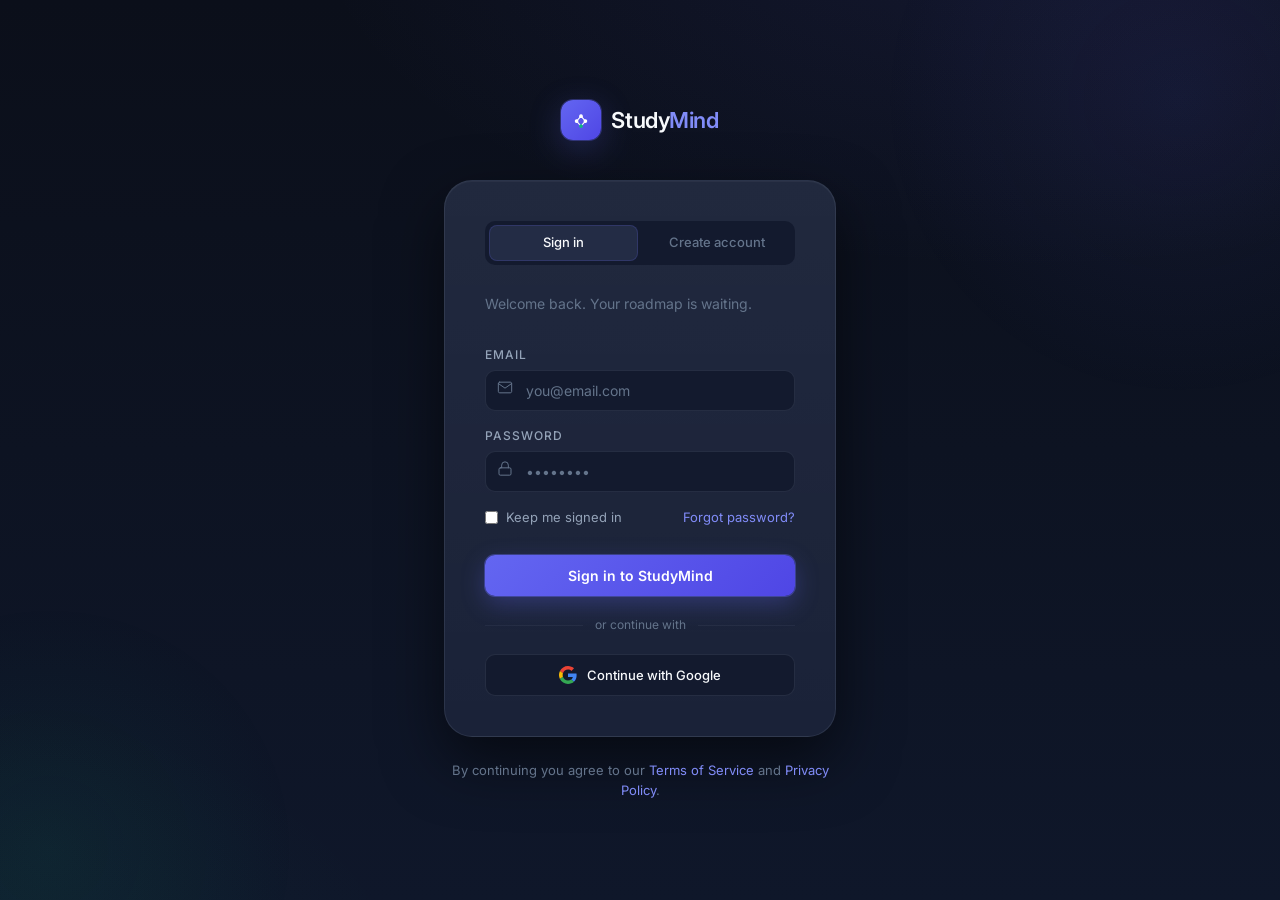
<file: index.html>
<!DOCTYPE html>
<html lang="pt-BR">
<head>
  <meta charset="utf-8"/>
  <meta name="viewport" content="width=device-width, initial-scale=1.0"/>
  <title>StudyMind — Dashboard</title>
  <link rel="stylesheet" href="css/base.css"/>
  <link rel="stylesheet" href="css/responsive.css"/>
</head>
<body>
<div id="app" class="app"></div>
<div id="toast-container"></div>

<script src="js/api.js"></script>
<script src="js/auth.js"></script>
<script src="js/shared.js"></script>
<script>
checkAuth();

// ── Render ───────────────────────────────────────────────────
// ── Dashboard data ──────────────────────────────────────────
let _dashData   = null;
let _recomData  = null;

function render() {
  const s = State;
  const pending = s.tasks.filter(t => t.status !== 'CONCLUIDA' && t.status !== 'CANCELADA').length;

  // Stats from dashboard API or fallback
  const totalRespostas   = _dashData ? _dashData.totalRespostas   : '—';
  const taxaAcerto       = _dashData ? Math.round(_dashData.taxaAcertoGeral * 100) + '%' : '—%';
  const fraco            = _dashData && _dashData.topicosMaisFracos && _dashData.topicosMaisFracos[0]
                             ? _dashData.topicosMaisFracos[0] : null;
  const fracoNome        = fraco ? (fraco.topicoNome || fraco.nome || 'N/A') : '—';
  const fracoMateria     = fraco ? (fraco.materiaNome || '') : '';
  const fracoTaxa        = fraco ? Math.round((fraco.taxaAcerto || 0) * 100) + '%' : '—';

  // AI insights from recommendation API or fallback
  const motivacional = _recomData ? _recomData.mensagemMotivacional : '';
  const dicas = _recomData && _recomData.dicasPraticas ? _recomData.dicasPraticas : [];
  const prioritarios = _recomData && _recomData.topicosPrioritarios ? _recomData.topicosPrioritarios : [];

  const aiInsights = [];
  if (motivacional) {
    aiInsights.push({ ico:'sparkles', text: motivacional, meta:'StudyMind AI · Motivação' });
  }
  prioritarios.slice(0, 2).forEach(t => {
    aiInsights.push({ ico:'alert', text: `Priorize: ${t.topicoNome || t.nome} (${t.materiaNome || ''})`, meta:'Tópico prioritário' });
  });
  dicas.slice(0, 3 - aiInsights.length).forEach(d => {
    aiInsights.push({ ico:'zap', text: d, meta:'Dica prática · StudyMind AI' });
  });
  // Fallback if no AI data
  if (!aiInsights.length) {
    aiInsights.push(
      { ico:'alert',      text:'Focus on your weakest topics to boost accuracy.', meta:'StudyMind AI' },
      { ico:'rotate-ccw', text:'Keep your study streak going — consistency is key.', meta:'StudyMind AI' },
      { ico:'zap',        text:'Review completed tasks to consolidate learning.',   meta:'StudyMind AI' }
    );
  }

  document.getElementById('app').innerHTML = `
    ${buildSidebar('dashboard')}
    <div>
      ${buildTopbar('Workspace','Dashboard')}
      <main class="main page-enter">

        <!-- HERO -->
        <section class="hero">
          <div class="hero-inner">
            <div>
              <span class="hero-eyebrow">${icon('sparkles',12)} AI-powered personalized learning</span>
              <h1 class="hero-title">Your <b>Study Roadmap</b></h1>
              <p class="hero-sub">Today's plan is calibrated to your weakest topics. Stay on the path — keep your streak alive!</p>
              <div class="row" style="gap:10px;margin-top:24px">
                <button class="btn btn--primary" onclick="showToast('Session started!')">
                  ${icon('play',14)} Start today's session
                </button>
                <a href="pages/roadmap.html" class="btn btn--secondary">
                  ${icon('route',14)} View full roadmap
                </a>
              </div>
            </div>
            <div class="hero-today-card">
              <div class="hero-today-label">${icon('sparkles',12)} Generated for today</div>
              <div style="font-size:14px;color:var(--fg-1);font-weight:500;margin-bottom:4px">${pending} pending tasks</div>
              <div style="font-size:12px;color:var(--fg-3);margin-bottom:14px">Based on your performance data</div>
              ${s.tasks.slice(0,3).map(t => `
                <div class="hero-task-row">
                  <span class="htdot htdot--ind"></span>
                  <span style="flex:1;color:var(--fg-1)">${t.descricao || t.titulo || '—'}</span>
                  <span style="font-family:var(--font-mono);font-size:11px;color:var(--fg-4)">${t.tipo || ''}</span>
                </div>`).join('')}
            </div>
          </div>
        </section>

        <!-- STATS -->
        <section class="section">
          <div class="grid-stats">
            <div class="card stat card--hover">
              <div class="stat__head">
                <div class="stat__icon stat__icon--em">${icon('check-circle',16)}</div>
              </div>
              <div class="stat__label">Total respostas</div>
              <div class="stat__value">${totalRespostas}</div>
              <div class="stat__sub">Todas as matérias</div>
            </div>
            <div class="card stat card--hover">
              <div class="stat__head">
                <div class="stat__icon">${icon('target',16)}</div>
              </div>
              <div class="stat__label">Taxa de acerto</div>
              <div class="stat__value">${taxaAcerto}</div>
              <div class="stat__sub">Média geral</div>
            </div>
            <div class="card stat card--hover">
              <div class="stat__head">
                <div class="stat__icon stat__icon--am">${icon('check-square',16)}</div>
              </div>
              <div class="stat__label">Tarefas pendentes</div>
              <div class="stat__value">${pending}</div>
              <div class="stat__sub">${s.tasks.length} total</div>
            </div>
            <div class="card stat card--hover">
              <div class="stat__head">
                <div class="stat__icon stat__icon--rs">${icon('alert',16)}</div>
              </div>
              <div class="stat__label">Tópico mais fraco</div>
              <div class="stat__value" style="font-size:${fracoNome.length > 6 ? '16px' : '22px'}">${fracoNome}</div>
              <div class="stat__sub">${fracoMateria} · ${fracoTaxa} acerto</div>
            </div>
          </div>
        </section>

        <!-- ROADMAP PREVIEW -->
        <section class="section">
          <div class="card card--padded">
            <div class="card__header">
              <div>
                <div class="card__title">${icon('route',16)} Roadmap progress</div>
                <div class="card__sub">By subject · ENEM 2026 prep</div>
              </div>
              <a href="pages/roadmap.html" class="btn btn--ghost btn--sm">View all ${icon('arrow-right',12)}</a>
            </div>
            ${buildRoadmapRows(s.subjects.length ? s.subjects : State.roadmap.map((r,i) => ({
              id:i, name:r.subject, color:'#6366F1', color2:'#818CF8',
              init:r.subject[0], accuracy:r.pct, status:'track', topic:r.current, pct:r.pct
            })))}
          </div>
        </section>

        <!-- PERF + BREAKDOWN -->
        <section class="section">
          <div class="grid-2">
            <div class="card card--padded">
              <div class="card__header">
                <div>
                  <div class="card__title">${icon('trending',16)} Performance over time</div>
                  <div class="card__sub">Last 7 days · accuracy & daily target completion</div>
                </div>
                <div class="row">
                  <button class="btn btn--secondary btn--sm">7d</button>
                  <button class="btn btn--ghost btn--sm">30d</button>
                  <button class="btn btn--ghost btn--sm">90d</button>
                </div>
              </div>
              <div style="height:220px;margin-top:8px">${buildPerfChart(s.performance.labels, s.performance.accuracy, s.performance.tasks)}</div>
              <div style="display:flex;gap:16px;margin-top:12px;padding-top:12px;border-top:1px solid var(--border-1)">
                <div style="display:flex;align-items:center;gap:6px;font-size:12px;color:var(--fg-3)"><span style="width:10px;height:10px;border-radius:3px;background:#818CF8;display:inline-block"></span>Accuracy %</div>
                <div style="display:flex;align-items:center;gap:6px;font-size:12px;color:var(--fg-3)"><span style="width:10px;height:10px;border-radius:3px;background:#34D399;display:inline-block"></span>Daily target %</div>
              </div>
            </div>
            <div class="card card--padded">
              <div class="card__header">
                <div>
                  <div class="card__title">${icon('bar-chart',16)} Accuracy by subject</div>
                  <div class="card__sub">Based on diagnostics</div>
                </div>
              </div>
              <div style="display:flex;flex-direction:column;gap:10px">${buildSubjectBreakdown(s.subjects)}</div>
            </div>
          </div>
        </section>

        <!-- TASKS + AI -->
        <section class="section">
          <div class="grid-2">
            <div class="card card--padded">
              <div class="card__header">
                <div>
                  <div class="card__title">${icon('check-square',16)} Today's tasks</div>
                  <div class="card__sub">${pending} pending · ${s.tasks.filter(t=>t.status==='CONCLUIDA').length} done</div>
                </div>
                <a href="pages/tasks.html" class="btn btn--secondary btn--sm">${icon('arrow-right',12)} See all</a>
              </div>
              <div id="task-list"></div>
            </div>
            <div class="card ai-panel card--padded">
              <div class="card__header">
                <div>
                  <div class="card__title" style="color:var(--fg-1)">${icon('sparkles',16)} AI insights</div>
                  <div class="card__sub">Generated from your performance data</div>
                </div>
                <button class="btn btn--ghost btn--sm" onclick="loadAI()">Refresh ${icon('refresh-cw',12)}</button>
              </div>
              <div id="ai-panel-content">
                ${aiInsights.map(m => `
                  <div class="ai-msg">
                    <div class="ai-msg__icon">${icon(m.ico,14)}</div>
                    <div class="ai-msg__body">
                      <div class="ai-msg__text">${m.text}</div>
                      <div class="ai-msg__meta"><b>StudyMind AI</b> · ${m.meta}</div>
                    </div>
                  </div>`).join('')}
              </div>
            </div>
          </div>
        </section>

        ${buildTechStrip()}
      </main>
    </div>`;

  renderTasks();
}

function renderTasks() {
  const tasks = State.tasks.slice(0, 5);
  const el = document.getElementById('task-list');
  if (!el) return;
  if (!tasks.length) {
    el.innerHTML = `<div class="empty-state">${icon('check-square',32)}<p>Nenhuma tarefa encontrada</p></div>`;
    return;
  }
  el.innerHTML = tasks.map(t => {
    const done = t.status === 'CONCLUIDA';
    return `
    <div class="task${done ? ' task--done':''}" onclick="toggleTask(${t.id})">
      <div class="task__check">${icon('check',10)}</div>
      <div>
        <div class="task__title">${t.descricao || t.titulo || '—'}</div>
        <div class="task__sub">${t.tipo || ''} · ${t.topicoNome || ''}</div>
      </div>
      <span class="badge badge--muted">${t.tipo || ''}</span>
      <div class="task__time">${t.prazo ? t.prazo.slice(0,10) : '—'}</div>
    </div>`;
  }).join('');
}

async function toggleTask(id) {
  const t = State.tasks.find(t => t.id === id);
  if (!t) return;
  const newStatus = t.status === 'CONCLUIDA' ? 'PENDENTE' : 'CONCLUIDA';
  try {
    await apiPut(`/tarefas/${id}`, { ...t, status: newStatus });
    t.status = newStatus;
    showToast(newStatus === 'CONCLUIDA' ? 'Task completed!' : 'Task reopened');
    renderTasks();
  } catch(err) { handleApiError(err); }
}

async function loadAI() {
  const uid = getUsuarioId();
  if (!uid) return;
  try {
    _recomData = await apiGet(`/recomendacao/usuario/${uid}`);
    render();
  } catch(err) { handleApiError(err); }
}

async function loadDashboard() {
  const uid = getUsuarioId();
  if (!uid) return;
  try {
    [_dashData] = await Promise.allSettled([
      apiGet(`/dashboard/usuario/${uid}`),
    ]).then(r => r.map(x => x.status === 'fulfilled' ? x.value : null));
  } catch { _dashData = null; }
}

async function loadTasks() {
  const uid = getUsuarioId();
  if (!uid) return;
  try {
    const data = await apiGet(`/tarefas/usuario/${uid}`);
    State.tasks = Array.isArray(data) ? data : [];
  } catch(err) { handleApiError(err); }
}

async function loadSubjects() {
  try {
    const data = await apiGet('/materias');
    State.subjects = Array.isArray(data)
      ? data.filter(m => m.ativa !== false).map(materiaToSubject)
      : [];
  } catch { State.subjects = []; }
}

async function init() {
  await Promise.all([loadDashboard(), loadTasks(), loadSubjects()]);
  // Load AI in parallel without blocking render
  apiGet(`/recomendacao/usuario/${getUsuarioId()}`).then(d => { _recomData = d; }).catch(() => {});
  render();
  initDrawer();
}

init();
</script>

<style>
.hero {
  border-radius: var(--r-3xl); padding: 32px; position: relative; overflow: hidden;
  border: 1px solid rgba(99,102,241,0.18);
  background: radial-gradient(600px 300px at 100% 0%, rgba(99,102,241,0.18), transparent 60%),
              radial-gradient(500px 280px at 0% 100%, rgba(16,185,129,0.10), transparent 60%),
              linear-gradient(180deg,#141B33 0%,#0F1626 100%);
  box-shadow: var(--shadow-lg), var(--inner-card);
}
.hero::after {
  content:""; position:absolute; inset:0;
  background-image: var(--pattern-dots); background-size: var(--pattern-dots-size);
  opacity:0.5; pointer-events:none;
  mask-image: radial-gradient(ellipse at top right, black 0%, transparent 70%);
}
.hero-inner { position:relative; z-index:1; display:grid; grid-template-columns:1.4fr 1fr; gap:32px; align-items:center; }
.hero-eyebrow {
  display:inline-flex; align-items:center; gap:8px;
  font-size:12px; font-weight:500; color:var(--indigo-200);
  background:rgba(99,102,241,0.12); border:1px solid rgba(99,102,241,0.25);
  padding:6px 12px; border-radius:var(--r-pill); margin-bottom:16px;
}
.hero-eyebrow .icon { width:12px; height:12px; }
.hero-title { font-size:38px; font-weight:600; letter-spacing:-0.025em; color:var(--fg-1); line-height:1.1; margin:0 0 12px; }
.hero-title b { background:linear-gradient(135deg,#818CF8 0%,#34D399 100%); -webkit-background-clip:text; background-clip:text; color:transparent; }
.hero-sub { font-size:15px; color:var(--fg-3); max-width:500px; }
.hero-today-card {
  background:rgba(11,15,26,0.55); backdrop-filter:blur(12px);
  border:1px solid var(--border-2); border-radius:var(--r-xl); padding:18px; position:relative;
}
.hero-today-label { display:flex; align-items:center; gap:8px; font-size:11px; font-weight:600; letter-spacing:0.1em; text-transform:uppercase; color:var(--indigo-400); margin-bottom:12px; }
.hero-today-label .icon { width:12px; height:12px; }
.hero-task-row { display:flex; align-items:center; gap:10px; padding:10px 12px; border-radius:10px; background:rgba(255,255,255,0.02); border:1px solid var(--border-1); font-size:13px; margin-bottom:6px; }
.hero-task-row:last-child { margin-bottom:0; }
.htdot { width:6px; height:6px; border-radius:50%; flex-shrink:0; }
.htdot--ind { background:var(--indigo-500); box-shadow:0 0 8px var(--indigo-glow); }
.htdot--em  { background:var(--emerald-500); box-shadow:0 0 8px var(--emerald-glow); }
</style>
</body>
</html>
</file>
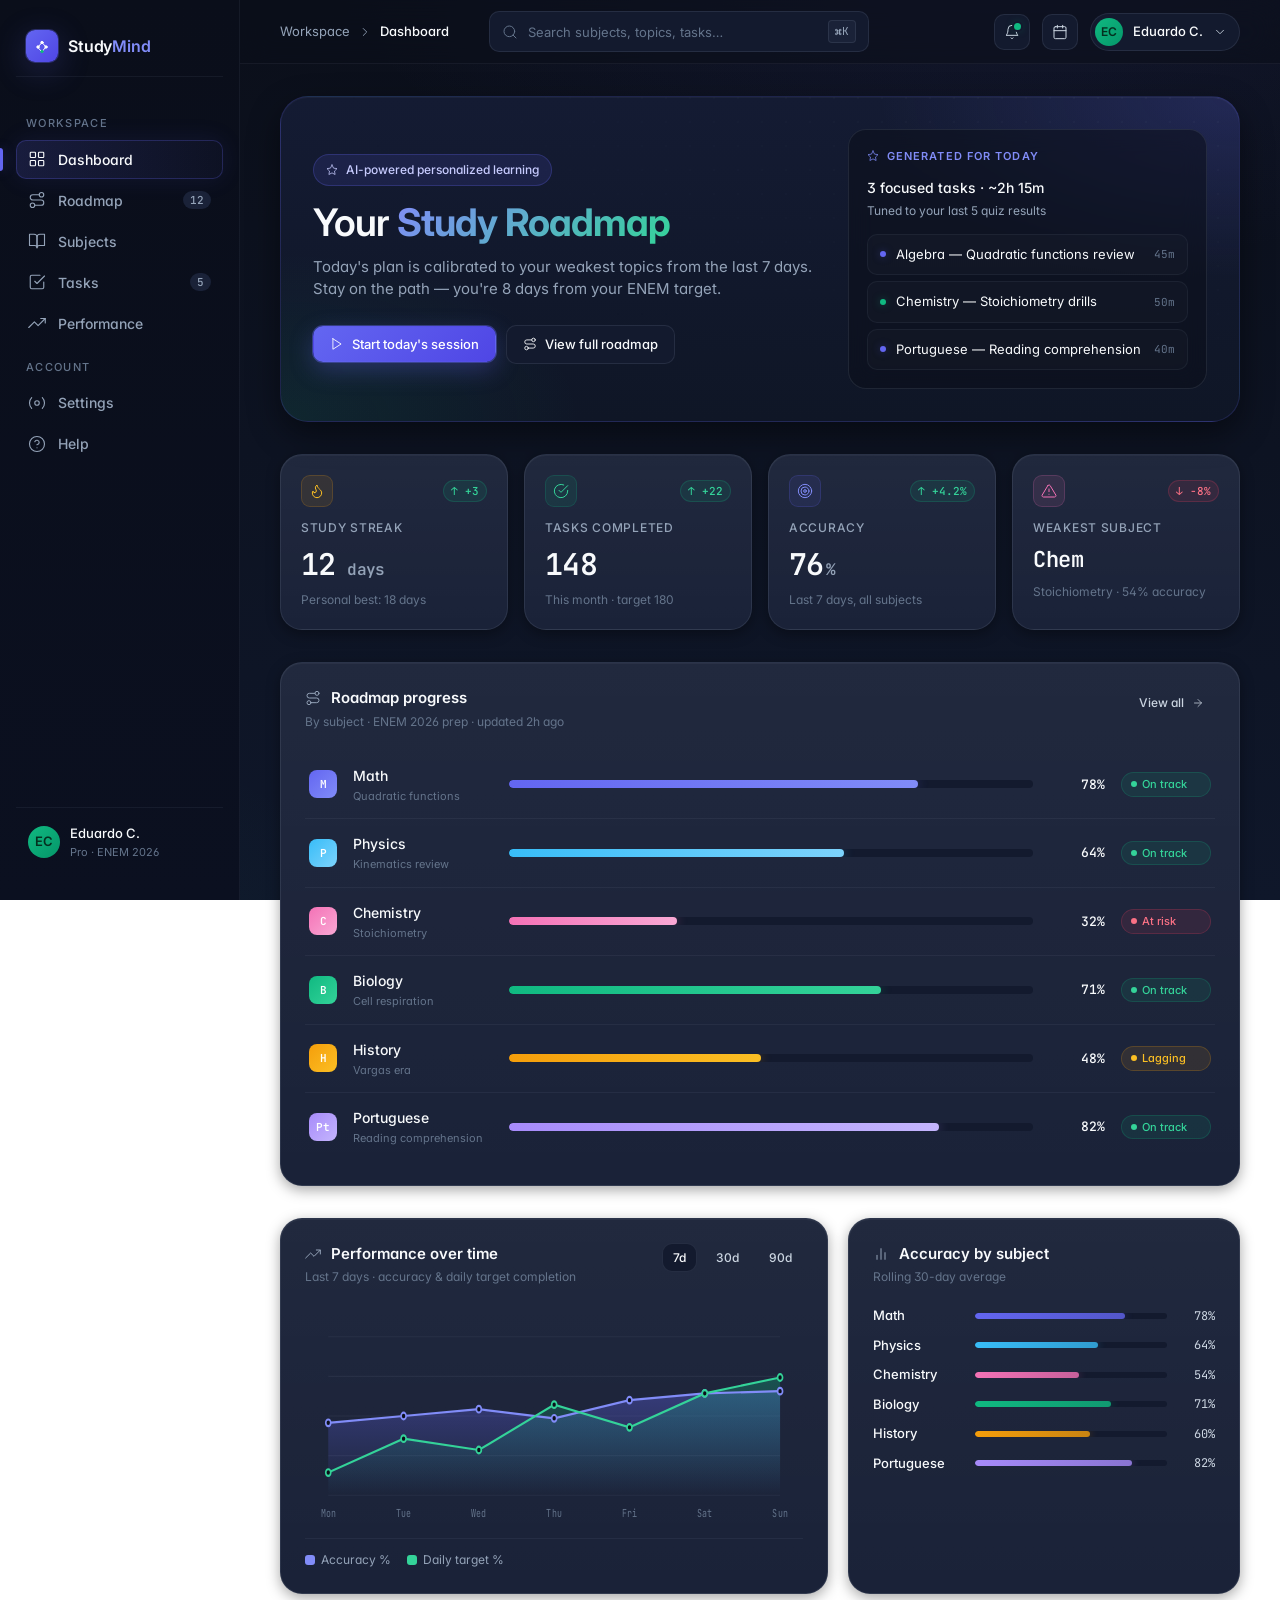
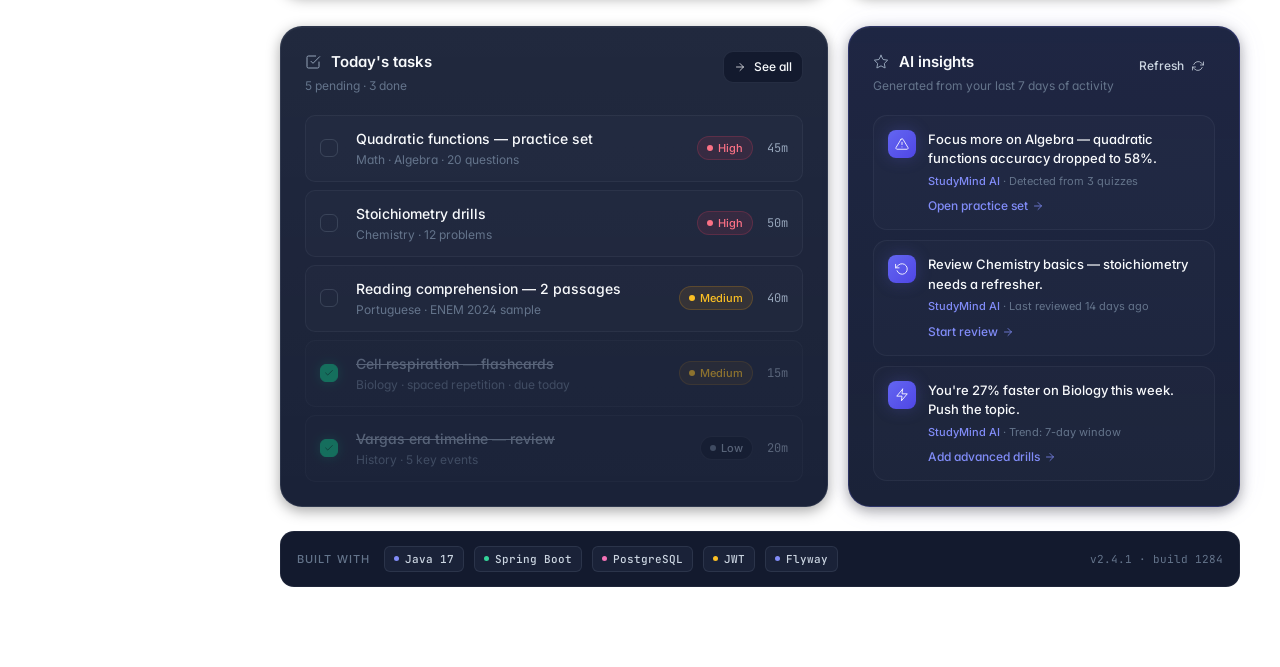
<file: studymind-frontend/index.html>
<!DOCTYPE html>
<html lang="pt-BR">
<head>
  <meta charset="utf-8"/>
  <meta name="viewport" content="width=1280"/>
  <title>StudyMind — Dashboard</title>
  <link rel="stylesheet" href="css/base.css"/>
</head>
<body>
<div id="app" class="app"></div>
<div id="toast-container"></div>

<script src="js/shared.js"></script>
<script>
// ── Render ───────────────────────────────────────────────────
function render() {
  const s = State;
  const pending = s.tasks.filter(t => !t.done).length;

  document.getElementById('app').innerHTML = `
    ${buildSidebar('dashboard')}
    <div>
      ${buildTopbar('Workspace','Dashboard')}
      <main class="main page-enter">

        <!-- HERO -->
        <section class="hero">
          <div class="hero-inner">
            <div>
              <span class="hero-eyebrow">${icon('sparkles',12)} AI-powered personalized learning</span>
              <h1 class="hero-title">Your <b>Study Roadmap</b></h1>
              <p class="hero-sub">Today's plan is calibrated to your weakest topics from the last 7 days. Stay on the path — you're 8 days from your ENEM target.</p>
              <div class="row" style="gap:10px;margin-top:24px">
                <button class="btn btn--primary" onclick="showToast('Session started!')">
                  ${icon('play',14)} Start today's session
                </button>
                <a href="pages/roadmap.html" class="btn btn--secondary">
                  ${icon('route',14)} View full roadmap
                </a>
              </div>
            </div>
            <div class="hero-today-card">
              <div class="hero-today-label">${icon('sparkles',12)} Generated for today</div>
              <div style="font-size:14px;color:var(--fg-1);font-weight:500;margin-bottom:4px">3 focused tasks · ~2h 15m</div>
              <div style="font-size:12px;color:var(--fg-3);margin-bottom:14px">Tuned to your last 5 quiz results</div>
              ${['Algebra — Quadratic functions review|45m|ind','Chemistry — Stoichiometry drills|50m|em','Portuguese — Reading comprehension|40m|ind']
                .map(r => { const [t,m,c] = r.split('|'); return `<div class="hero-task-row"><span class="htdot htdot--${c}"></span><span style="flex:1;color:var(--fg-1)">${t}</span><span style="font-family:var(--font-mono);font-size:11px;color:var(--fg-4)">${m}</span></div>`; }).join('')}
            </div>
          </div>
        </section>

        <!-- STATS -->
        <section class="section">
          <div class="grid-stats">
            <div class="card stat card--hover">
              <div class="stat__head">
                <div class="stat__icon stat__icon--am">${icon('flame',16)}</div>
                <span class="stat__delta">↑ +3</span>
              </div>
              <div class="stat__label">Study streak</div>
              <div class="stat__value">12<span class="stat__value-unit"> days</span></div>
              <div class="stat__sub">Personal best: 18 days</div>
            </div>
            <div class="card stat card--hover">
              <div class="stat__head">
                <div class="stat__icon stat__icon--em">${icon('check-circle',16)}</div>
                <span class="stat__delta">↑ +22</span>
              </div>
              <div class="stat__label">Tasks completed</div>
              <div class="stat__value">148</div>
              <div class="stat__sub">This month · target 180</div>
            </div>
            <div class="card stat card--hover">
              <div class="stat__head">
                <div class="stat__icon">${icon('target',16)}</div>
                <span class="stat__delta">↑ +4.2%</span>
              </div>
              <div class="stat__label">Accuracy</div>
              <div class="stat__value">76<span class="stat__value-unit">%</span></div>
              <div class="stat__sub">Last 7 days, all subjects</div>
            </div>
            <div class="card stat card--hover">
              <div class="stat__head">
                <div class="stat__icon stat__icon--rs">${icon('alert',16)}</div>
                <span class="stat__delta stat__delta--down">↓ -8%</span>
              </div>
              <div class="stat__label">Weakest subject</div>
              <div class="stat__value" style="font-size:22px">Chem</div>
              <div class="stat__sub">Stoichiometry · 54% accuracy</div>
            </div>
          </div>
        </section>

        <!-- ROADMAP PREVIEW -->
        <section class="section">
          <div class="card card--padded">
            <div class="card__header">
              <div>
                <div class="card__title">${icon('route',16)} Roadmap progress</div>
                <div class="card__sub">By subject · ENEM 2026 prep · updated 2h ago</div>
              </div>
              <a href="pages/roadmap.html" class="btn btn--ghost btn--sm">View all ${icon('arrow-right',12)}</a>
            </div>
            ${buildRoadmapRows(s.subjects)}
          </div>
        </section>

        <!-- PERF + BREAKDOWN -->
        <section class="section">
          <div class="grid-2">
            <div class="card card--padded">
              <div class="card__header">
                <div>
                  <div class="card__title">${icon('trending',16)} Performance over time</div>
                  <div class="card__sub">Last 7 days · accuracy & daily target completion</div>
                </div>
                <div class="row">
                  <button class="btn btn--secondary btn--sm">7d</button>
                  <button class="btn btn--ghost btn--sm">30d</button>
                  <button class="btn btn--ghost btn--sm">90d</button>
                </div>
              </div>
              <div style="height:220px;margin-top:8px">${buildPerfChart(s.performance.labels, s.performance.accuracy, s.performance.tasks)}</div>
              <div style="display:flex;gap:16px;margin-top:12px;padding-top:12px;border-top:1px solid var(--border-1)">
                <div style="display:flex;align-items:center;gap:6px;font-size:12px;color:var(--fg-3)"><span style="width:10px;height:10px;border-radius:3px;background:#818CF8;display:inline-block"></span>Accuracy %</div>
                <div style="display:flex;align-items:center;gap:6px;font-size:12px;color:var(--fg-3)"><span style="width:10px;height:10px;border-radius:3px;background:#34D399;display:inline-block"></span>Daily target %</div>
              </div>
            </div>
            <div class="card card--padded">
              <div class="card__header">
                <div>
                  <div class="card__title">${icon('bar-chart',16)} Accuracy by subject</div>
                  <div class="card__sub">Rolling 30-day average</div>
                </div>
              </div>
              <div style="display:flex;flex-direction:column;gap:10px">${buildSubjectBreakdown(s.subjects)}</div>
            </div>
          </div>
        </section>

        <!-- TASKS + AI -->
        <section class="section">
          <div class="grid-2">
            <div class="card card--padded">
              <div class="card__header">
                <div>
                  <div class="card__title">${icon('check-square',16)} Today's tasks</div>
                  <div class="card__sub">${pending} pending · ${s.tasks.length - pending} done</div>
                </div>
                <a href="pages/tasks.html" class="btn btn--secondary btn--sm">${icon('arrow-right',12)} See all</a>
              </div>
              <div id="task-list"></div>
            </div>
            <div class="card ai-panel card--padded">
              <div class="card__header">
                <div>
                  <div class="card__title" style="color:var(--fg-1)">${icon('sparkles',16)} AI insights</div>
                  <div class="card__sub">Generated from your last 7 days of activity</div>
                </div>
                <button class="btn btn--ghost btn--sm" onclick="showToast('Insights refreshed!')">Refresh ${icon('refresh-cw',12)}</button>
              </div>
              ${[
                { ico:'alert', text:'Focus more on Algebra — quadratic functions accuracy dropped to 58%.', meta:'Detected from 3 quizzes', action:'Open practice set' },
                { ico:'rotate-ccw', text:'Review Chemistry basics — stoichiometry needs a refresher.', meta:'Last reviewed 14 days ago', action:'Start review' },
                { ico:'zap', text:"You're 27% faster on Biology this week. Push the topic.", meta:'Trend: 7-day window', action:'Add advanced drills' },
              ].map(m => `
                <div class="ai-msg">
                  <div class="ai-msg__icon">${icon(m.ico,14)}</div>
                  <div class="ai-msg__body">
                    <div class="ai-msg__text">${m.text}</div>
                    <div class="ai-msg__meta"><b>StudyMind AI</b> · ${m.meta}</div>
                    <a class="ai-msg__action" onclick="showToast('Opening: ${m.action}')">${m.action} ${icon('arrow-right',12)}</a>
                  </div>
                </div>`).join('')}
            </div>
          </div>
        </section>

        ${buildTechStrip()}
      </main>
    </div>`;

  renderTasks();
}

function renderTasks() {
  const pLabel = { high:'High', med:'Medium', low:'Low' };
  const tasks = State.tasks.slice(0, 5);
  document.getElementById('task-list').innerHTML = tasks.map(t => `
    <div class="task${t.done ? ' task--done':''}" onclick="toggleTask(${t.id})">
      <div class="task__check">${icon('check',10)}</div>
      <div>
        <div class="task__title">${t.title}</div>
        <div class="task__sub">${t.sub}</div>
      </div>
      <span class="badge badge--${t.priority === 'high' ? 'rose' : t.priority === 'med' ? 'amber' : 'muted'}">${pLabel[t.priority]}</span>
      <div class="task__time">${t.time}</div>
    </div>`).join('');
}

function toggleTask(id) {
  const t = State.tasks.find(t => t.id === id);
  if (t) {
    t.done = !t.done;
    showToast(t.done ? 'Task completed!' : 'Task reopened');
    renderTasks();
  }
}

render();
</script>

<style>
.hero {
  border-radius: var(--r-3xl); padding: 32px; position: relative; overflow: hidden;
  border: 1px solid rgba(99,102,241,0.18);
  background: radial-gradient(600px 300px at 100% 0%, rgba(99,102,241,0.18), transparent 60%),
              radial-gradient(500px 280px at 0% 100%, rgba(16,185,129,0.10), transparent 60%),
              linear-gradient(180deg,#141B33 0%,#0F1626 100%);
  box-shadow: var(--shadow-lg), var(--inner-card);
}
.hero::after {
  content:""; position:absolute; inset:0;
  background-image: var(--pattern-dots); background-size: var(--pattern-dots-size);
  opacity:0.5; pointer-events:none;
  mask-image: radial-gradient(ellipse at top right, black 0%, transparent 70%);
}
.hero-inner { position:relative; z-index:1; display:grid; grid-template-columns:1.4fr 1fr; gap:32px; align-items:center; }
.hero-eyebrow {
  display:inline-flex; align-items:center; gap:8px;
  font-size:12px; font-weight:500; color:var(--indigo-200);
  background:rgba(99,102,241,0.12); border:1px solid rgba(99,102,241,0.25);
  padding:6px 12px; border-radius:var(--r-pill); margin-bottom:16px;
}
.hero-eyebrow .icon { width:12px; height:12px; }
.hero-title { font-size:38px; font-weight:600; letter-spacing:-0.025em; color:var(--fg-1); line-height:1.1; margin:0 0 12px; }
.hero-title b { background:linear-gradient(135deg,#818CF8 0%,#34D399 100%); -webkit-background-clip:text; background-clip:text; color:transparent; }
.hero-sub { font-size:15px; color:var(--fg-3); max-width:500px; }
.hero-today-card {
  background:rgba(11,15,26,0.55); backdrop-filter:blur(12px);
  border:1px solid var(--border-2); border-radius:var(--r-xl); padding:18px; position:relative;
}
.hero-today-label { display:flex; align-items:center; gap:8px; font-size:11px; font-weight:600; letter-spacing:0.1em; text-transform:uppercase; color:var(--indigo-400); margin-bottom:12px; }
.hero-today-label .icon { width:12px; height:12px; }
.hero-task-row { display:flex; align-items:center; gap:10px; padding:10px 12px; border-radius:10px; background:rgba(255,255,255,0.02); border:1px solid var(--border-1); font-size:13px; margin-bottom:6px; }
.hero-task-row:last-child { margin-bottom:0; }
.htdot { width:6px; height:6px; border-radius:50%; flex-shrink:0; }
.htdot--ind { background:var(--indigo-500); box-shadow:0 0 8px var(--indigo-glow); }
.htdot--em  { background:var(--emerald-500); box-shadow:0 0 8px var(--emerald-glow); }
</style>
</body>
</html>
</file>
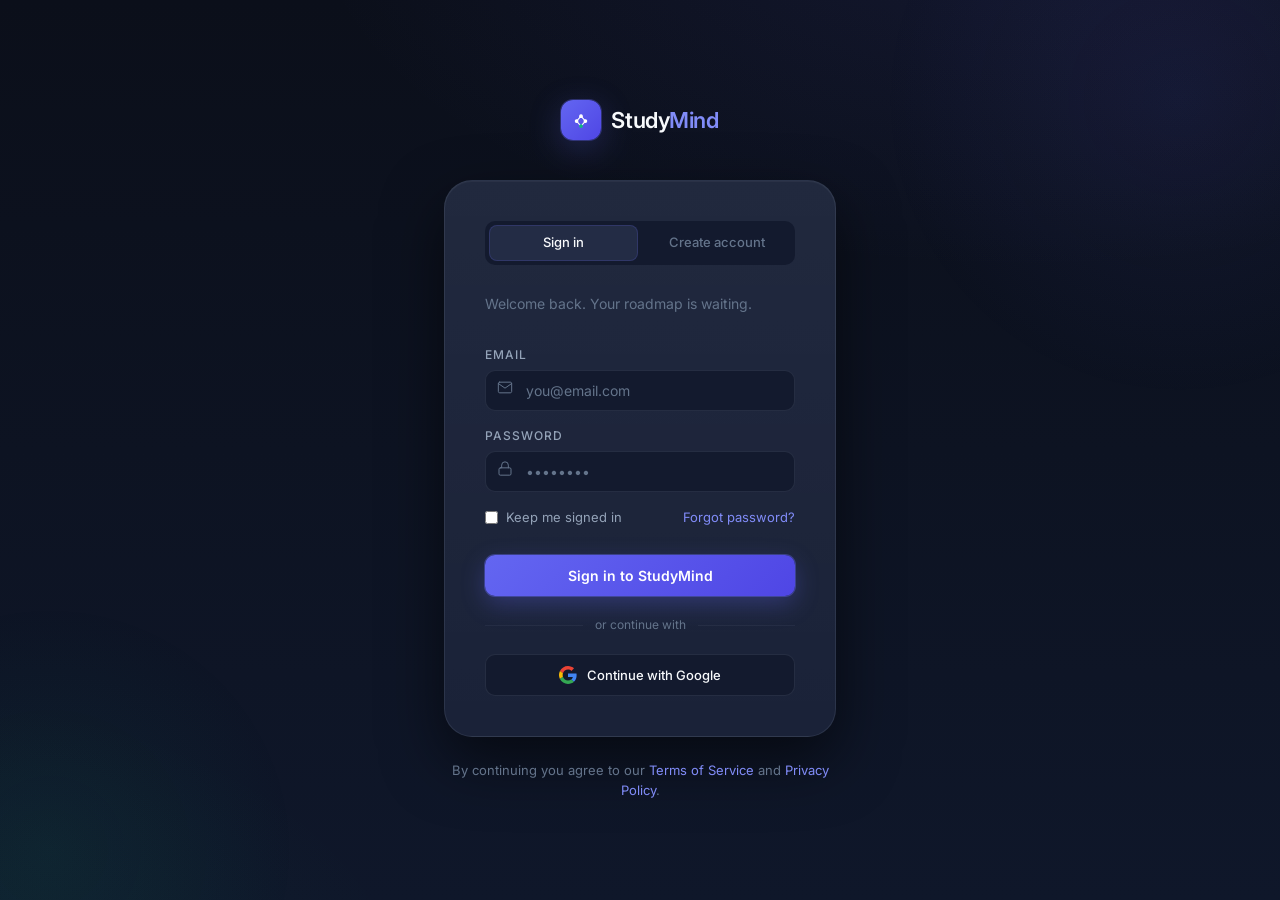
<file: pages/login.html>
<!DOCTYPE html>
<html lang="pt-BR">
<head>
  <meta charset="utf-8"/>
  <meta name="viewport" content="width=device-width, initial-scale=1"/>
  <title>StudyMind — Login</title>
  <link rel="stylesheet" href="../css/tokens.css"/>
  <style>
    *, *::before, *::after { box-sizing: border-box; margin: 0; padding: 0; }
    html, body {
      min-height: 100vh;
      background: var(--grad-page);
      background-attachment: fixed;
      font-family: var(--font-sans);
      font-size: 14px;
      line-height: 1.5;
      color: var(--fg-2);
      -webkit-font-smoothing: antialiased;
      display: flex; align-items: center; justify-content: center;
    }

    .auth-wrap {
      width: 100%; max-width: 440px;
      padding: 24px;
      animation: fadeUp 400ms var(--ease-out) both;
    }
    @keyframes fadeUp { from { opacity:0; transform:translateY(16px); } to { opacity:1; transform:translateY(0); } }

    /* logo */
    .auth-logo {
      display: flex; align-items: center; gap: 10px;
      justify-content: center;
      margin-bottom: 40px;
    }
    .auth-logo-mark {
      width: 40px; height: 40px; border-radius: 12px;
      background: linear-gradient(135deg, #6366F1, #4F46E5);
      display: grid; place-items: center;
      box-shadow: 0 0 0 1px rgba(99,102,241,0.35), 0 8px 32px rgba(99,102,241,0.25);
    }
    .auth-logo-text { font-size: 22px; font-weight: 600; color: var(--fg-1); letter-spacing: -0.02em; }
    .auth-logo-text span { color: #818CF8; }

    /* card */
    .auth-card {
      background: var(--bg-4);
      background-image: linear-gradient(180deg, rgba(255,255,255,0.03) 0%, rgba(255,255,255,0) 100%);
      border: 1px solid var(--border-2);
      border-radius: var(--r-3xl);
      padding: 40px;
      box-shadow: 0 24px 60px rgba(0,0,0,0.55), inset 0 1px 0 rgba(255,255,255,0.04);
    }
    .auth-heading { font-size: 24px; font-weight: 600; color: var(--fg-1); letter-spacing: -0.02em; margin-bottom: 6px; }
    .auth-sub     { font-size: 14px; color: var(--fg-4); margin-bottom: 32px; }

    /* tabs */
    .auth-tabs {
      display: grid; grid-template-columns: 1fr 1fr;
      background: var(--bg-3); border-radius: 10px;
      padding: 4px; gap: 4px;
      margin-bottom: 28px;
    }
    .auth-tab {
      padding: 8px; border-radius: 8px;
      font-size: 13px; font-weight: 500;
      cursor: pointer; text-align: center;
      color: var(--fg-4);
      transition: all 200ms cubic-bezier(0.22,1,0.36,1);
      user-select: none;
    }
    .auth-tab.active { background: var(--bg-5); color: var(--fg-1); box-shadow: inset 0 0 0 1px rgba(99,102,241,0.20); }

    /* form */
    .form-group { display: flex; flex-direction: column; gap: 6px; margin-bottom: 16px; }
    .form-label { font-size: 12px; font-weight: 500; color: var(--fg-3); letter-spacing: 0.08em; text-transform: uppercase; }
    .input-wrap { position: relative; }
    .input-icon { position: absolute; left: 12px; top: 50%; transform: translateY(-50%); color: var(--fg-4); pointer-events: none; }
    .input-icon svg { width: 16px; height: 16px; stroke: currentColor; fill: none; stroke-width: 1.5; stroke-linecap: round; stroke-linejoin: round; }
    .form-input {
      width: 100%; padding: 11px 14px 11px 40px;
      background: var(--bg-3); border: 1px solid var(--border-2);
      border-radius: 10px; color: var(--fg-1);
      font-size: 14px; font-family: inherit; outline: none;
      transition: all 200ms cubic-bezier(0.22,1,0.36,1);
    }
    .form-input::placeholder { color: var(--fg-4); }
    .form-input:focus { border-color: #6366F1; box-shadow: 0 0 0 3px rgba(99,102,241,0.18); }

    /* Fix browser autofill overriding background/text color */
    .form-input:-webkit-autofill,
    .form-input:-webkit-autofill:hover,
    .form-input:-webkit-autofill:focus,
    .form-input:-webkit-autofill:active {
      -webkit-box-shadow: 0 0 0 999px #131A2E inset !important;
      -webkit-text-fill-color: #F8FAFC !important;
      caret-color: #F8FAFC;
      border-color: var(--border-2);
      transition: background-color 9999s ease-in-out 0s;
    }
    .form-input:-webkit-autofill:focus {
      border-color: #6366F1 !important;
      -webkit-box-shadow: 0 0 0 999px #131A2E inset, 0 0 0 3px rgba(99,102,241,0.18) !important;
    }

    .form-hint { font-size: 12px; color: var(--fg-4); }

    .form-row { display: flex; justify-content: space-between; align-items: center; margin-bottom: 20px; }
    .remember { display: flex; align-items: center; gap: 8px; font-size: 13px; color: var(--fg-3); cursor: pointer; }
    .remember input[type="checkbox"] { accent-color: #6366F1; }
    .forgot { font-size: 13px; color: #818CF8; text-decoration: none; }
    .forgot:hover { color: #C7CBFE; }

    .btn-submit {
      width: 100%; padding: 12px;
      background: linear-gradient(135deg, #6366F1, #4F46E5);
      color: #fff; border: none; border-radius: 10px;
      font-size: 14px; font-weight: 600; font-family: inherit;
      cursor: pointer;
      box-shadow: 0 0 0 1px rgba(99,102,241,0.4), 0 8px 24px rgba(99,102,241,0.30);
      transition: all 200ms cubic-bezier(0.22,1,0.36,1);
      margin-top: 8px;
    }
    .btn-submit:hover { box-shadow: 0 0 0 1px rgba(99,102,241,0.5), 0 8px 32px rgba(99,102,241,0.45); }
    .btn-submit:active { transform: scale(0.99); }

    .divider-or {
      display: flex; align-items: center; gap: 12px;
      font-size: 12px; color: var(--fg-4);
      margin: 20px 0;
    }
    .divider-or::before, .divider-or::after {
      content:""; flex:1; height:1px; background: var(--border-1);
    }

    .btn-google {
      width: 100%; padding: 11px;
      background: var(--bg-3); color: var(--fg-1);
      border: 1px solid var(--border-2); border-radius: 10px;
      font-size: 13px; font-weight: 500; font-family: inherit;
      cursor: pointer; display: flex; align-items: center;
      justify-content: center; gap: 10px;
      transition: all 200ms cubic-bezier(0.22,1,0.36,1);
    }
    .btn-google:hover { background: var(--bg-5); border-color: var(--border-3); }

    /* footer */
    .auth-footer { text-align: center; margin-top: 24px; font-size: 13px; color: var(--fg-4); }
    .auth-footer a { color: #818CF8; text-decoration: none; }
    .auth-footer a:hover { color: #C7CBFE; }

    /* hidden */
    .tab-content { display: none; }
    .tab-content.active { display: block; }

    /* error */
    .form-error { font-size: 12px; color: #FB7185; margin-top: 4px; display: none; }
    .form-error.show { display: block; }

    /* strength bar */
    .strength-bar { display: flex; gap: 4px; margin-top: 8px; }
    .strength-bar span { flex:1; height:3px; border-radius:2px; background: var(--bg-5); transition: background 300ms; }
    .strength-text { font-size: 11px; color: var(--fg-4); margin-top: 4px; }

    /* bg glow */
    .bg-glow-1 { position: fixed; top: -200px; right: -200px; width: 600px; height: 600px; border-radius: 50%; background: radial-gradient(circle, rgba(99,102,241,0.08) 0%, transparent 70%); pointer-events: none; }
    .bg-glow-2 { position: fixed; bottom: -200px; left: -200px; width: 500px; height: 500px; border-radius: 50%; background: radial-gradient(circle, rgba(16,185,129,0.06) 0%, transparent 70%); pointer-events: none; }
  </style>
</head>
<body>
  <div class="bg-glow-1"></div>
  <div class="bg-glow-2"></div>

  <div class="auth-wrap">
    <div class="auth-logo">
      <div class="auth-logo-mark">
        <svg viewBox="0 0 40 40" width="22" height="22" fill="none">
          <g stroke="#fff" stroke-width="2" stroke-linecap="round" stroke-linejoin="round">
            <path d="M12 22 L20 13 L28 22 L20 31 Z"/>
            <circle cx="12" cy="22" r="2.4" fill="#fff"/>
            <circle cx="28" cy="22" r="2.4" fill="#fff"/>
            <circle cx="20" cy="13" r="2.4" fill="#fff"/>
            <circle cx="20" cy="31" r="2.4" fill="#10B981" stroke="#10B981"/>
          </g>
        </svg>
      </div>
      <div class="auth-logo-text">Study<span>Mind</span></div>
    </div>

    <div class="auth-card">
      <div class="auth-tabs">
        <div class="auth-tab active" data-tab="login">Sign in</div>
        <div class="auth-tab" data-tab="register">Create account</div>
      </div>

      <!-- LOGIN -->
      <div class="tab-content active" id="tab-login">
        <p class="auth-sub">Welcome back. Your roadmap is waiting.</p>
        <form id="login-form" novalidate>
          <div class="form-group">
            <label class="form-label">Email</label>
            <div class="input-wrap">
              <span class="input-icon"><svg viewBox="0 0 24 24"><path d="M4 4h16c1.1 0 2 .9 2 2v12c0 1.1-.9 2-2 2H4c-1.1 0-2-.9-2-2V6c0-1.1.9-2 2-2z"/><polyline points="22,6 12,13 2,6"/></svg></span>
              <input class="form-input" type="email" id="login-email" placeholder="you@email.com" autocomplete="email"/>
            </div>
            <span class="form-error" id="login-email-err">Enter a valid email address.</span>
          </div>
          <div class="form-group">
            <label class="form-label">Password</label>
            <div class="input-wrap">
              <span class="input-icon"><svg viewBox="0 0 24 24"><rect x="3" y="11" width="18" height="11" rx="2" ry="2"/><path d="M7 11V7a5 5 0 0 1 10 0v4"/></svg></span>
              <input class="form-input" type="password" id="login-pass" placeholder="••••••••" autocomplete="current-password"/>
            </div>
            <span class="form-error" id="login-pass-err">Password is required.</span>
          </div>
          <div class="form-row">
            <label class="remember"><input type="checkbox"/> Keep me signed in</label>
            <a href="#" class="forgot">Forgot password?</a>
          </div>
          <button type="submit" class="btn-submit">Sign in to StudyMind</button>
        </form>
        <div class="divider-or">or continue with</div>
        <button class="btn-google">
          <svg width="18" height="18" viewBox="0 0 48 48"><path fill="#EA4335" d="M24 9.5c3.54 0 6.71 1.22 9.21 3.6l6.85-6.85C35.9 2.38 30.47 0 24 0 14.62 0 6.51 5.38 2.56 13.22l7.98 6.19C12.43 13.72 17.74 9.5 24 9.5z"/><path fill="#4285F4" d="M46.98 24.55c0-1.57-.15-3.09-.38-4.55H24v9.02h12.94c-.58 2.96-2.26 5.48-4.78 7.18l7.73 6c4.51-4.18 7.09-10.36 7.09-17.65z"/><path fill="#FBBC05" d="M10.53 28.59c-.48-1.45-.76-2.99-.76-4.59s.27-3.14.76-4.59l-7.98-6.19C.92 16.46 0 20.12 0 24c0 3.88.92 7.54 2.56 10.78l7.97-6.19z"/><path fill="#34A853" d="M24 48c6.48 0 11.93-2.13 15.89-5.81l-7.73-6c-2.18 1.48-4.97 2.32-8.16 2.32-6.26 0-11.57-4.22-13.47-9.91l-7.98 6.19C6.51 42.62 14.62 48 24 48z"/></svg>
          Continue with Google
        </button>
      </div>

      <!-- REGISTER -->
      <div class="tab-content" id="tab-register">
        <p class="auth-sub">Create your account and start your ENEM prep.</p>
        <form id="register-form" novalidate>
          <div class="form-group">
            <label class="form-label">Full name</label>
            <div class="input-wrap">
              <span class="input-icon"><svg viewBox="0 0 24 24"><path d="M20 21v-2a4 4 0 0 0-4-4H8a4 4 0 0 0-4 4v2"/><circle cx="12" cy="7" r="4"/></svg></span>
              <input class="form-input" type="text" id="reg-name" placeholder="Your name" autocomplete="name"/>
            </div>
            <span class="form-error" id="reg-name-err">Name is required.</span>
          </div>
          <div class="form-group">
            <label class="form-label">Email</label>
            <div class="input-wrap">
              <span class="input-icon"><svg viewBox="0 0 24 24"><path d="M4 4h16c1.1 0 2 .9 2 2v12c0 1.1-.9 2-2 2H4c-1.1 0-2-.9-2-2V6c0-1.1.9-2 2-2z"/><polyline points="22,6 12,13 2,6"/></svg></span>
              <input class="form-input" type="email" id="reg-email" placeholder="you@email.com" autocomplete="email"/>
            </div>
            <span class="form-error" id="reg-email-err">Enter a valid email address.</span>
          </div>
          <div class="form-group">
            <label class="form-label">Password</label>
            <div class="input-wrap">
              <span class="input-icon"><svg viewBox="0 0 24 24"><rect x="3" y="11" width="18" height="11" rx="2" ry="2"/><path d="M7 11V7a5 5 0 0 1 10 0v4"/></svg></span>
              <input class="form-input" type="password" id="reg-pass" placeholder="Min. 8 characters" autocomplete="new-password"/>
            </div>
            <div class="strength-bar"><span id="s1"></span><span id="s2"></span><span id="s3"></span><span id="s4"></span></div>
            <span class="strength-text" id="strength-text"></span>
            <span class="form-error" id="reg-pass-err">Password must be at least 8 characters.</span>
          </div>
          <button type="submit" class="btn-submit">Create account</button>
        </form>
      </div>
    </div>

    <div class="auth-footer">
      By continuing you agree to our <a href="#">Terms of Service</a> and <a href="#">Privacy Policy</a>.
    </div>
  </div>

  <script src="../js/api.js"></script>
  <script src="../js/auth.js"></script>
  <script>
    // Tab switching
    document.querySelectorAll('.auth-tab').forEach(tab => {
      tab.addEventListener('click', () => {
        document.querySelectorAll('.auth-tab, .tab-content').forEach(el => el.classList.remove('active'));
        tab.classList.add('active');
        document.getElementById('tab-' + tab.dataset.tab).classList.add('active');
      });
    });

    // Password strength
    const passInput = document.getElementById('reg-pass');
    if (passInput) {
      passInput.addEventListener('input', () => {
        const val = passInput.value;
        const bars = [document.getElementById('s1'), document.getElementById('s2'), document.getElementById('s3'), document.getElementById('s4')];
        const txt = document.getElementById('strength-text');
        let score = 0;
        if (val.length >= 8) score++;
        if (/[A-Z]/.test(val)) score++;
        if (/[0-9]/.test(val)) score++;
        if (/[^A-Za-z0-9]/.test(val)) score++;
        const colors = ['#EF4444','#F59E0B','#3B82F6','#10B981'];
        const labels = ['Weak','Fair','Good','Strong'];
        bars.forEach((b, i) => b.style.background = i < score ? colors[score-1] : 'var(--bg-5)');
        txt.textContent = val.length ? labels[score-1] || '' : '';
        txt.style.color = score > 0 ? colors[score-1] : 'var(--fg-4)';
      });
    }

    function setSubmitting(form, loading) {
      const btn = form.querySelector('.btn-submit');
      btn.disabled = loading;
      btn.textContent = loading ? 'Loading…' : btn.dataset.label;
    }

    function showFieldError(id, msg) {
      const el = document.getElementById(id);
      if (!el) return;
      el.textContent = msg || el.dataset.default || el.textContent;
      el.classList.add('show');
    }
    function clearFieldError(id) {
      const el = document.getElementById(id);
      if (el) el.classList.remove('show');
    }

    // Store default button labels
    document.querySelectorAll('.btn-submit').forEach(b => b.dataset.label = b.textContent);

    // Login form
    document.getElementById('login-form').addEventListener('submit', async e => {
      e.preventDefault();
      const form  = e.target;
      const email = document.getElementById('login-email').value.trim();
      const pass  = document.getElementById('login-pass').value;
      let ok = true;

      if (!email || !/^[^\s@]+@[^\s@]+\.[^\s@]+$/.test(email)) {
        showFieldError('login-email-err', 'Enter a valid email address.'); ok = false;
      } else { clearFieldError('login-email-err'); }

      if (!pass) {
        showFieldError('login-pass-err', 'Password is required.'); ok = false;
      } else { clearFieldError('login-pass-err'); }

      if (!ok) return;
      setSubmitting(form, true);

      try {
        await login(email, pass);
        window.location.href = '../index.html';
      } catch (err) {
        setSubmitting(form, false);
        if (err.type === 'network') {
          showFieldError('login-pass-err', 'Sem conexão com o servidor.');
        } else if (err.type === 'validation') {
          showFieldError('login-email-err', 'Email ou senha inválidos.');
        } else if (err.type === 'server') {
          showFieldError('login-pass-err', 'Erro interno do servidor.');
        } else {
          showFieldError('login-pass-err', 'Credenciais inválidas. Tente novamente.');
        }
      }
    });

    // Register form
    document.getElementById('register-form').addEventListener('submit', async e => {
      e.preventDefault();
      const form  = e.target;
      const nome  = document.getElementById('reg-name').value.trim();
      const email = document.getElementById('reg-email').value.trim();
      const pass  = document.getElementById('reg-pass').value;
      let ok = true;

      if (!nome) { showFieldError('reg-name-err', 'Name is required.'); ok = false; }
      else { clearFieldError('reg-name-err'); }

      if (!email || !/^[^\s@]+@[^\s@]+\.[^\s@]+$/.test(email)) {
        showFieldError('reg-email-err', 'Enter a valid email address.'); ok = false;
      } else { clearFieldError('reg-email-err'); }

      if (!pass || pass.length < 8) {
        showFieldError('reg-pass-err', 'Password must be at least 8 characters.'); ok = false;
      } else { clearFieldError('reg-pass-err'); }

      if (!ok) return;
      setSubmitting(form, true);

      try {
        await registro(nome, email, pass);
        window.location.href = '../index.html';
      } catch (err) {
        setSubmitting(form, false);
        if (err.type === 'network') {
          showFieldError('reg-pass-err', 'Sem conexão com o servidor.');
        } else if (err.type === 'validation') {
          const msgs = err.errors || {};
          if (msgs.email) showFieldError('reg-email-err', msgs.email);
          if (msgs.senha) showFieldError('reg-pass-err', msgs.senha);
          if (msgs.nome)  showFieldError('reg-name-err', msgs.nome);
          if (!msgs.email && !msgs.senha && !msgs.nome) {
            showFieldError('reg-pass-err', 'Erro de validação. Verifique os campos.');
          }
        } else {
          showFieldError('reg-pass-err', 'Erro ao criar conta. Tente novamente.');
        }
      }
    });
  </script>
</body>
</html>
</file>
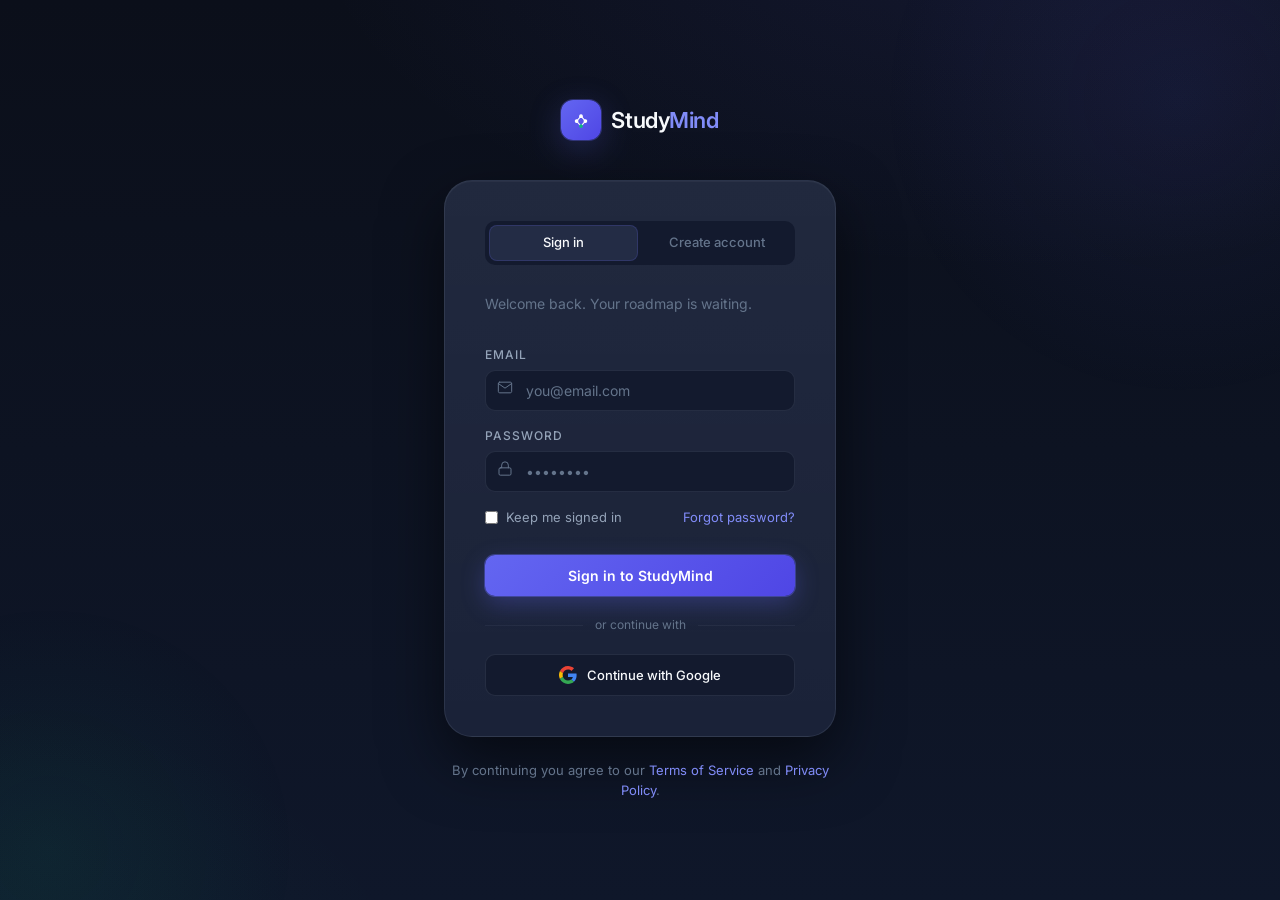
<file: pages/performance.html>
<!DOCTYPE html>
<html lang="pt-BR">
<head>
  <meta charset="utf-8"/>
  <meta name="viewport" content="width=device-width, initial-scale=1.0"/>
  <title>StudyMind — Performance</title>
  <link rel="stylesheet" href="../css/base.css"/>
  <link rel="stylesheet" href="../css/responsive.css"/>
</head>
<body>
<div id="app" class="app"></div>
<div id="toast-container"></div>
<script src="../js/api.js"></script>
<script src="../js/auth.js"></script>
<script src="../js/shared.js"></script>
<script>
checkAuth();

const periods = {
  '7d':  { labels:['Mon','Tue','Wed','Thu','Fri','Sat','Sun'], acc:[62,65,68,64,72,75,76], tasks:[40,55,50,70,60,75,82] },
  '30d': { labels:['W1','W2','W3','W4','W5','W6','W7','W8'], acc:[58,61,60,65,68,70,73,76], tasks:[35,42,50,55,58,62,68,74] },
  '90d': { labels:['M1','M2','M3'], acc:[52,64,76], tasks:[38,56,74] },
};
let activePeriod = '7d';

function buildRadarSVG(subjects) {
  const cx = 180, cy = 180, r = 130;
  const n = subjects.length;
  const angle = i => (i * 2 * Math.PI / n) - Math.PI/2;
  const pt = (i, pct) => {
    const a = angle(i), dist = r * pct / 100;
    return [cx + dist * Math.cos(a), cy + dist * Math.sin(a)];
  };
  const gridCircles = [20,40,60,80,100].map(p =>
    `<polygon points="${subjects.map((_,i) => pt(i,p).join(',')).join(' ')}" fill="none" stroke="rgba(148,163,184,0.06)" stroke-width="1"/>`
  ).join('');
  const axes = subjects.map((_,i) => {
    const [x,y] = pt(i,100);
    return `<line x1="${cx}" y1="${cy}" x2="${x}" y2="${y}" stroke="rgba(148,163,184,0.06)" stroke-width="1"/>`;
  }).join('');
  const labels = subjects.map((s,i) => {
    const [x,y] = pt(i,118);
    return `<text x="${x}" y="${y}" text-anchor="middle" dominant-baseline="middle" font-size="11" fill="#64748B" font-family="Inter">${s.name}</text>`;
  }).join('');
  const dataPoints = subjects.map((_,i) => pt(i, subjects[i].accuracy));
  const polygon = `<polygon points="${dataPoints.map(p=>p.join(',')).join(' ')}" fill="rgba(99,102,241,0.15)" stroke="#6366F1" stroke-width="2"/>`;
  const dots = dataPoints.map(([x,y],i) => `<circle cx="${x}" cy="${y}" r="4" fill="#0B0F1A" stroke="${subjects[i].color}" stroke-width="2"/>`).join('');
  return `<svg viewBox="0 0 360 360" style="width:100%;max-width:360px;display:block;margin:0 auto">
    ${gridCircles}${axes}${labels}${polygon}${dots}
  </svg>`;
}

function buildHeatmap() {
  const days = ['Mon','Tue','Wed','Thu','Fri','Sat','Sun'];
  const weeks = 12;
  const data = Array.from({length:weeks*7}, () => Math.random() > 0.3 ? Math.floor(Math.random()*4)+1 : 0);
  const colors = ['var(--bg-3)', 'rgba(99,102,241,0.20)', 'rgba(99,102,241,0.40)', 'rgba(99,102,241,0.65)', 'rgba(99,102,241,0.90)'];
  return `
    <div style="overflow-x:auto">
      <div style="display:flex;gap:4px;align-items:flex-start;min-width:fit-content">
        <div style="display:flex;flex-direction:column;gap:3px;margin-top:18px">
          ${days.map(d=>`<div style="font-size:10px;color:var(--fg-4);height:13px;line-height:13px;width:28px">${d}</div>`).join('')}
        </div>
        <div>
          <div style="display:flex;gap:3px;margin-bottom:4px">
            ${Array.from({length:weeks},(_,w)=>`<div style="font-size:10px;color:var(--fg-4);width:13px;text-align:center">${w+1}</div>`).join('')}
          </div>
          <div style="display:grid;grid-template-rows:repeat(7,13px);grid-auto-flow:column;grid-auto-columns:13px;gap:3px">
            ${data.map(v=>`<div style="width:13px;height:13px;border-radius:3px;background:${colors[v]};transition:all 200ms" title="${v} tasks"></div>`).join('')}
          </div>
        </div>
      </div>
      <div style="display:flex;align-items:center;gap:6px;margin-top:12px;font-size:11px;color:var(--fg-4)">
        Less ${colors.map(c=>`<span style="width:10px;height:10px;border-radius:2px;background:${c};display:inline-block"></span>`).join('')} More
      </div>
    </div>`;
}

function setPeriod(p) {
  activePeriod = p;
  document.querySelectorAll('.period-btn').forEach(b => b.classList.toggle('btn--secondary', b.dataset.p === p));
  document.querySelectorAll('.period-btn').forEach(b => b.classList.toggle('btn--ghost', b.dataset.p !== p));
  const d = periods[p];
  document.getElementById('perf-chart-wrap').innerHTML = buildPerfChart(d.labels, d.acc, d.tasks, 600, 200);
}

function render() {
  const s = State;

  // KPI from dashboard API
  const totalRespostas = _dashData ? _dashData.totalRespostas : '—';
  const taxaGeral      = _dashData ? Math.round(_dashData.taxaAcertoGeral * 100) + '%' : '—%';
  const totalAcertos   = _dashData ? _dashData.totalAcertos : '—';

  // AI insights from recommendation API
  const insightCards = [];
  if (_recomData) {
    if (_recomData.mensagemMotivacional) {
      insightCards.push({ ico:'flame', text:_recomData.mensagemMotivacional, meta:'Motivação · StudyMind AI', color:'#FBBF24' });
    }
    (_recomData.topicosPrioritarios || []).slice(0,2).forEach(t => {
      insightCards.push({ ico:'alert', text:`Priorize: ${t.topicoNome || t.nome} (${t.materiaNome || ''})`, meta:'Tópico prioritário', color:'#FB7185' });
    });
    (_recomData.dicasPraticas || []).slice(0, 3 - insightCards.length).forEach(d => {
      insightCards.push({ ico:'zap', text:d, meta:'Dica prática · StudyMind AI', color:'var(--emerald-400)' });
    });
  }
  if (!insightCards.length) {
    insightCards.push(
      { ico:'zap',   text:"Keep studying consistently to improve your accuracy.",    meta:'StudyMind AI', color:'var(--emerald-400)' },
      { ico:'alert', text:'Focus on topics with low accuracy rates.',                meta:'StudyMind AI', color:'#FB7185' },
      { ico:'flame', text:'Track your progress daily for best results.',             meta:'StudyMind AI', color:'#FBBF24' }
    );
  }

  document.getElementById('app').innerHTML = `
    ${buildSidebar('performance')}
    <div>
      ${buildTopbar('Workspace','Performance')}
      <main class="main page-enter">

        <div class="section__head">
          <div>
            <h1 class="section__title">${icon('trending',20)} Performance analytics</h1>
            <p class="section__sub">Track your accuracy, streak, and subject evolution over time</p>
          </div>
          <button class="btn btn--ghost btn--sm" onclick="showToast('Report exported!')">${icon('filter',12)} Export report</button>
        </div>

        <!-- Top stats -->
        <div class="grid-4" style="margin-top:20px">
          <div class="card stat card--hover">
            <div class="stat__head"><div class="stat__icon stat__icon--am">${icon('flame',16)}</div></div>
            <div class="stat__label">Total respostas</div>
            <div class="stat__value">${totalRespostas}</div>
            <div class="stat__sub">Todas as matérias</div>
          </div>
          <div class="card stat card--hover">
            <div class="stat__head"><div class="stat__icon">${icon('target',16)}</div></div>
            <div class="stat__label">Taxa de acerto</div>
            <div class="stat__value">${taxaGeral}</div>
            <div class="stat__sub">Média geral</div>
          </div>
          <div class="card stat card--hover">
            <div class="stat__head"><div class="stat__icon stat__icon--em">${icon('check-circle',16)}</div></div>
            <div class="stat__label">Total acertos</div>
            <div class="stat__value">${totalAcertos}</div>
            <div class="stat__sub">Questões corretas</div>
          </div>
          <div class="card stat card--hover">
            <div class="stat__head"><div class="stat__icon stat__icon--sky">${icon('bar-chart',16)}</div></div>
            <div class="stat__label">Matérias analisadas</div>
            <div class="stat__value">${s.subjects.length || '—'}</div>
            <div class="stat__sub">Com dados de diagnóstico</div>
          </div>
        </div>

        <!-- Main chart -->
        <section class="section">
          <div class="card card--padded">
            <div class="card__header">
              <div>
                <div class="card__title">${icon('trending',16)} Accuracy & task completion</div>
                <div class="card__sub">Daily performance trend</div>
              </div>
              <div class="row" style="gap:6px">
                ${['7d','30d','90d'].map(p=>`<button class="btn btn--sm period-btn${p==='7d'?' btn--secondary':' btn--ghost'}" data-p="${p}" onclick="setPeriod('${p}')">${p}</button>`).join('')}
              </div>
            </div>
            <div id="perf-chart-wrap" style="height:220px"></div>
            <div style="display:flex;gap:16px;margin-top:12px;padding-top:12px;border-top:1px solid var(--border-1)">
              <div style="display:flex;align-items:center;gap:6px;font-size:12px;color:var(--fg-3)"><span style="width:10px;height:10px;border-radius:3px;background:#818CF8;display:inline-block"></span>Accuracy %</div>
              <div style="display:flex;align-items:center;gap:6px;font-size:12px;color:var(--fg-3)"><span style="width:10px;height:10px;border-radius:3px;background:#34D399;display:inline-block"></span>Daily target completion %</div>
            </div>
          </div>
        </section>

        <!-- Radar + Subject breakdown -->
        <section class="section">
          <div class="grid-2">
            <div class="card card--padded">
              <div class="card__header">
                <div>
                  <div class="card__title">${icon('bar-chart',16)} By subject</div>
                  <div class="card__sub">Accuracy from diagnostics</div>
                </div>
              </div>
              <div style="display:flex;flex-direction:column;gap:12px;margin-bottom:20px">
                ${buildSubjectBreakdown(s.subjects)}
              </div>
              <div class="divider"></div>
              ${s.subjects.map(subj => `
                <div style="display:flex;align-items:center;justify-content:space-between;padding:8px 0;border-bottom:1px solid var(--border-1)">
                  <div style="display:flex;align-items:center;gap:10px">
                    <div class="roadmap__icon" style="background:linear-gradient(135deg,${subj.color},${subj.color2})">${subj.init}</div>
                    <div>
                      <div style="font-size:13px;font-weight:500;color:var(--fg-1)">${subj.name}</div>
                      <div style="font-size:11px;color:var(--fg-4)">${subj.topic}</div>
                    </div>
                  </div>
                  <div style="text-align:right">
                    <div style="font-family:var(--font-mono);font-size:16px;font-weight:600;color:${subj.color}">${subj.accuracy}%</div>
                    <div style="font-size:11px;color:var(--fg-4)">accuracy</div>
                  </div>
                </div>`).join('')}
            </div>
            <div class="card card--padded">
              <div class="card__header">
                <div>
                  <div class="card__title">${icon('target',16)} Subject radar</div>
                  <div class="card__sub">Balanced coverage view</div>
                </div>
              </div>
              ${s.subjects.length ? buildRadarSVG(s.subjects) : `<div class="empty-state">${icon('target',28)}<p>Sem dados de diagnóstico</p></div>`}
              <div class="divider" style="margin-top:16px"></div>
              <div class="card__header" style="margin-top:16px;margin-bottom:12px">
                <div class="card__title">${icon('bar-chart',16)} Diagnóstico por tópico</div>
                <div class="card__sub">Taxa de acerto real por tópico</div>
              </div>
              ${_diagData && _diagData.length ? _diagData.slice(0,8).map(d => `
                <div style="display:flex;align-items:center;gap:10px;padding:6px 0;border-bottom:1px solid var(--border-1);font-size:12px">
                  <span style="flex:1;color:var(--fg-2)">${d.topicoNome || '—'}</span>
                  <span style="color:var(--fg-4)">${d.materiaNome || ''}</span>
                  <span style="font-family:var(--font-mono);color:var(--emerald-400);font-weight:500">${Math.round((d.taxaAcerto||0)*100)}%</span>
                </div>`).join('')
              : `<div style="color:var(--fg-4);font-size:12px;padding:12px 0">Sem dados de diagnóstico disponíveis.</div>`}
            </div>
          </div>
        </section>

        <!-- AI insights -->
        <section class="section">
          <div class="card ai-panel card--padded">
            <div class="card__header">
              <div>
                <div class="card__title" style="color:var(--fg-1)">${icon('sparkles',16)} Performance insights</div>
                <div class="card__sub">AI analysis based on your diagnostic data</div>
              </div>
              <button class="btn btn--ghost btn--sm" onclick="showToast('Refreshed!')">Refresh ${icon('refresh-cw',12)}</button>
            </div>
            <div class="grid-3" style="gap:12px">
              ${insightCards.map(m => `
                <div class="ai-msg" style="flex-direction:column;gap:10px">
                  <div style="display:flex;gap:10px;align-items:center">
                    <div class="ai-msg__icon" style="color:${m.color};background:${m.color}22;box-shadow:0 0 16px ${m.color}33;border:1px solid ${m.color}33">${icon(m.ico,14)}</div>
                    <span style="font-size:11px;color:var(--fg-4)">${m.meta}</span>
                  </div>
                  <div class="ai-msg__text">${m.text}</div>
                </div>`).join('')}
            </div>
          </div>
        </section>

        ${buildTechStrip()}
      </main>
    </div>`;

  const d = periods[activePeriod];
  document.getElementById('perf-chart-wrap').innerHTML = buildPerfChart(d.labels, d.acc, d.tasks, 600, 200);
}

// ── API data ────────────────────────────────────────────────
let _diagData  = null;
let _dashData  = null;
let _recomData = null;

// Merge diagnostic data into State.subjects for builders
function applyDiagnosticToSubjects() {
  if (!_diagData || !Array.isArray(_diagData)) return;

  // Group by materiaNome, average taxaAcerto
  const byMateria = {};
  _diagData.forEach(d => {
    const m = d.materiaNome || 'Outros';
    if (!byMateria[m]) byMateria[m] = { total: 0, count: 0 };
    byMateria[m].total += (d.taxaAcerto || 0);
    byMateria[m].count += 1;
  });

  if (State.subjects.length) {
    State.subjects.forEach(s => {
      const entry = byMateria[s.name];
      if (entry) {
        s.accuracy = Math.round((entry.total / entry.count) * 100);
        s.pct      = s.accuracy;
      }
    });
  } else {
    // Build subjects from diagnostic when /materias data is unavailable
    State.subjects = Object.entries(byMateria).map(([nome, v], i) => {
      const acc = Math.round((v.total / v.count) * 100);
      const p = SUBJECT_PALETTE[i % SUBJECT_PALETTE.length];
      return { id: i, name: nome, color: p.color, color2: p.color2,
               init: nome.slice(0,2).toUpperCase(), accuracy: acc, status: 'track', topic: '—', pct: acc };
    });
  }
}

async function init() {
  const uid = getUsuarioId();

  const [diagResult, dashResult, recomResult, materiaResult] = await Promise.allSettled([
    uid ? apiGet(`/diagnostico/usuario/${uid}`) : Promise.resolve(null),
    uid ? apiGet(`/dashboard/usuario/${uid}`)   : Promise.resolve(null),
    uid ? apiGet(`/recomendacao/usuario/${uid}`) : Promise.resolve(null),
    apiGet('/materias'),
  ]);

  _diagData  = diagResult.status  === 'fulfilled' ? diagResult.value  : null;
  _dashData  = dashResult.status  === 'fulfilled' ? dashResult.value  : null;
  _recomData = recomResult.status === 'fulfilled' ? recomResult.value : null;

  if (materiaResult.status === 'fulfilled' && Array.isArray(materiaResult.value)) {
    State.subjects = materiaResult.value.filter(m => m.ativa !== false).map(materiaToSubject);
  }
  applyDiagnosticToSubjects();

  render();
  initDrawer();

  const d = periods[activePeriod];
  document.getElementById('perf-chart-wrap').innerHTML = buildPerfChart(d.labels, d.acc, d.tasks, 600, 200);
}

init();
</script>
</body>
</html>
</file>
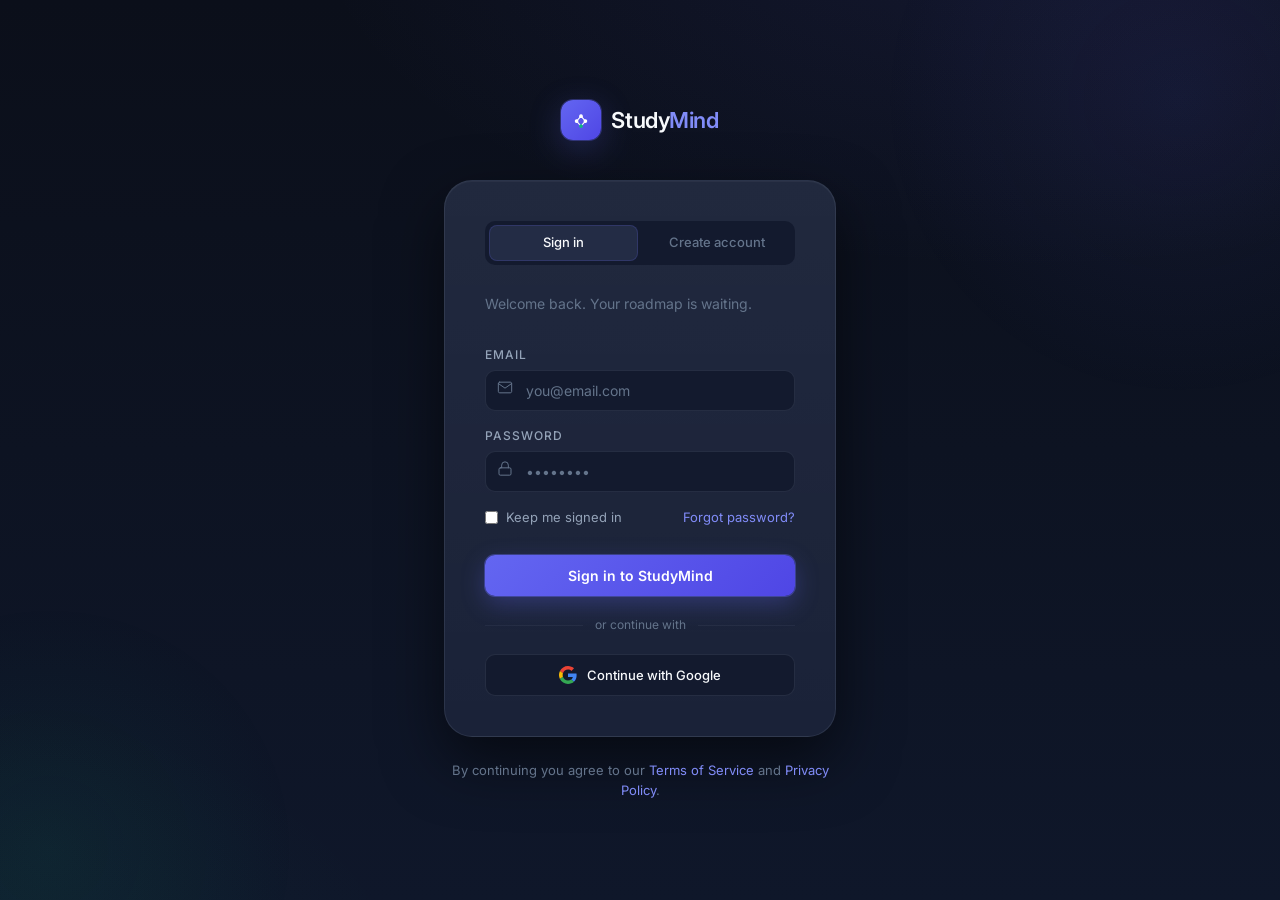
<file: pages/roadmap.html>
<!DOCTYPE html>
<html lang="pt-BR">
<head>
  <meta charset="utf-8"/>
  <meta name="viewport" content="width=device-width, initial-scale=1.0"/>
  <title>StudyMind — Roadmap</title>
  <link rel="stylesheet" href="../css/base.css"/>
  <link rel="stylesheet" href="../css/responsive.css"/>
</head>
<body>
<div id="app" class="app"></div>
<div id="toast-container"></div>
<script src="../js/api.js"></script>
<script src="../js/auth.js"></script>
<script src="../js/shared.js"></script>
<script>
checkAuth();

function render() {
  const s = State;
  document.getElementById('app').innerHTML = `
    ${buildSidebar('roadmap')}
    <div>
      ${buildTopbar('Workspace','Roadmap')}
      <main class="main page-enter">

        <div class="section__head">
          <div>
            <h1 class="section__title">${icon('route',20)} ENEM 2026 Roadmap</h1>
            <p class="section__sub">Personalized 12-week plan · updated based on your performance</p>
          </div>
          <div class="row">
            <button class="btn btn--ghost btn--sm">${icon('filter',12)} Filter</button>
            <button class="btn btn--secondary btn--sm">${icon('refresh-cw',12)} Recalibrate</button>
            <button class="btn btn--primary btn--sm">${icon('plus',12)} Add topic</button>
          </div>
        </div>

        <!-- PROGRESS OVERVIEW -->
        <div class="grid-4" style="margin-top:20px">
          <div class="card stat card--hover">
            <div class="stat__head"><div class="stat__icon stat__icon--em">${icon('check-circle',16)}</div></div>
            <div class="stat__label">Overall progress</div>
            <div class="stat__value">62<span class="stat__value-unit">%</span></div>
            <div class="stat__sub">Across all 6 subjects</div>
          </div>
          <div class="card stat card--hover">
            <div class="stat__head"><div class="stat__icon stat__icon--am">${icon('clock',16)}</div></div>
            <div class="stat__label">Weeks remaining</div>
            <div class="stat__value">8</div>
            <div class="stat__sub">ENEM: Nov 2, 2026</div>
          </div>
          <div class="card stat card--hover">
            <div class="stat__head"><div class="stat__icon">${icon('check-square',16)}</div></div>
            <div class="stat__label">Topics covered</div>
            <div class="stat__value">24<span class="stat__value-unit">/38</span></div>
            <div class="stat__sub">14 remaining</div>
          </div>
          <div class="card stat card--hover">
            <div class="stat__head"><div class="stat__icon stat__icon--rs">${icon('alert',16)}</div></div>
            <div class="stat__label">At risk</div>
            <div class="stat__value">1</div>
            <div class="stat__sub">Chemistry · needs attention</div>
          </div>
        </div>

        <!-- WEEK TIMELINE HEADER -->
        <section class="section">
          <div class="card card--padded">
            <div class="card__header">
              <div>
                <div class="card__title">${icon('route',16)} Subject roadmap</div>
                <div class="card__sub">12-week timeline · click a week to see details</div>
              </div>
              <div class="row">
                <span class="badge badge--emerald">On track</span>
                <span class="badge badge--amber">Lagging</span>
                <span class="badge badge--rose">At risk</span>
              </div>
            </div>

            <div class="rm-timeline-scroll">
            <!-- Timeline grid header -->
            <div class="rm-grid rm-grid--header">
              <div class="rm-grid__subject-col"></div>
              ${Array.from({length:12},(_,i)=>`<div class="rm-grid__week">W${i+1}</div>`).join('')}
              <div class="rm-grid__pct-col">Progress</div>
            </div>

            <!-- Subject rows -->
            ${s.subjects.map(subj => {
              const rd = s.roadmap.find(r => r.subject === subj.name) || {};
              return `
              <div class="rm-subject-row">
                <div class="rm-subject-info">
                  <div class="roadmap__icon" style="background:linear-gradient(135deg,${subj.color},${subj.color2})">${subj.init}</div>
                  <div>
                    <div class="rm-subject-name">${subj.name}</div>
                    <div class="rm-subject-topic">${rd.current || subj.topic}</div>
                  </div>
                </div>
                <div class="rm-weeks">
                  ${Array.from({length:12},(_,i) => {
                    const done = rd.weeks && rd.weeks[i] ? rd.weeks[i].done : false;
                    const isCurrent = rd.weeks && rd.weeks[i] && !done && (i === 0 || (rd.weeks[i-1] && rd.weeks[i-1].done));
                    return `<div class="rm-week ${done ? 'rm-week--done' : ''} ${isCurrent ? 'rm-week--current' : ''}"
                              style="${done ? `background:${subj.color}22;border-color:${subj.color}44` : ''} ${isCurrent ? `background:${subj.color}33;border-color:${subj.color};box-shadow:0 0 12px ${subj.color}44` : ''}"
                              title="Week ${i+1}${done?' · Done':isCurrent?' · In progress':''}">
                              ${done ? `<svg width="10" height="10" viewBox="0 0 24 24" stroke="${subj.color}" fill="none" stroke-width="2.5" stroke-linecap="round" stroke-linejoin="round"><polyline points="20 6 9 17 4 12"/></svg>` : isCurrent ? `<span class="rm-week-dot" style="background:${subj.color}"></span>` : ''}
                            </div>`;
                  }).join('')}
                </div>
                <div class="rm-pct-col">
                  <div class="rm-pct-num">${subj.pct}%</div>
                  <div class="progress-bar" style="width:64px">
                    <div class="progress-bar__fill" style="width:${subj.pct}%;background:linear-gradient(90deg,${subj.color},${subj.color2})"></div>
                  </div>
                </div>
              </div>`;
            }).join('')}
            </div><!-- /rm-timeline-scroll -->
          </div>
        </section>

        <!-- DETAILED CARDS -->
        <section class="section">
          <div class="section__head">
            <div>
              <h2 class="section__title">${icon('book',18)} Subject details</h2>
              <p class="section__sub">Current topic, next steps, and performance per subject</p>
            </div>
          </div>
          <div class="grid-3">
            ${s.subjects.map(subj => {
              const rd = s.roadmap.find(r => r.subject === subj.name) || {};
              const statusColor = subj.status === 'track' ? 'emerald' : subj.status === 'lag' ? 'amber' : 'rose';
              return `
              <div class="card card--padded card--hover" style="cursor:pointer;transition:all 200ms var(--ease-out)" onclick="showToast('${subj.name} details — coming soon')">
                <div style="display:flex;align-items:center;justify-content:space-between;margin-bottom:16px">
                  <div style="display:flex;align-items:center;gap:12px">
                    <div class="roadmap__icon" style="width:36px;height:36px;border-radius:10px;background:linear-gradient(135deg,${subj.color},${subj.color2})">${subj.init}</div>
                    <div>
                      <div style="font-size:15px;font-weight:600;color:var(--fg-1)">${subj.name}</div>
                      <span class="badge badge--${statusColor}">${subj.status === 'track' ? 'On track' : subj.status === 'lag' ? 'Lagging' : 'At risk'}</span>
                    </div>
                  </div>
                  <div style="font-family:var(--font-mono);font-size:20px;font-weight:600;color:var(--fg-1)">${subj.pct}%</div>
                </div>
                <div class="progress-bar" style="margin-bottom:16px">
                  <div class="progress-bar__fill" style="width:${subj.pct}%;background:linear-gradient(90deg,${subj.color},${subj.color2});box-shadow:0 0 12px ${subj.color}44"></div>
                </div>
                <div style="display:flex;flex-direction:column;gap:8px">
                  <div style="display:flex;justify-content:space-between;font-size:12px">
                    <span style="color:var(--fg-4)">Current topic</span>
                    <span style="color:var(--fg-2);font-weight:500">${rd.current || subj.topic}</span>
                  </div>
                  <div style="display:flex;justify-content:space-between;font-size:12px">
                    <span style="color:var(--fg-4)">Next topic</span>
                    <span style="color:var(--fg-4)">${rd.next || '—'}</span>
                  </div>
                  <div style="display:flex;justify-content:space-between;font-size:12px">
                    <span style="color:var(--fg-4)">Accuracy</span>
                    <span style="color:${subj.color};font-weight:500">${subj.accuracy}%</span>
                  </div>
                </div>
              </div>`;
            }).join('')}
          </div>
        </section>

        ${buildTechStrip()}
      </main>
    </div>`;
  initModals();
}

async function init() {
  try {
    const data = await apiGet('/materias');
    if (Array.isArray(data) && data.length) {
      State.subjects = data.filter(m => m.ativa !== false).map(materiaToSubject);
    }
  } catch { /* keep roadmap with static data */ }
  render();
  initDrawer();
}

init();
</script>

<style>
.rm-grid { display: grid; grid-template-columns: 200px repeat(12, 1fr) 80px; gap: 4px; align-items: center; }
.rm-grid--header { margin-bottom: 8px; padding-bottom: 12px; border-bottom: 1px solid var(--border-1); }
.rm-grid__week { text-align: center; font-family: var(--font-mono); font-size: 11px; color: var(--fg-4); }
.rm-grid__pct-col { text-align: center; font-size: 11px; color: var(--fg-4); text-transform: uppercase; letter-spacing: 0.08em; }

.rm-subject-row {
  display: grid; grid-template-columns: 200px 1fr 80px;
  align-items: center; gap: 16px;
  padding: 10px 0; border-bottom: 1px solid var(--border-1);
  transition: background var(--dur-base);
}
.rm-subject-row:last-child { border-bottom: 0; }
.rm-subject-row:hover { background: rgba(255,255,255,0.012); border-radius: var(--r-md); }
.rm-subject-info { display: flex; align-items: center; gap: 10px; }
.rm-subject-name  { font-size: 14px; font-weight: 500; color: var(--fg-1); }
.rm-subject-topic { font-size: 11px; color: var(--fg-4); margin-top: 2px; }
.rm-weeks { display: flex; gap: 4px; }
.rm-week {
  flex: 1; height: 28px; border-radius: 6px;
  border: 1px solid var(--border-1);
  background: var(--bg-3);
  display: flex; align-items: center; justify-content: center;
  cursor: pointer; transition: all var(--dur-base) var(--ease-out);
}
.rm-week:hover { border-color: var(--border-3); background: var(--bg-5); }
.rm-week-dot { width: 6px; height: 6px; border-radius: 50%; }
.rm-pct-col { display: flex; flex-direction: column; align-items: flex-end; gap: 6px; }
.rm-pct-num { font-family: var(--font-mono); font-size: 13px; font-weight: 500; color: var(--fg-1); }
</style>
</body>
</html>
</file>
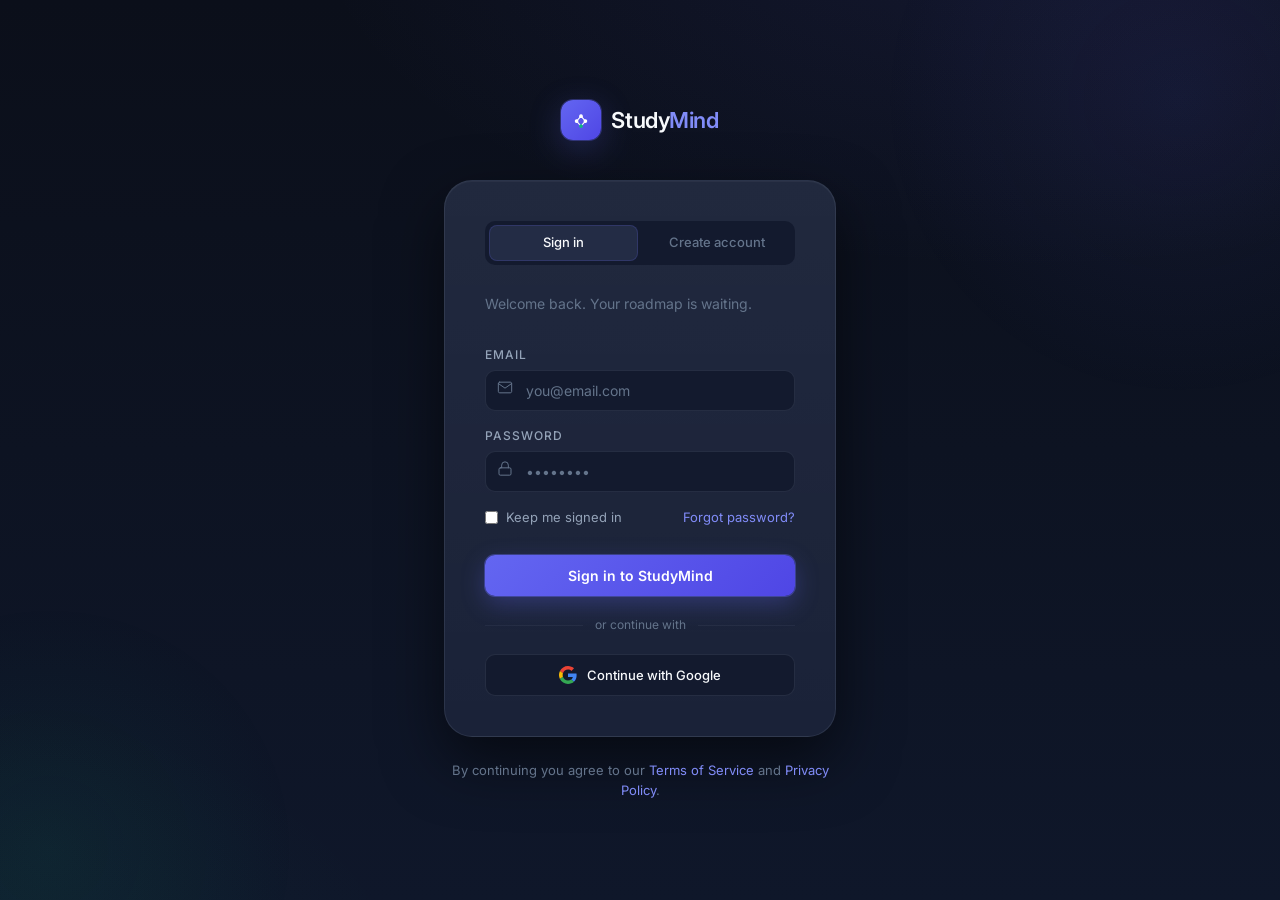
<file: pages/subjects.html>
<!DOCTYPE html>
<html lang="pt-BR">
<head>
  <meta charset="utf-8"/>
  <meta name="viewport" content="width=device-width, initial-scale=1.0"/>
  <title>StudyMind — Subjects</title>
  <link rel="stylesheet" href="../css/base.css"/>
  <link rel="stylesheet" href="../css/responsive.css"/>
</head>
<body>
<div id="app" class="app"></div>
<div id="toast-container"></div>

<!-- Add Topic Modal -->
<div class="modal-overlay" id="modal-topic">
  <div class="modal">
    <div class="modal__header">
      <div class="modal__title">Add topic</div>
      <button class="modal__close" data-modal-close>${icon_raw('x')}</button>
    </div>
    <div class="col">
      <div class="form-group">
        <label class="form-label">Subject</label>
        <select class="form-input" id="new-topic-subject">
          <option value="">Matéria selecionada automaticamente</option>
        </select>
      </div>
      <div class="form-group">
        <label class="form-label">Topic name</label>
        <input class="form-input" id="new-topic-name" placeholder="e.g. Quadratic functions"/>
      </div>
      <div class="form-group">
        <label class="form-label">Difficulty</label>
        <select class="form-input" id="new-topic-diff">
          <option value="easy">Easy</option>
          <option value="medium" selected>Medium</option>
          <option value="hard">Hard</option>
        </select>
      </div>
    </div>
    <div class="modal__footer">
      <button class="btn btn--ghost" data-modal-close>Cancel</button>
      <button class="btn btn--primary" onclick="addTopic()">Add topic</button>
    </div>
  </div>
</div>

<script src="../js/api.js"></script>
<script src="../js/auth.js"></script>
<script src="../js/shared.js"></script>
<script>
checkAuth();

function icon_raw(name) {
  const map = {
    x: `<svg class="icon" width="14" height="14" viewBox="0 0 24 24" stroke="currentColor" fill="none" stroke-width="1.5" stroke-linecap="round" stroke-linejoin="round"><line x1="18" y1="6" x2="6" y2="18"/><line x1="6" y1="6" x2="18" y2="18"/></svg>`
  };
  return map[name] || '';
}

// topicsData keyed by materia ID → array of topico API objects
const topicsData = {};
// activeSubject = materia object from State.subjects
let activeSubject = null;

const diffMap = { easy:'FACIL', medium:'MEDIO', hard:'DIFICIL' };
const diffFromApi = { FACIL:'easy', MEDIO:'medium', DIFICIL:'hard' };
const diffColor = { easy:'emerald', medium:'amber', hard:'rose', FACIL:'emerald', MEDIO:'amber', DIFICIL:'rose' };

async function setActiveSubject(subj) {
  activeSubject = subj;
  document.querySelectorAll('.subj-card').forEach(c =>
    c.classList.toggle('subj-card--active', Number(c.dataset.id) === subj.id));

  if (!topicsData[subj.id]) {
    try {
      const data = await apiGet(`/topicos?materiaId=${subj.id}`);
      topicsData[subj.id] = Array.isArray(data) ? data : [];
    } catch(err) { handleApiError(err); topicsData[subj.id] = []; }
  }
  renderTopics();
}

function renderTopics() {
  const subj = activeSubject;
  if (!subj) return;
  const topics = topicsData[subj.id] || [];
  const done = topics.filter(t => !t.ativo).length;

  document.getElementById('topic-panel').innerHTML = `
    <div class="card card--padded" style="height:100%">
      <div class="card__header">
        <div style="display:flex;align-items:center;gap:12px">
          <div class="roadmap__icon" style="width:36px;height:36px;border-radius:10px;background:linear-gradient(135deg,${subj.color},${subj.color2})">${subj.init}</div>
          <div>
            <div class="card__title" style="font-size:18px">${subj.name}</div>
            <div class="card__sub">${done}/${topics.length} topics covered · ${subj.accuracy}% accuracy</div>
          </div>
        </div>
        <button class="btn btn--primary btn--sm" onclick="openModal('modal-topic')">${icon('plus',12)} Add topic</button>
      </div>

      <div class="progress-bar" style="margin-bottom:24px">
        <div class="progress-bar__fill" style="width:${subj.pct}%;background:linear-gradient(90deg,${subj.color},${subj.color2});box-shadow:0 0 12px ${subj.color}44"></div>
      </div>

      <div style="display:flex;flex-direction:column;gap:8px">
        ${topics.length ? topics.map(t => {
          const isDone = !t.ativo;
          const nivel = t.nivelDificuldade || t.nivel || 'MEDIO';
          const dc = diffColor[nivel] || 'muted';
          return `
          <div class="topic-item${isDone ? ' topic-item--done' : ''}" onclick="toggleTopicDone(${t.id})">
            <div class="task__check">${icon('check',10)}</div>
            <div style="flex:1">
              <div style="font-size:14px;font-weight:500;color:${isDone ? 'var(--fg-4)' : 'var(--fg-1)'};${isDone ? 'text-decoration:line-through':''}">
                ${t.nome}
              </div>
            </div>
            <span class="badge badge--${dc}">${nivel}</span>
            <button class="btn btn--ghost btn--sm btn--icon" onclick="event.stopPropagation();showToast('Edit: ${t.nome}')" title="Edit">
              ${icon('edit',13)}
            </button>
          </div>`;
        }).join('') : `<div class="empty-state">${icon('book',28)}<p>Nenhum tópico cadastrado</p></div>`}
      </div>
    </div>`;
}

async function toggleTopicDone(topicoId) {
  const topics = topicsData[activeSubject.id] || [];
  const t = topics.find(x => x.id === topicoId);
  if (!t) return;
  const newAtivo = !t.ativo;
  try {
    await apiPut(`/topicos/${topicoId}`, { nome: t.nome, nivelDificuldade: t.nivelDificuldade || t.nivel, ativo: newAtivo });
    t.ativo = newAtivo;
    showToast(newAtivo ? `"${t.nome}" reopened` : `"${t.nome}" marked complete!`);
    renderTopics();
  } catch(err) { handleApiError(err); }
}

async function addTopic() {
  if (!activeSubject) { showToast('Selecione uma matéria', 'error'); return; }
  const name = document.getElementById('new-topic-name').value.trim();
  const diff = document.getElementById('new-topic-diff').value;
  if (!name) { showToast('Fill all fields', 'error'); return; }

  const nivel = diffMap[diff] || 'MEDIO';
  try {
    const novo = await apiPost('/topicos', {
      nome: name,
      descricao: '',
      nivelDificuldade: nivel,
      materiaId: activeSubject.id,
    });
    if (!topicsData[activeSubject.id]) topicsData[activeSubject.id] = [];
    topicsData[activeSubject.id].push({ ...novo, ativo: true });
    closeModal('modal-topic');
    renderTopics();
    showToast(`Tópico "${name}" adicionado!`);
    document.getElementById('new-topic-name').value = '';
  } catch(err) { handleApiError(err); }
}

function render() {
  document.getElementById('app').innerHTML = `
    ${buildSidebar('subjects')}
    <div>
      ${buildTopbar('Workspace','Subjects')}
      <main class="main page-enter">

        <div class="section__head">
          <div>
            <h1 class="section__title">${icon('book',20)} Subjects & Topics</h1>
            <p class="section__sub">Track your coverage per subject and manage individual topics</p>
          </div>
          <button class="btn btn--primary btn--sm" onclick="openModal('modal-topic')">${icon('plus',12)} New topic</button>
        </div>

        <div class="subj-layout">
          <!-- Subject cards sidebar -->
          <div style="display:flex;flex-direction:column;gap:10px">
            ${State.subjects.length ? State.subjects.map(s => {
              const topics = topicsData[s.id] || [];
              const done = topics.filter(t => !t.ativo).length;
              const statusColor = 'emerald';
              return `
              <div class="subj-card${activeSubject && activeSubject.id === s.id ? ' subj-card--active' : ''}"
                   data-id="${s.id}" onclick="setActiveSubject(State.subjects.find(x=>x.id===${s.id}))"
                   style="--subj-color:${s.color}">
                <div style="display:flex;align-items:center;gap:10px;margin-bottom:12px">
                  <div class="roadmap__icon" style="background:linear-gradient(135deg,${s.color},${s.color2})">${s.init}</div>
                  <div style="flex:1">
                    <div style="font-size:14px;font-weight:600;color:var(--fg-1)">${s.name}</div>
                    <span class="badge badge--${statusColor}" style="font-size:10px;padding:2px 7px">Ativo</span>
                  </div>
                  <div style="font-family:var(--font-mono);font-size:16px;font-weight:600;color:var(--fg-1)">${topics.length} tópicos</div>
                </div>
                <div class="progress-bar" style="height:5px;margin-bottom:8px">
                  <div class="progress-bar__fill" style="width:${s.pct}%;background:linear-gradient(90deg,${s.color},${s.color2})"></div>
                </div>
                <div style="font-size:11px;color:var(--fg-4)">${done}/${topics.length} done · ${s.topic}</div>
              </div>`;
            }).join('') : `<div class="empty-state">${icon('book',28)}<p>Nenhuma matéria cadastrada</p></div>`}
          </div>

          <!-- Topics panel -->
          <div id="topic-panel">
            <div class="card card--padded" style="height:100%;display:flex;align-items:center;justify-content:center">
              <div class="empty-state">${icon('book',28)}<p>Selecione uma matéria</p></div>
            </div>
          </div>
        </div>

        ${buildTechStrip()}
      </main>
    </div>`;

  initModals();
  if (activeSubject) renderTopics();
}

async function init() {
  try {
    const data = await apiGet('/materias');
    State.subjects = Array.isArray(data)
      ? data.filter(m => m.ativa !== false).map(materiaToSubject)
      : [];
  } catch(err) { handleApiError(err); }

  render();
  initDrawer();

  // Auto-select first subject
  if (State.subjects.length) {
    await setActiveSubject(State.subjects[0]);
    render();
  }
}

init();
</script>

<style>
.subj-layout { display: grid; grid-template-columns: 280px 1fr; gap: 20px; margin-top: 20px; }
.subj-card {
  padding: 16px; border-radius: var(--r-xl);
  background: var(--bg-4); background-image: var(--grad-card);
  border: 1px solid var(--border-2);
  cursor: pointer; transition: all var(--dur-base) var(--ease-out);
}
.subj-card:hover { border-color: var(--border-3); background-color: var(--bg-5); }
.subj-card--active {
  border-color: var(--subj-color, var(--indigo-500));
  box-shadow: 0 0 0 1px color-mix(in srgb, var(--subj-color, #6366F1) 30%, transparent), 0 0 20px color-mix(in srgb, var(--subj-color, #6366F1) 15%, transparent);
}
.topic-item {
  display: flex; align-items: center; gap: 12px;
  padding: 10px 12px; border-radius: var(--r-md);
  border: 1px solid var(--border-1);
  background: rgba(255,255,255,0.015);
  cursor: pointer; transition: all var(--dur-base) var(--ease-out);
}
.topic-item:hover { border-color: var(--border-3); background: rgba(255,255,255,0.025); }
.topic-item--done .task__check { background: var(--emerald-500); border-color: var(--emerald-500); box-shadow: 0 0 12px var(--emerald-glow); }
.topic-item--done .task__check .icon { display: block; }
</style>
</body>
</html>
</file>
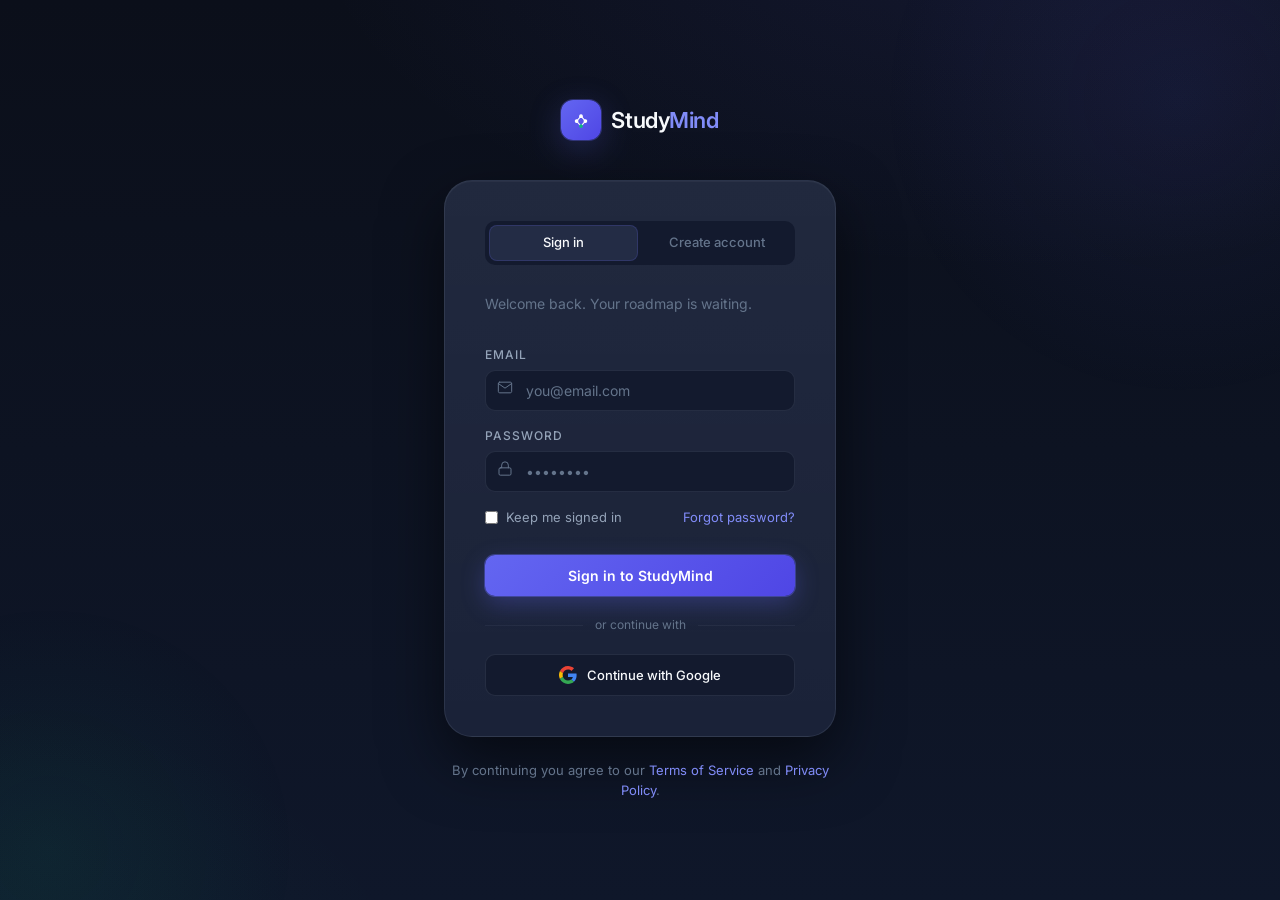
<file: pages/tasks.html>
<!DOCTYPE html>
<html lang="pt-BR">
<head>
  <meta charset="utf-8"/>
  <meta name="viewport" content="width=device-width, initial-scale=1.0"/>
  <title>StudyMind — Tasks</title>
  <link rel="stylesheet" href="../css/base.css"/>
  <link rel="stylesheet" href="../css/responsive.css"/>
</head>
<body>
<div id="app" class="app"></div>
<div id="toast-container"></div>

<!-- Add task modal -->
<div class="modal-overlay" id="modal-task">
  <div class="modal">
    <div class="modal__header">
      <div class="modal__title">New task</div>
      <button class="modal__close" data-modal-close>
        <svg class="icon" width="14" height="14" viewBox="0 0 24 24" stroke="currentColor" fill="none" stroke-width="1.5" stroke-linecap="round" stroke-linejoin="round"><line x1="18" y1="6" x2="6" y2="18"/><line x1="6" y1="6" x2="18" y2="18"/></svg>
      </button>
    </div>
    <div class="col">
      <div class="form-group">
        <label class="form-label">Descrição</label>
        <input class="form-input" id="new-task-title" placeholder="e.g. Revisar funções quadráticas"/>
      </div>
      <div class="form-group">
        <label class="form-label">Tipo</label>
        <select class="form-input" id="new-task-subject">
          <option value="REVISAO">Revisão</option>
          <option value="PRATICA">Prática</option>
          <option value="LEITURA">Leitura</option>
        </select>
      </div>
      <div class="form-group">
        <label class="form-label">Matéria</label>
        <select class="form-input" id="new-task-materia" onchange="onMateriaChange()">
          <option value="">Selecione a matéria</option>
        </select>
      </div>
      <div class="form-group">
        <label class="form-label">Tópico</label>
        <select class="form-input" id="new-task-topico">
          <option value="">Selecione o tópico</option>
        </select>
      </div>
      <div class="form-group">
        <label class="form-label">Prazo</label>
        <input class="form-input" id="new-task-time" type="date"/>
      </div>
    </div>
    <div class="modal__footer">
      <button class="btn btn--ghost" data-modal-close>Cancel</button>
      <button class="btn btn--primary" onclick="addTask()">Create task</button>
    </div>
  </div>
</div>

<script src="../js/api.js"></script>
<script src="../js/auth.js"></script>
<script src="../js/shared.js"></script>
<script>
checkAuth();

let filterSubject = 'all';
let filterStatus  = 'all';
let sortBy = 'default';

function getFiltered() {
  return State.tasks
    .filter(t => filterSubject === 'all' || (t.materiaNome || '') === filterSubject)
    .filter(t => {
      if (filterStatus === 'all') return true;
      if (filterStatus === 'done')    return t.status === 'CONCLUIDA';
      if (filterStatus === 'pending') return t.status === 'PENDENTE';
      return true;
    })
    .sort((a,b) => sortBy === 'title'
      ? (a.descricao || '').localeCompare(b.descricao || '')
      : 0);
}

async function toggleTask(id) {
  const t = State.tasks.find(t => t.id === id);
  if (!t) return;
  const newStatus = t.status === 'CONCLUIDA' ? 'PENDENTE' : 'CONCLUIDA';
  try {
    await apiPut(`/tarefas/${id}`, { ...t, status: newStatus });
    t.status = newStatus;
    showToast(newStatus === 'CONCLUIDA' ? 'Task completed!' : 'Task reopened');
    renderTasks();
  } catch(err) { handleApiError(err); }
}

async function deleteTask(id) {
  try {
    await apiDelete(`/tarefas/${id}`);
    const idx = State.tasks.findIndex(t => t.id === id);
    if (idx !== -1) State.tasks.splice(idx, 1);
    showToast('Tarefa cancelada');
    renderTasks();
  } catch(err) { handleApiError(err); }
}

async function addTask() {
  const desc    = document.getElementById('new-task-title').value.trim();
  const tipo    = document.getElementById('new-task-subject').value; // repurposed as tipo
  const topicoId = Number(document.getElementById('new-task-topico').value);
  const prazo   = document.getElementById('new-task-time').value || null;
  const uid     = Number(getUsuarioId());

  if (!desc) { showToast('Descrição é obrigatória', 'error'); return; }
  if (!topicoId) { showToast('Selecione um tópico', 'error'); return; }

  try {
    const nova = await apiPost('/tarefas', {
      usuarioId: uid,
      topicoId,
      tipo: tipo || 'REVISAO',
      descricao: desc,
      meta: 10,
      prazo: prazo || null,
    });
    State.tasks.unshift(nova);
    closeModal('modal-task');
    document.getElementById('new-task-title').value = '';
    document.getElementById('new-task-time').value  = '';
    renderTasks();
    showToast(`Tarefa "${desc}" criada!`);
  } catch(err) { handleApiError(err); }
}

// Populate tópico select when materia changes in the modal
async function onMateriaChange() {
  const materiaId = Number(document.getElementById('new-task-materia').value);
  const sel = document.getElementById('new-task-topico');
  sel.innerHTML = '<option value="">Carregando...</option>';
  if (!materiaId) { sel.innerHTML = '<option value="">Selecione um tópico</option>'; return; }
  try {
    const data = await apiGet(`/topicos?materiaId=${materiaId}`);
    const topicos = Array.isArray(data) ? data.filter(t => t.ativo !== false) : [];
    sel.innerHTML = topicos.length
      ? topicos.map(t => `<option value="${t.id}">${t.nome}</option>`).join('')
      : '<option value="">Nenhum tópico disponível</option>';
  } catch { sel.innerHTML = '<option value="">Erro ao carregar tópicos</option>'; }
}

function renderTasks() {
  const tasks = getFiltered();
  const pending = State.tasks.filter(t => t.status === 'PENDENTE').length;
  const done    = State.tasks.filter(t => t.status === 'CONCLUIDA').length;

  document.getElementById('task-summary').innerHTML = `
    <span style="color:var(--fg-1);font-weight:500">${pending}</span> pending &nbsp;·&nbsp;
    <span style="color:var(--emerald-400);font-weight:500">${done}</span> done &nbsp;·&nbsp;
    <span style="color:var(--fg-4)">${State.tasks.length} total</span>`;

  const list = document.getElementById('tasks-list');
  if (!tasks.length) {
    list.innerHTML = `<div class="empty-state">${icon('check-square',32)}<p>No tasks match the current filter</p></div>`;
    return;
  }

  list.innerHTML = tasks.map(t => {
    const done = t.status === 'CONCLUIDA';
    return `
    <div class="task${done ? ' task--done':''}">
      <div class="task__check" onclick="event.stopPropagation();toggleTask(${t.id})">${icon('check',10)}</div>
      <div onclick="toggleTask(${t.id})">
        <div class="task__title">${t.descricao || '—'}</div>
        <div class="task__sub">${t.tipo || ''} · ${t.topicoNome || t.materiaNome || ''}</div>
      </div>
      <span class="badge badge--muted">${t.tipo || ''}</span>
      <div class="task__time">${t.prazo ? t.prazo.slice(0,10) : '—'}</div>
      <button class="btn btn--ghost btn--sm btn--icon" onclick="deleteTask(${t.id})" title="Cancelar tarefa" style="color:var(--fg-4)">
        ${icon('trash',13)}
      </button>
    </div>`;
  }).join('');
}

function render() {
  const subjNames = ['all', ...State.subjects.map(s => s.name)];

  document.getElementById('app').innerHTML = `
    ${buildSidebar('tasks')}
    <div>
      ${buildTopbar('Workspace','Tasks')}
      <main class="main page-enter">

        <div class="section__head">
          <div>
            <h1 class="section__title">${icon('check-square',20)} Tasks</h1>
            <p class="section__sub" id="task-summary"></p>
          </div>
          <button class="btn btn--primary" onclick="openModal('modal-task')">${icon('plus',14)} New task</button>
        </div>

        <!-- Filter bar -->
        <div class="filter-bar">
          <div class="filter-group">
            <span class="filter-label">Matéria</span>
            <div class="filter-pills" id="filter-subject">
              ${subjNames.map(s => `<button class="filter-pill${filterSubject===s?' active':''}" onclick="setFilter('subject','${s}')">${s==='all'?'All':s}</button>`).join('')}
            </div>
          </div>
          <div style="flex:1"></div>
          <div class="row" style="gap:8px">
            <select class="form-input" style="width:auto;padding:7px 12px;font-size:13px" onchange="filterStatus=this.value;renderTasks()">
              <option value="all">All status</option>
              <option value="pending">Pending</option>
              <option value="done">Done</option>
            </select>
            <select class="form-input" style="width:auto;padding:7px 12px;font-size:13px" onchange="sortBy=this.value;renderTasks()">
              <option value="default">Sort: Default</option>
              <option value="title">Sort: Name</option>
            </select>
          </div>
        </div>

        <!-- Stats row -->
        <div class="grid-4" style="margin:20px 0">
          ${[
            {label:'Pending',   val:State.tasks.filter(t=>t.status==='PENDENTE').length,   ico:'clock',        cls:''},
            {label:'Completed', val:State.tasks.filter(t=>t.status==='CONCLUIDA').length,  ico:'check-circle', cls:'stat__icon--em'},
            {label:'Cancelled', val:State.tasks.filter(t=>t.status==='CANCELADA').length,  ico:'alert',        cls:'stat__icon--rs'},
            {label:'Total',     val:State.tasks.length,                                    ico:'calendar',     cls:'stat__icon--am'},
          ].map(c => `
            <div class="card stat card--hover">
              <div class="stat__head"><div class="stat__icon ${c.cls}">${icon(c.ico,16)}</div></div>
              <div class="stat__label">${c.label}</div>
              <div class="stat__value">${c.val}</div>
            </div>`).join('')}
        </div>

        <!-- Task list -->
        <div class="card card--padded">
          <div id="tasks-list"></div>
        </div>

        ${buildTechStrip()}
      </main>
    </div>`;

  initModals();
  renderTasks();
}

function setFilter(type, val) {
  if (type === 'subject') filterSubject = val;
  document.querySelectorAll(`#filter-${type} .filter-pill`).forEach(p =>
    p.classList.toggle('active', p.textContent.trim() === (val === 'all' ? 'All' : val)));
  renderTasks();
}

async function init() {
  // Load materias and tasks in parallel
  const uid = getUsuarioId();
  await Promise.all([
    apiGet('/materias').then(d => {
      State.subjects = Array.isArray(d) ? d.filter(m => m.ativa !== false).map(materiaToSubject) : [];
    }).catch(() => {}),
    uid ? apiGet(`/tarefas/usuario/${uid}`).then(d => {
      State.tasks = Array.isArray(d) ? d : [];
    }).catch(() => {}) : Promise.resolve(),
  ]);

  // Populate modal materia select
  const matSel = document.getElementById('new-task-materia');
  if (matSel) {
    matSel.innerHTML = State.subjects.map(s =>
      `<option value="${s.id}">${s.name}</option>`).join('');
  }

  render();
  initDrawer();
}

init();
</script>

<style>
.filter-bar {
  display: flex; align-items: center; gap: 16px;
  padding: 14px 16px;
  background: var(--bg-3); border: 1px solid var(--border-1);
  border-radius: var(--r-xl);
  margin-top: 20px;
  flex-wrap: wrap;
}
.filter-label { font-size: 11px; color: var(--fg-4); text-transform: uppercase; letter-spacing: 0.08em; font-weight: 500; white-space: nowrap; }
.filter-group { display: flex; align-items: center; gap: 8px; }
.filter-pills { display: flex; gap: 4px; flex-wrap: wrap; }
.filter-pill {
  padding: 5px 12px; border-radius: var(--r-pill);
  font-size: 12px; font-weight: 500;
  background: transparent; color: var(--fg-3);
  border: 1px solid transparent;
  cursor: pointer; transition: all var(--dur-base) var(--ease-out);
  font-family: inherit;
}
.filter-pill:hover { background: var(--bg-4); color: var(--fg-1); }
.filter-pill.active { background: rgba(99,102,241,0.12); color: var(--indigo-400); border-color: rgba(99,102,241,0.25); }
.task { grid-template-columns: 22px 1fr auto auto auto !important; }
</style>
</body>
</html>
</file>
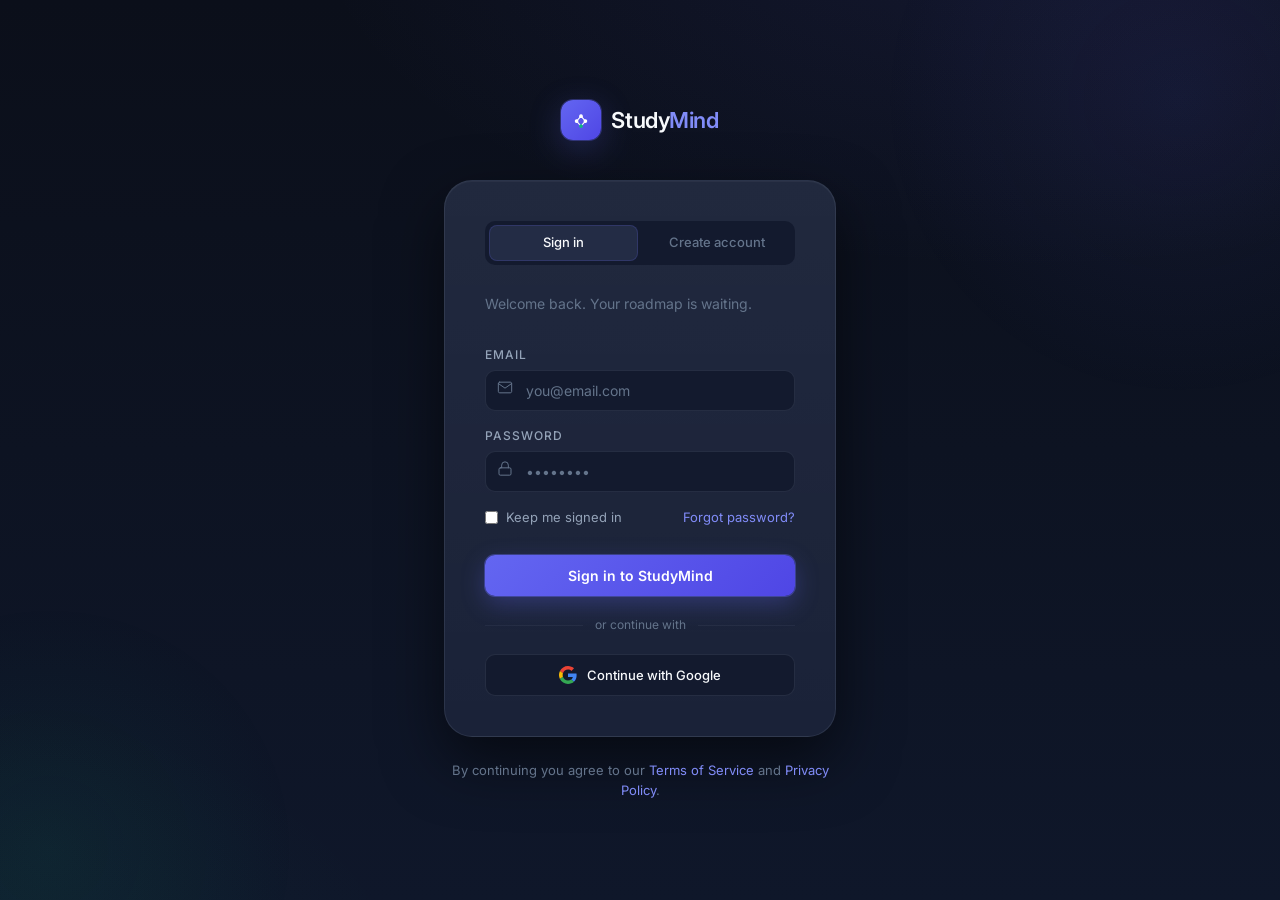
<file: studymind-frontend/pages/login.html>
<!DOCTYPE html>
<html lang="pt-BR">
<head>
  <meta charset="utf-8"/>
  <meta name="viewport" content="width=device-width, initial-scale=1"/>
  <title>StudyMind — Login</title>
  <link rel="stylesheet" href="../css/tokens.css"/>
  <style>
    *, *::before, *::after { box-sizing: border-box; margin: 0; padding: 0; }
    html, body {
      min-height: 100vh;
      background: var(--grad-page);
      background-attachment: fixed;
      font-family: var(--font-sans);
      font-size: 14px;
      line-height: 1.5;
      color: var(--fg-2);
      -webkit-font-smoothing: antialiased;
      display: flex; align-items: center; justify-content: center;
    }

    .auth-wrap {
      width: 100%; max-width: 440px;
      padding: 24px;
      animation: fadeUp 400ms var(--ease-out) both;
    }
    @keyframes fadeUp { from { opacity:0; transform:translateY(16px); } to { opacity:1; transform:translateY(0); } }

    /* logo */
    .auth-logo {
      display: flex; align-items: center; gap: 10px;
      justify-content: center;
      margin-bottom: 40px;
    }
    .auth-logo-mark {
      width: 40px; height: 40px; border-radius: 12px;
      background: linear-gradient(135deg, #6366F1, #4F46E5);
      display: grid; place-items: center;
      box-shadow: 0 0 0 1px rgba(99,102,241,0.35), 0 8px 32px rgba(99,102,241,0.25);
    }
    .auth-logo-text { font-size: 22px; font-weight: 600; color: var(--fg-1); letter-spacing: -0.02em; }
    .auth-logo-text span { color: #818CF8; }

    /* card */
    .auth-card {
      background: var(--bg-4);
      background-image: linear-gradient(180deg, rgba(255,255,255,0.03) 0%, rgba(255,255,255,0) 100%);
      border: 1px solid var(--border-2);
      border-radius: var(--r-3xl);
      padding: 40px;
      box-shadow: 0 24px 60px rgba(0,0,0,0.55), inset 0 1px 0 rgba(255,255,255,0.04);
    }
    .auth-heading { font-size: 24px; font-weight: 600; color: var(--fg-1); letter-spacing: -0.02em; margin-bottom: 6px; }
    .auth-sub     { font-size: 14px; color: var(--fg-4); margin-bottom: 32px; }

    /* tabs */
    .auth-tabs {
      display: grid; grid-template-columns: 1fr 1fr;
      background: var(--bg-3); border-radius: 10px;
      padding: 4px; gap: 4px;
      margin-bottom: 28px;
    }
    .auth-tab {
      padding: 8px; border-radius: 8px;
      font-size: 13px; font-weight: 500;
      cursor: pointer; text-align: center;
      color: var(--fg-4);
      transition: all 200ms cubic-bezier(0.22,1,0.36,1);
      user-select: none;
    }
    .auth-tab.active { background: var(--bg-5); color: var(--fg-1); box-shadow: inset 0 0 0 1px rgba(99,102,241,0.20); }

    /* form */
    .form-group { display: flex; flex-direction: column; gap: 6px; margin-bottom: 16px; }
    .form-label { font-size: 12px; font-weight: 500; color: var(--fg-3); letter-spacing: 0.08em; text-transform: uppercase; }
    .input-wrap { position: relative; }
    .input-icon { position: absolute; left: 12px; top: 50%; transform: translateY(-50%); color: var(--fg-4); pointer-events: none; }
    .input-icon svg { width: 16px; height: 16px; stroke: currentColor; fill: none; stroke-width: 1.5; stroke-linecap: round; stroke-linejoin: round; }
    .form-input {
      width: 100%; padding: 11px 14px 11px 40px;
      background: var(--bg-3); border: 1px solid var(--border-2);
      border-radius: 10px; color: var(--fg-1);
      font-size: 14px; font-family: inherit; outline: none;
      transition: all 200ms cubic-bezier(0.22,1,0.36,1);
    }
    .form-input::placeholder { color: var(--fg-4); }
    .form-input:focus { border-color: #6366F1; box-shadow: 0 0 0 3px rgba(99,102,241,0.18); }

    /* Fix browser autofill overriding background/text color */
    .form-input:-webkit-autofill,
    .form-input:-webkit-autofill:hover,
    .form-input:-webkit-autofill:focus,
    .form-input:-webkit-autofill:active {
      -webkit-box-shadow: 0 0 0 999px #131A2E inset !important;
      -webkit-text-fill-color: #F8FAFC !important;
      caret-color: #F8FAFC;
      border-color: var(--border-2);
      transition: background-color 9999s ease-in-out 0s;
    }
    .form-input:-webkit-autofill:focus {
      border-color: #6366F1 !important;
      -webkit-box-shadow: 0 0 0 999px #131A2E inset, 0 0 0 3px rgba(99,102,241,0.18) !important;
    }

    .form-hint { font-size: 12px; color: var(--fg-4); }

    .form-row { display: flex; justify-content: space-between; align-items: center; margin-bottom: 20px; }
    .remember { display: flex; align-items: center; gap: 8px; font-size: 13px; color: var(--fg-3); cursor: pointer; }
    .remember input[type="checkbox"] { accent-color: #6366F1; }
    .forgot { font-size: 13px; color: #818CF8; text-decoration: none; }
    .forgot:hover { color: #C7CBFE; }

    .btn-submit {
      width: 100%; padding: 12px;
      background: linear-gradient(135deg, #6366F1, #4F46E5);
      color: #fff; border: none; border-radius: 10px;
      font-size: 14px; font-weight: 600; font-family: inherit;
      cursor: pointer;
      box-shadow: 0 0 0 1px rgba(99,102,241,0.4), 0 8px 24px rgba(99,102,241,0.30);
      transition: all 200ms cubic-bezier(0.22,1,0.36,1);
      margin-top: 8px;
    }
    .btn-submit:hover { box-shadow: 0 0 0 1px rgba(99,102,241,0.5), 0 8px 32px rgba(99,102,241,0.45); }
    .btn-submit:active { transform: scale(0.99); }

    .divider-or {
      display: flex; align-items: center; gap: 12px;
      font-size: 12px; color: var(--fg-4);
      margin: 20px 0;
    }
    .divider-or::before, .divider-or::after {
      content:""; flex:1; height:1px; background: var(--border-1);
    }

    .btn-google {
      width: 100%; padding: 11px;
      background: var(--bg-3); color: var(--fg-1);
      border: 1px solid var(--border-2); border-radius: 10px;
      font-size: 13px; font-weight: 500; font-family: inherit;
      cursor: pointer; display: flex; align-items: center;
      justify-content: center; gap: 10px;
      transition: all 200ms cubic-bezier(0.22,1,0.36,1);
    }
    .btn-google:hover { background: var(--bg-5); border-color: var(--border-3); }

    /* footer */
    .auth-footer { text-align: center; margin-top: 24px; font-size: 13px; color: var(--fg-4); }
    .auth-footer a { color: #818CF8; text-decoration: none; }
    .auth-footer a:hover { color: #C7CBFE; }

    /* hidden */
    .tab-content { display: none; }
    .tab-content.active { display: block; }

    /* error */
    .form-error { font-size: 12px; color: #FB7185; margin-top: 4px; display: none; }
    .form-error.show { display: block; }

    /* strength bar */
    .strength-bar { display: flex; gap: 4px; margin-top: 8px; }
    .strength-bar span { flex:1; height:3px; border-radius:2px; background: var(--bg-5); transition: background 300ms; }
    .strength-text { font-size: 11px; color: var(--fg-4); margin-top: 4px; }

    /* bg glow */
    .bg-glow-1 { position: fixed; top: -200px; right: -200px; width: 600px; height: 600px; border-radius: 50%; background: radial-gradient(circle, rgba(99,102,241,0.08) 0%, transparent 70%); pointer-events: none; }
    .bg-glow-2 { position: fixed; bottom: -200px; left: -200px; width: 500px; height: 500px; border-radius: 50%; background: radial-gradient(circle, rgba(16,185,129,0.06) 0%, transparent 70%); pointer-events: none; }
  </style>
</head>
<body>
  <div class="bg-glow-1"></div>
  <div class="bg-glow-2"></div>

  <div class="auth-wrap">
    <div class="auth-logo">
      <div class="auth-logo-mark">
        <svg viewBox="0 0 40 40" width="22" height="22" fill="none">
          <g stroke="#fff" stroke-width="2" stroke-linecap="round" stroke-linejoin="round">
            <path d="M12 22 L20 13 L28 22 L20 31 Z"/>
            <circle cx="12" cy="22" r="2.4" fill="#fff"/>
            <circle cx="28" cy="22" r="2.4" fill="#fff"/>
            <circle cx="20" cy="13" r="2.4" fill="#fff"/>
            <circle cx="20" cy="31" r="2.4" fill="#10B981" stroke="#10B981"/>
          </g>
        </svg>
      </div>
      <div class="auth-logo-text">Study<span>Mind</span></div>
    </div>

    <div class="auth-card">
      <div class="auth-tabs">
        <div class="auth-tab active" data-tab="login">Sign in</div>
        <div class="auth-tab" data-tab="register">Create account</div>
      </div>

      <!-- LOGIN -->
      <div class="tab-content active" id="tab-login">
        <p class="auth-sub">Welcome back. Your roadmap is waiting.</p>
        <form id="login-form" novalidate>
          <div class="form-group">
            <label class="form-label">Email</label>
            <div class="input-wrap">
              <span class="input-icon"><svg viewBox="0 0 24 24"><path d="M4 4h16c1.1 0 2 .9 2 2v12c0 1.1-.9 2-2 2H4c-1.1 0-2-.9-2-2V6c0-1.1.9-2 2-2z"/><polyline points="22,6 12,13 2,6"/></svg></span>
              <input class="form-input" type="email" id="login-email" placeholder="you@email.com" autocomplete="email"/>
            </div>
            <span class="form-error" id="login-email-err">Enter a valid email address.</span>
          </div>
          <div class="form-group">
            <label class="form-label">Password</label>
            <div class="input-wrap">
              <span class="input-icon"><svg viewBox="0 0 24 24"><rect x="3" y="11" width="18" height="11" rx="2" ry="2"/><path d="M7 11V7a5 5 0 0 1 10 0v4"/></svg></span>
              <input class="form-input" type="password" id="login-pass" placeholder="••••••••" autocomplete="current-password"/>
            </div>
            <span class="form-error" id="login-pass-err">Password is required.</span>
          </div>
          <div class="form-row">
            <label class="remember"><input type="checkbox"/> Keep me signed in</label>
            <a href="#" class="forgot">Forgot password?</a>
          </div>
          <button type="submit" class="btn-submit">Sign in to StudyMind</button>
        </form>
        <div class="divider-or">or continue with</div>
        <button class="btn-google">
          <svg width="18" height="18" viewBox="0 0 48 48"><path fill="#EA4335" d="M24 9.5c3.54 0 6.71 1.22 9.21 3.6l6.85-6.85C35.9 2.38 30.47 0 24 0 14.62 0 6.51 5.38 2.56 13.22l7.98 6.19C12.43 13.72 17.74 9.5 24 9.5z"/><path fill="#4285F4" d="M46.98 24.55c0-1.57-.15-3.09-.38-4.55H24v9.02h12.94c-.58 2.96-2.26 5.48-4.78 7.18l7.73 6c4.51-4.18 7.09-10.36 7.09-17.65z"/><path fill="#FBBC05" d="M10.53 28.59c-.48-1.45-.76-2.99-.76-4.59s.27-3.14.76-4.59l-7.98-6.19C.92 16.46 0 20.12 0 24c0 3.88.92 7.54 2.56 10.78l7.97-6.19z"/><path fill="#34A853" d="M24 48c6.48 0 11.93-2.13 15.89-5.81l-7.73-6c-2.18 1.48-4.97 2.32-8.16 2.32-6.26 0-11.57-4.22-13.47-9.91l-7.98 6.19C6.51 42.62 14.62 48 24 48z"/></svg>
          Continue with Google
        </button>
      </div>

      <!-- REGISTER -->
      <div class="tab-content" id="tab-register">
        <p class="auth-sub">Create your account and start your ENEM prep.</p>
        <form id="register-form" novalidate>
          <div class="form-group">
            <label class="form-label">Full name</label>
            <div class="input-wrap">
              <span class="input-icon"><svg viewBox="0 0 24 24"><path d="M20 21v-2a4 4 0 0 0-4-4H8a4 4 0 0 0-4 4v2"/><circle cx="12" cy="7" r="4"/></svg></span>
              <input class="form-input" type="text" id="reg-name" placeholder="Your name" autocomplete="name"/>
            </div>
            <span class="form-error" id="reg-name-err">Name is required.</span>
          </div>
          <div class="form-group">
            <label class="form-label">Email</label>
            <div class="input-wrap">
              <span class="input-icon"><svg viewBox="0 0 24 24"><path d="M4 4h16c1.1 0 2 .9 2 2v12c0 1.1-.9 2-2 2H4c-1.1 0-2-.9-2-2V6c0-1.1.9-2 2-2z"/><polyline points="22,6 12,13 2,6"/></svg></span>
              <input class="form-input" type="email" id="reg-email" placeholder="you@email.com" autocomplete="email"/>
            </div>
            <span class="form-error" id="reg-email-err">Enter a valid email address.</span>
          </div>
          <div class="form-group">
            <label class="form-label">Password</label>
            <div class="input-wrap">
              <span class="input-icon"><svg viewBox="0 0 24 24"><rect x="3" y="11" width="18" height="11" rx="2" ry="2"/><path d="M7 11V7a5 5 0 0 1 10 0v4"/></svg></span>
              <input class="form-input" type="password" id="reg-pass" placeholder="Min. 8 characters" autocomplete="new-password"/>
            </div>
            <div class="strength-bar"><span id="s1"></span><span id="s2"></span><span id="s3"></span><span id="s4"></span></div>
            <span class="strength-text" id="strength-text"></span>
            <span class="form-error" id="reg-pass-err">Password must be at least 8 characters.</span>
          </div>
          <div class="form-group">
            <label class="form-label">Target exam</label>
            <div class="input-wrap">
              <span class="input-icon"><svg viewBox="0 0 24 24"><circle cx="12" cy="12" r="10"/><circle cx="12" cy="12" r="6"/><circle cx="12" cy="12" r="2"/></svg></span>
              <select class="form-input" id="reg-exam" style="padding-left:40px">
                <option value="">Select your exam</option>
                <option value="enem">ENEM 2026</option>
                <option value="fuvest">FUVEST 2026</option>
                <option value="unicamp">UNICAMP 2026</option>
                <option value="other">Other</option>
              </select>
            </div>
          </div>
          <button type="submit" class="btn-submit">Create account</button>
        </form>
      </div>
    </div>

    <div class="auth-footer">
      By continuing you agree to our <a href="#">Terms of Service</a> and <a href="#">Privacy Policy</a>.
    </div>
  </div>

  <script>
    // Tab switching
    document.querySelectorAll('.auth-tab').forEach(tab => {
      tab.addEventListener('click', () => {
        document.querySelectorAll('.auth-tab, .tab-content').forEach(el => el.classList.remove('active'));
        tab.classList.add('active');
        document.getElementById('tab-' + tab.dataset.tab).classList.add('active');
      });
    });

    // Password strength
    const passInput = document.getElementById('reg-pass');
    if (passInput) {
      passInput.addEventListener('input', () => {
        const val = passInput.value;
        const bars = [document.getElementById('s1'), document.getElementById('s2'), document.getElementById('s3'), document.getElementById('s4')];
        const txt = document.getElementById('strength-text');
        let score = 0;
        if (val.length >= 8) score++;
        if (/[A-Z]/.test(val)) score++;
        if (/[0-9]/.test(val)) score++;
        if (/[^A-Za-z0-9]/.test(val)) score++;
        const colors = ['#EF4444','#F59E0B','#3B82F6','#10B981'];
        const labels = ['Weak','Fair','Good','Strong'];
        bars.forEach((b, i) => b.style.background = i < score ? colors[score-1] : 'var(--bg-5)');
        txt.textContent = val.length ? labels[score-1] || '' : '';
        txt.style.color = score > 0 ? colors[score-1] : 'var(--fg-4)';
      });
    }

    // Login form
    document.getElementById('login-form').addEventListener('submit', e => {
      e.preventDefault();
      const email = document.getElementById('login-email').value;
      const pass  = document.getElementById('login-pass').value;
      let ok = true;
      if (!email || !/^[^\s@]+@[^\s@]+\.[^\s@]+$/.test(email)) {
        document.getElementById('login-email-err').classList.add('show'); ok = false;
      } else { document.getElementById('login-email-err').classList.remove('show'); }
      if (!pass) {
        document.getElementById('login-pass-err').classList.add('show'); ok = false;
      } else { document.getElementById('login-pass-err').classList.remove('show'); }
      if (ok) window.location.href = '../index.html';
    });

    // Register form
    document.getElementById('register-form').addEventListener('submit', e => {
      e.preventDefault();
      const name  = document.getElementById('reg-name').value;
      const email = document.getElementById('reg-email').value;
      const pass  = document.getElementById('reg-pass').value;
      let ok = true;
      if (!name) { document.getElementById('reg-name-err').classList.add('show'); ok=false; }
      else document.getElementById('reg-name-err').classList.remove('show');
      if (!email || !/^[^\s@]+@[^\s@]+\.[^\s@]+$/.test(email)) { document.getElementById('reg-email-err').classList.add('show'); ok=false; }
      else document.getElementById('reg-email-err').classList.remove('show');
      if (!pass || pass.length < 8) { document.getElementById('reg-pass-err').classList.add('show'); ok=false; }
      else document.getElementById('reg-pass-err').classList.remove('show');
      if (ok) window.location.href = '../index.html';
    });
  </script>
</body>
</html>
</file>
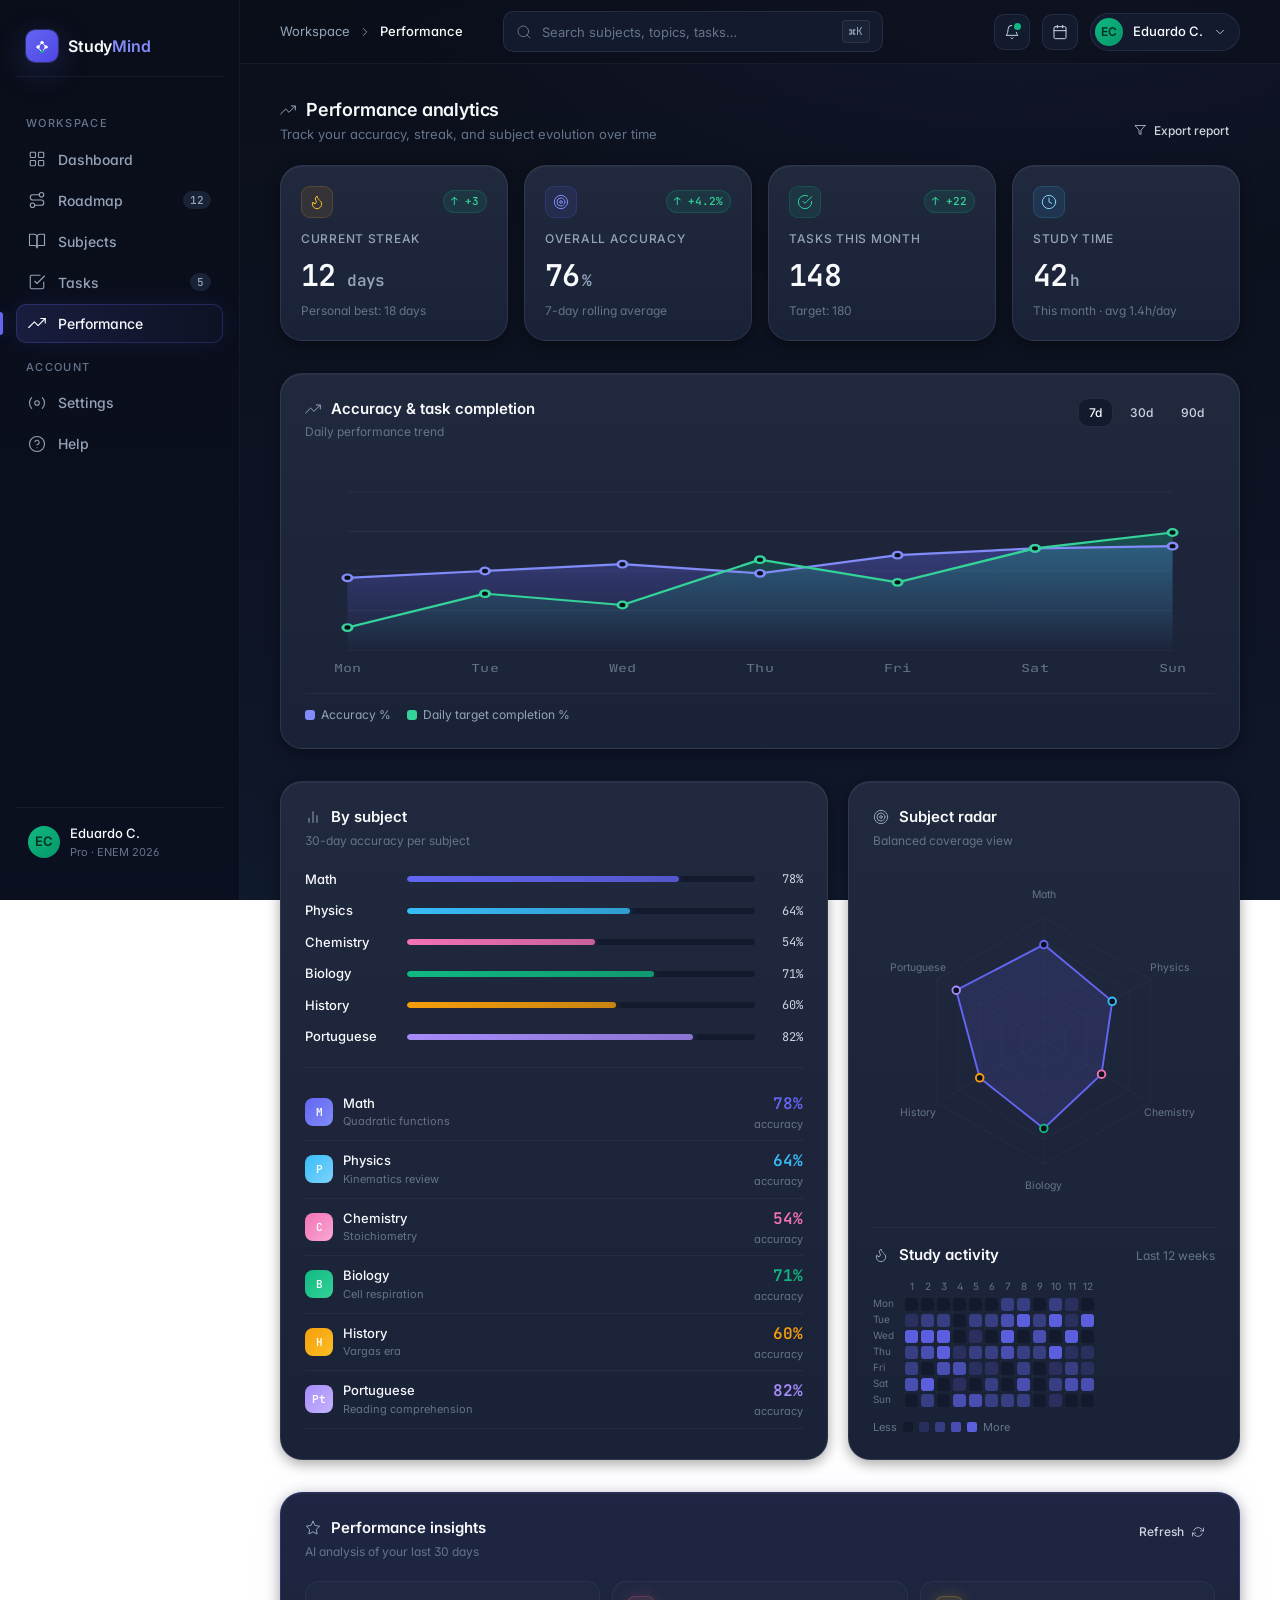
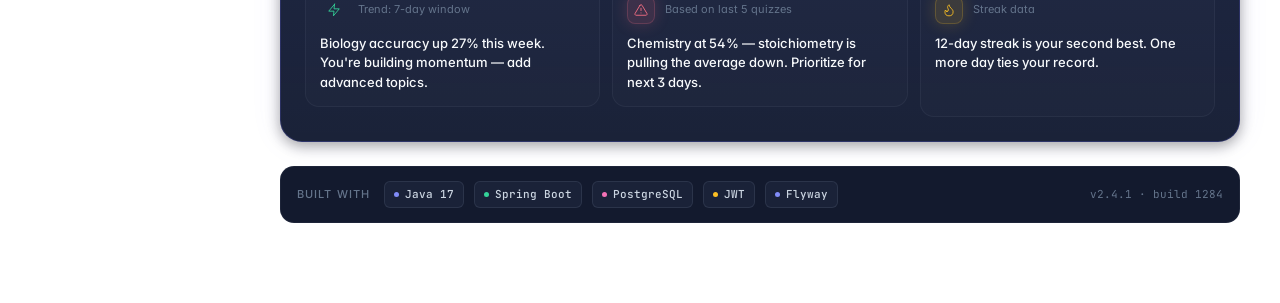
<file: studymind-frontend/pages/performance.html>
<!DOCTYPE html>
<html lang="pt-BR">
<head>
  <meta charset="utf-8"/>
  <meta name="viewport" content="width=1280"/>
  <title>StudyMind — Performance</title>
  <link rel="stylesheet" href="../css/base.css"/>
</head>
<body>
<div id="app" class="app"></div>
<div id="toast-container"></div>
<script src="../js/shared.js"></script>
<script>
const periods = {
  '7d':  { labels:['Mon','Tue','Wed','Thu','Fri','Sat','Sun'], acc:[62,65,68,64,72,75,76], tasks:[40,55,50,70,60,75,82] },
  '30d': { labels:['W1','W2','W3','W4','W5','W6','W7','W8'], acc:[58,61,60,65,68,70,73,76], tasks:[35,42,50,55,58,62,68,74] },
  '90d': { labels:['M1','M2','M3'], acc:[52,64,76], tasks:[38,56,74] },
};
let activePeriod = '7d';

function buildRadarSVG(subjects) {
  const cx = 180, cy = 180, r = 130;
  const n = subjects.length;
  const angle = i => (i * 2 * Math.PI / n) - Math.PI/2;
  const pt = (i, pct) => {
    const a = angle(i), dist = r * pct / 100;
    return [cx + dist * Math.cos(a), cy + dist * Math.sin(a)];
  };
  const gridCircles = [20,40,60,80,100].map(p =>
    `<polygon points="${subjects.map((_,i) => pt(i,p).join(',')).join(' ')}" fill="none" stroke="rgba(148,163,184,0.06)" stroke-width="1"/>`
  ).join('');
  const axes = subjects.map((_,i) => {
    const [x,y] = pt(i,100);
    return `<line x1="${cx}" y1="${cy}" x2="${x}" y2="${y}" stroke="rgba(148,163,184,0.06)" stroke-width="1"/>`;
  }).join('');
  const labels = subjects.map((s,i) => {
    const [x,y] = pt(i,118);
    return `<text x="${x}" y="${y}" text-anchor="middle" dominant-baseline="middle" font-size="11" fill="#64748B" font-family="Inter">${s.name}</text>`;
  }).join('');
  const dataPoints = subjects.map((_,i) => pt(i, subjects[i].accuracy));
  const polygon = `<polygon points="${dataPoints.map(p=>p.join(',')).join(' ')}" fill="rgba(99,102,241,0.15)" stroke="#6366F1" stroke-width="2"/>`;
  const dots = dataPoints.map(([x,y],i) => `<circle cx="${x}" cy="${y}" r="4" fill="#0B0F1A" stroke="${subjects[i].color}" stroke-width="2"/>`).join('');
  return `<svg viewBox="0 0 360 360" style="width:100%;max-width:360px;display:block;margin:0 auto">
    ${gridCircles}${axes}${labels}${polygon}${dots}
  </svg>`;
}

function buildHeatmap() {
  const days = ['Mon','Tue','Wed','Thu','Fri','Sat','Sun'];
  const weeks = 12;
  const data = Array.from({length:weeks*7}, () => Math.random() > 0.3 ? Math.floor(Math.random()*4)+1 : 0);
  const colors = ['var(--bg-3)', 'rgba(99,102,241,0.20)', 'rgba(99,102,241,0.40)', 'rgba(99,102,241,0.65)', 'rgba(99,102,241,0.90)'];
  return `
    <div style="overflow-x:auto">
      <div style="display:flex;gap:4px;align-items:flex-start;min-width:fit-content">
        <div style="display:flex;flex-direction:column;gap:3px;margin-top:18px">
          ${days.map(d=>`<div style="font-size:10px;color:var(--fg-4);height:13px;line-height:13px;width:28px">${d}</div>`).join('')}
        </div>
        <div>
          <div style="display:flex;gap:3px;margin-bottom:4px">
            ${Array.from({length:weeks},(_,w)=>`<div style="font-size:10px;color:var(--fg-4);width:13px;text-align:center">${w+1}</div>`).join('')}
          </div>
          <div style="display:grid;grid-template-rows:repeat(7,13px);grid-auto-flow:column;grid-auto-columns:13px;gap:3px">
            ${data.map(v=>`<div style="width:13px;height:13px;border-radius:3px;background:${colors[v]};transition:all 200ms" title="${v} tasks"></div>`).join('')}
          </div>
        </div>
      </div>
      <div style="display:flex;align-items:center;gap:6px;margin-top:12px;font-size:11px;color:var(--fg-4)">
        Less ${colors.map(c=>`<span style="width:10px;height:10px;border-radius:2px;background:${c};display:inline-block"></span>`).join('')} More
      </div>
    </div>`;
}

function setPeriod(p) {
  activePeriod = p;
  document.querySelectorAll('.period-btn').forEach(b => b.classList.toggle('btn--secondary', b.dataset.p === p));
  document.querySelectorAll('.period-btn').forEach(b => b.classList.toggle('btn--ghost', b.dataset.p !== p));
  const d = periods[p];
  document.getElementById('perf-chart-wrap').innerHTML = buildPerfChart(d.labels, d.acc, d.tasks, 600, 200);
}

function render() {
  const s = State;
  document.getElementById('app').innerHTML = `
    ${buildSidebar('performance')}
    <div>
      ${buildTopbar('Workspace','Performance')}
      <main class="main page-enter">

        <div class="section__head">
          <div>
            <h1 class="section__title">${icon('trending',20)} Performance analytics</h1>
            <p class="section__sub">Track your accuracy, streak, and subject evolution over time</p>
          </div>
          <button class="btn btn--ghost btn--sm" onclick="showToast('Report exported!')">${icon('filter',12)} Export report</button>
        </div>

        <!-- Top stats -->
        <div class="grid-4" style="margin-top:20px">
          <div class="card stat card--hover">
            <div class="stat__head"><div class="stat__icon stat__icon--am">${icon('flame',16)}</div><span class="stat__delta">↑ +3</span></div>
            <div class="stat__label">Current streak</div>
            <div class="stat__value">12<span class="stat__value-unit"> days</span></div>
            <div class="stat__sub">Personal best: 18 days</div>
          </div>
          <div class="card stat card--hover">
            <div class="stat__head"><div class="stat__icon">${icon('target',16)}</div><span class="stat__delta">↑ +4.2%</span></div>
            <div class="stat__label">Overall accuracy</div>
            <div class="stat__value">76<span class="stat__value-unit">%</span></div>
            <div class="stat__sub">7-day rolling average</div>
          </div>
          <div class="card stat card--hover">
            <div class="stat__head"><div class="stat__icon stat__icon--em">${icon('check-circle',16)}</div><span class="stat__delta">↑ +22</span></div>
            <div class="stat__label">Tasks this month</div>
            <div class="stat__value">148</div>
            <div class="stat__sub">Target: 180</div>
          </div>
          <div class="card stat card--hover">
            <div class="stat__head"><div class="stat__icon stat__icon--sky">${icon('clock',16)}</div></div>
            <div class="stat__label">Study time</div>
            <div class="stat__value">42<span class="stat__value-unit">h</span></div>
            <div class="stat__sub">This month · avg 1.4h/day</div>
          </div>
        </div>

        <!-- Main chart -->
        <section class="section">
          <div class="card card--padded">
            <div class="card__header">
              <div>
                <div class="card__title">${icon('trending',16)} Accuracy & task completion</div>
                <div class="card__sub">Daily performance trend</div>
              </div>
              <div class="row" style="gap:6px">
                ${['7d','30d','90d'].map(p=>`<button class="btn btn--sm period-btn${p==='7d'?' btn--secondary':' btn--ghost'}" data-p="${p}" onclick="setPeriod('${p}')">${p}</button>`).join('')}
              </div>
            </div>
            <div id="perf-chart-wrap" style="height:220px"></div>
            <div style="display:flex;gap:16px;margin-top:12px;padding-top:12px;border-top:1px solid var(--border-1)">
              <div style="display:flex;align-items:center;gap:6px;font-size:12px;color:var(--fg-3)"><span style="width:10px;height:10px;border-radius:3px;background:#818CF8;display:inline-block"></span>Accuracy %</div>
              <div style="display:flex;align-items:center;gap:6px;font-size:12px;color:var(--fg-3)"><span style="width:10px;height:10px;border-radius:3px;background:#34D399;display:inline-block"></span>Daily target completion %</div>
            </div>
          </div>
        </section>

        <!-- Radar + Subject breakdown -->
        <section class="section">
          <div class="grid-2">
            <div class="card card--padded">
              <div class="card__header">
                <div>
                  <div class="card__title">${icon('bar-chart',16)} By subject</div>
                  <div class="card__sub">30-day accuracy per subject</div>
                </div>
              </div>
              <div style="display:flex;flex-direction:column;gap:12px;margin-bottom:20px">
                ${buildSubjectBreakdown(s.subjects)}
              </div>
              <div class="divider"></div>
              ${s.subjects.map(subj => `
                <div style="display:flex;align-items:center;justify-content:space-between;padding:8px 0;border-bottom:1px solid var(--border-1)">
                  <div style="display:flex;align-items:center;gap:10px">
                    <div class="roadmap__icon" style="background:linear-gradient(135deg,${subj.color},${subj.color2})">${subj.init}</div>
                    <div>
                      <div style="font-size:13px;font-weight:500;color:var(--fg-1)">${subj.name}</div>
                      <div style="font-size:11px;color:var(--fg-4)">${subj.topic}</div>
                    </div>
                  </div>
                  <div style="text-align:right">
                    <div style="font-family:var(--font-mono);font-size:16px;font-weight:600;color:${subj.color}">${subj.accuracy}%</div>
                    <div style="font-size:11px;color:var(--fg-4)">accuracy</div>
                  </div>
                </div>`).join('')}
            </div>
            <div class="card card--padded">
              <div class="card__header">
                <div>
                  <div class="card__title">${icon('target',16)} Subject radar</div>
                  <div class="card__sub">Balanced coverage view</div>
                </div>
              </div>
              ${buildRadarSVG(s.subjects)}
              <div class="divider" style="margin-top:16px"></div>
              <div class="card__header" style="margin-top:16px;margin-bottom:12px">
                <div class="card__title">${icon('flame',16)} Study activity</div>
                <div class="card__sub">Last 12 weeks</div>
              </div>
              ${buildHeatmap()}
            </div>
          </div>
        </section>

        <!-- AI insights -->
        <section class="section">
          <div class="card ai-panel card--padded">
            <div class="card__header">
              <div>
                <div class="card__title" style="color:var(--fg-1)">${icon('sparkles',16)} Performance insights</div>
                <div class="card__sub">AI analysis of your last 30 days</div>
              </div>
              <button class="btn btn--ghost btn--sm" onclick="showToast('Refreshed!')">Refresh ${icon('refresh-cw',12)}</button>
            </div>
            <div class="grid-3" style="gap:12px">
              ${[
                { ico:'zap', text:"Biology accuracy up 27% this week. You're building momentum — add advanced topics.", meta:'Trend: 7-day window', color:'var(--emerald-400)' },
                { ico:'alert', text:'Chemistry at 54% — stoichiometry is pulling the average down. Prioritize for next 3 days.', meta:'Based on last 5 quizzes', color:'#FB7185' },
                { ico:'flame', text:'12-day streak is your second best. One more day ties your record.', meta:'Streak data', color:'#FBBF24' },
              ].map(m => `
                <div class="ai-msg" style="flex-direction:column;gap:10px">
                  <div style="display:flex;gap:10px;align-items:center">
                    <div class="ai-msg__icon" style="color:${m.color};background:${m.color}22;box-shadow:0 0 16px ${m.color}33;border:1px solid ${m.color}33">${icon(m.ico,14)}</div>
                    <span style="font-size:11px;color:var(--fg-4)">${m.meta}</span>
                  </div>
                  <div class="ai-msg__text">${m.text}</div>
                </div>`).join('')}
            </div>
          </div>
        </section>

        ${buildTechStrip()}
      </main>
    </div>`;

  const d = periods[activePeriod];
  document.getElementById('perf-chart-wrap').innerHTML = buildPerfChart(d.labels, d.acc, d.tasks, 600, 200);
}

render();
</script>
</body>
</html>
</file>
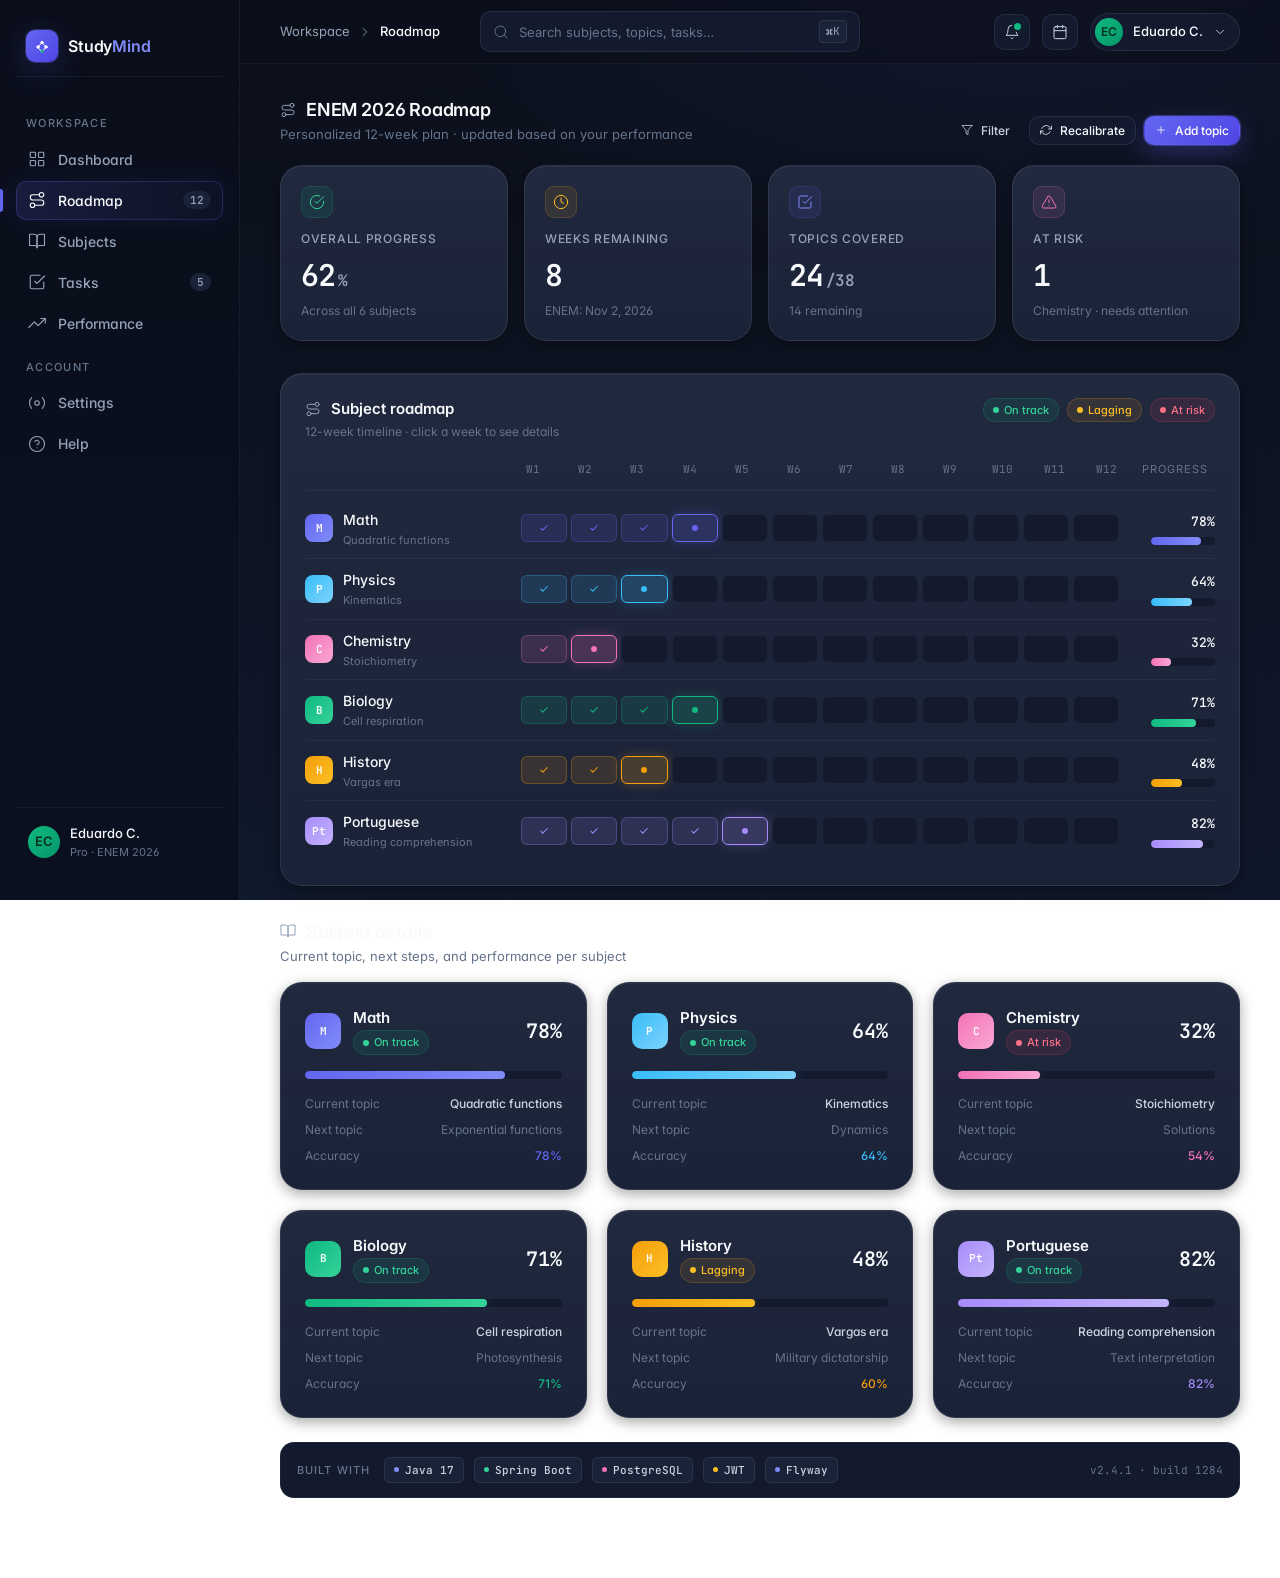
<file: studymind-frontend/pages/roadmap.html>
<!DOCTYPE html>
<html lang="pt-BR">
<head>
  <meta charset="utf-8"/>
  <meta name="viewport" content="width=1280"/>
  <title>StudyMind — Roadmap</title>
  <link rel="stylesheet" href="../css/base.css"/>
</head>
<body>
<div id="app" class="app"></div>
<div id="toast-container"></div>
<script src="../js/shared.js"></script>
<script>
function render() {
  const s = State;
  document.getElementById('app').innerHTML = `
    ${buildSidebar('roadmap')}
    <div>
      ${buildTopbar('Workspace','Roadmap')}
      <main class="main page-enter">

        <div class="section__head">
          <div>
            <h1 class="section__title">${icon('route',20)} ENEM 2026 Roadmap</h1>
            <p class="section__sub">Personalized 12-week plan · updated based on your performance</p>
          </div>
          <div class="row">
            <button class="btn btn--ghost btn--sm">${icon('filter',12)} Filter</button>
            <button class="btn btn--secondary btn--sm">${icon('refresh-cw',12)} Recalibrate</button>
            <button class="btn btn--primary btn--sm">${icon('plus',12)} Add topic</button>
          </div>
        </div>

        <!-- PROGRESS OVERVIEW -->
        <div class="grid-4" style="margin-top:20px">
          <div class="card stat card--hover">
            <div class="stat__head"><div class="stat__icon stat__icon--em">${icon('check-circle',16)}</div></div>
            <div class="stat__label">Overall progress</div>
            <div class="stat__value">62<span class="stat__value-unit">%</span></div>
            <div class="stat__sub">Across all 6 subjects</div>
          </div>
          <div class="card stat card--hover">
            <div class="stat__head"><div class="stat__icon stat__icon--am">${icon('clock',16)}</div></div>
            <div class="stat__label">Weeks remaining</div>
            <div class="stat__value">8</div>
            <div class="stat__sub">ENEM: Nov 2, 2026</div>
          </div>
          <div class="card stat card--hover">
            <div class="stat__head"><div class="stat__icon">${icon('check-square',16)}</div></div>
            <div class="stat__label">Topics covered</div>
            <div class="stat__value">24<span class="stat__value-unit">/38</span></div>
            <div class="stat__sub">14 remaining</div>
          </div>
          <div class="card stat card--hover">
            <div class="stat__head"><div class="stat__icon stat__icon--rs">${icon('alert',16)}</div></div>
            <div class="stat__label">At risk</div>
            <div class="stat__value">1</div>
            <div class="stat__sub">Chemistry · needs attention</div>
          </div>
        </div>

        <!-- WEEK TIMELINE HEADER -->
        <section class="section">
          <div class="card card--padded">
            <div class="card__header">
              <div>
                <div class="card__title">${icon('route',16)} Subject roadmap</div>
                <div class="card__sub">12-week timeline · click a week to see details</div>
              </div>
              <div class="row">
                <span class="badge badge--emerald">On track</span>
                <span class="badge badge--amber">Lagging</span>
                <span class="badge badge--rose">At risk</span>
              </div>
            </div>

            <!-- Timeline grid header -->
            <div class="rm-grid rm-grid--header">
              <div class="rm-grid__subject-col"></div>
              ${Array.from({length:12},(_,i)=>`<div class="rm-grid__week">W${i+1}</div>`).join('')}
              <div class="rm-grid__pct-col">Progress</div>
            </div>

            <!-- Subject rows -->
            ${s.subjects.map(subj => {
              const rd = s.roadmap.find(r => r.subject === subj.name) || {};
              return `
              <div class="rm-subject-row">
                <div class="rm-subject-info">
                  <div class="roadmap__icon" style="background:linear-gradient(135deg,${subj.color},${subj.color2})">${subj.init}</div>
                  <div>
                    <div class="rm-subject-name">${subj.name}</div>
                    <div class="rm-subject-topic">${rd.current || subj.topic}</div>
                  </div>
                </div>
                <div class="rm-weeks">
                  ${Array.from({length:12},(_,i) => {
                    const done = rd.weeks && rd.weeks[i] ? rd.weeks[i].done : false;
                    const isCurrent = rd.weeks && rd.weeks[i] && !done && (i === 0 || (rd.weeks[i-1] && rd.weeks[i-1].done));
                    return `<div class="rm-week ${done ? 'rm-week--done' : ''} ${isCurrent ? 'rm-week--current' : ''}"
                              style="${done ? `background:${subj.color}22;border-color:${subj.color}44` : ''} ${isCurrent ? `background:${subj.color}33;border-color:${subj.color};box-shadow:0 0 12px ${subj.color}44` : ''}"
                              title="Week ${i+1}${done?' · Done':isCurrent?' · In progress':''}">
                              ${done ? `<svg width="10" height="10" viewBox="0 0 24 24" stroke="${subj.color}" fill="none" stroke-width="2.5" stroke-linecap="round" stroke-linejoin="round"><polyline points="20 6 9 17 4 12"/></svg>` : isCurrent ? `<span class="rm-week-dot" style="background:${subj.color}"></span>` : ''}
                            </div>`;
                  }).join('')}
                </div>
                <div class="rm-pct-col">
                  <div class="rm-pct-num">${subj.pct}%</div>
                  <div class="progress-bar" style="width:64px">
                    <div class="progress-bar__fill" style="width:${subj.pct}%;background:linear-gradient(90deg,${subj.color},${subj.color2})"></div>
                  </div>
                </div>
              </div>`;
            }).join('')}
          </div>
        </section>

        <!-- DETAILED CARDS -->
        <section class="section">
          <div class="section__head">
            <div>
              <h2 class="section__title">${icon('book',18)} Subject details</h2>
              <p class="section__sub">Current topic, next steps, and performance per subject</p>
            </div>
          </div>
          <div class="grid-3">
            ${s.subjects.map(subj => {
              const rd = s.roadmap.find(r => r.subject === subj.name) || {};
              const statusColor = subj.status === 'track' ? 'emerald' : subj.status === 'lag' ? 'amber' : 'rose';
              return `
              <div class="card card--padded card--hover" style="cursor:pointer;transition:all 200ms var(--ease-out)" onclick="showToast('${subj.name} details — coming soon')">
                <div style="display:flex;align-items:center;justify-content:space-between;margin-bottom:16px">
                  <div style="display:flex;align-items:center;gap:12px">
                    <div class="roadmap__icon" style="width:36px;height:36px;border-radius:10px;background:linear-gradient(135deg,${subj.color},${subj.color2})">${subj.init}</div>
                    <div>
                      <div style="font-size:15px;font-weight:600;color:var(--fg-1)">${subj.name}</div>
                      <span class="badge badge--${statusColor}">${subj.status === 'track' ? 'On track' : subj.status === 'lag' ? 'Lagging' : 'At risk'}</span>
                    </div>
                  </div>
                  <div style="font-family:var(--font-mono);font-size:20px;font-weight:600;color:var(--fg-1)">${subj.pct}%</div>
                </div>
                <div class="progress-bar" style="margin-bottom:16px">
                  <div class="progress-bar__fill" style="width:${subj.pct}%;background:linear-gradient(90deg,${subj.color},${subj.color2});box-shadow:0 0 12px ${subj.color}44"></div>
                </div>
                <div style="display:flex;flex-direction:column;gap:8px">
                  <div style="display:flex;justify-content:space-between;font-size:12px">
                    <span style="color:var(--fg-4)">Current topic</span>
                    <span style="color:var(--fg-2);font-weight:500">${rd.current || subj.topic}</span>
                  </div>
                  <div style="display:flex;justify-content:space-between;font-size:12px">
                    <span style="color:var(--fg-4)">Next topic</span>
                    <span style="color:var(--fg-4)">${rd.next || '—'}</span>
                  </div>
                  <div style="display:flex;justify-content:space-between;font-size:12px">
                    <span style="color:var(--fg-4)">Accuracy</span>
                    <span style="color:${subj.color};font-weight:500">${subj.accuracy}%</span>
                  </div>
                </div>
              </div>`;
            }).join('')}
          </div>
        </section>

        ${buildTechStrip()}
      </main>
    </div>`;
  initModals();
}

render();
</script>

<style>
.rm-grid { display: grid; grid-template-columns: 200px repeat(12, 1fr) 80px; gap: 4px; align-items: center; }
.rm-grid--header { margin-bottom: 8px; padding-bottom: 12px; border-bottom: 1px solid var(--border-1); }
.rm-grid__week { text-align: center; font-family: var(--font-mono); font-size: 11px; color: var(--fg-4); }
.rm-grid__pct-col { text-align: center; font-size: 11px; color: var(--fg-4); text-transform: uppercase; letter-spacing: 0.08em; }

.rm-subject-row {
  display: grid; grid-template-columns: 200px 1fr 80px;
  align-items: center; gap: 16px;
  padding: 10px 0; border-bottom: 1px solid var(--border-1);
  transition: background var(--dur-base);
}
.rm-subject-row:last-child { border-bottom: 0; }
.rm-subject-row:hover { background: rgba(255,255,255,0.012); border-radius: var(--r-md); }
.rm-subject-info { display: flex; align-items: center; gap: 10px; }
.rm-subject-name  { font-size: 14px; font-weight: 500; color: var(--fg-1); }
.rm-subject-topic { font-size: 11px; color: var(--fg-4); margin-top: 2px; }
.rm-weeks { display: flex; gap: 4px; }
.rm-week {
  flex: 1; height: 28px; border-radius: 6px;
  border: 1px solid var(--border-1);
  background: var(--bg-3);
  display: flex; align-items: center; justify-content: center;
  cursor: pointer; transition: all var(--dur-base) var(--ease-out);
}
.rm-week:hover { border-color: var(--border-3); background: var(--bg-5); }
.rm-week-dot { width: 6px; height: 6px; border-radius: 50%; }
.rm-pct-col { display: flex; flex-direction: column; align-items: flex-end; gap: 6px; }
.rm-pct-num { font-family: var(--font-mono); font-size: 13px; font-weight: 500; color: var(--fg-1); }
</style>
</body>
</html>
</file>
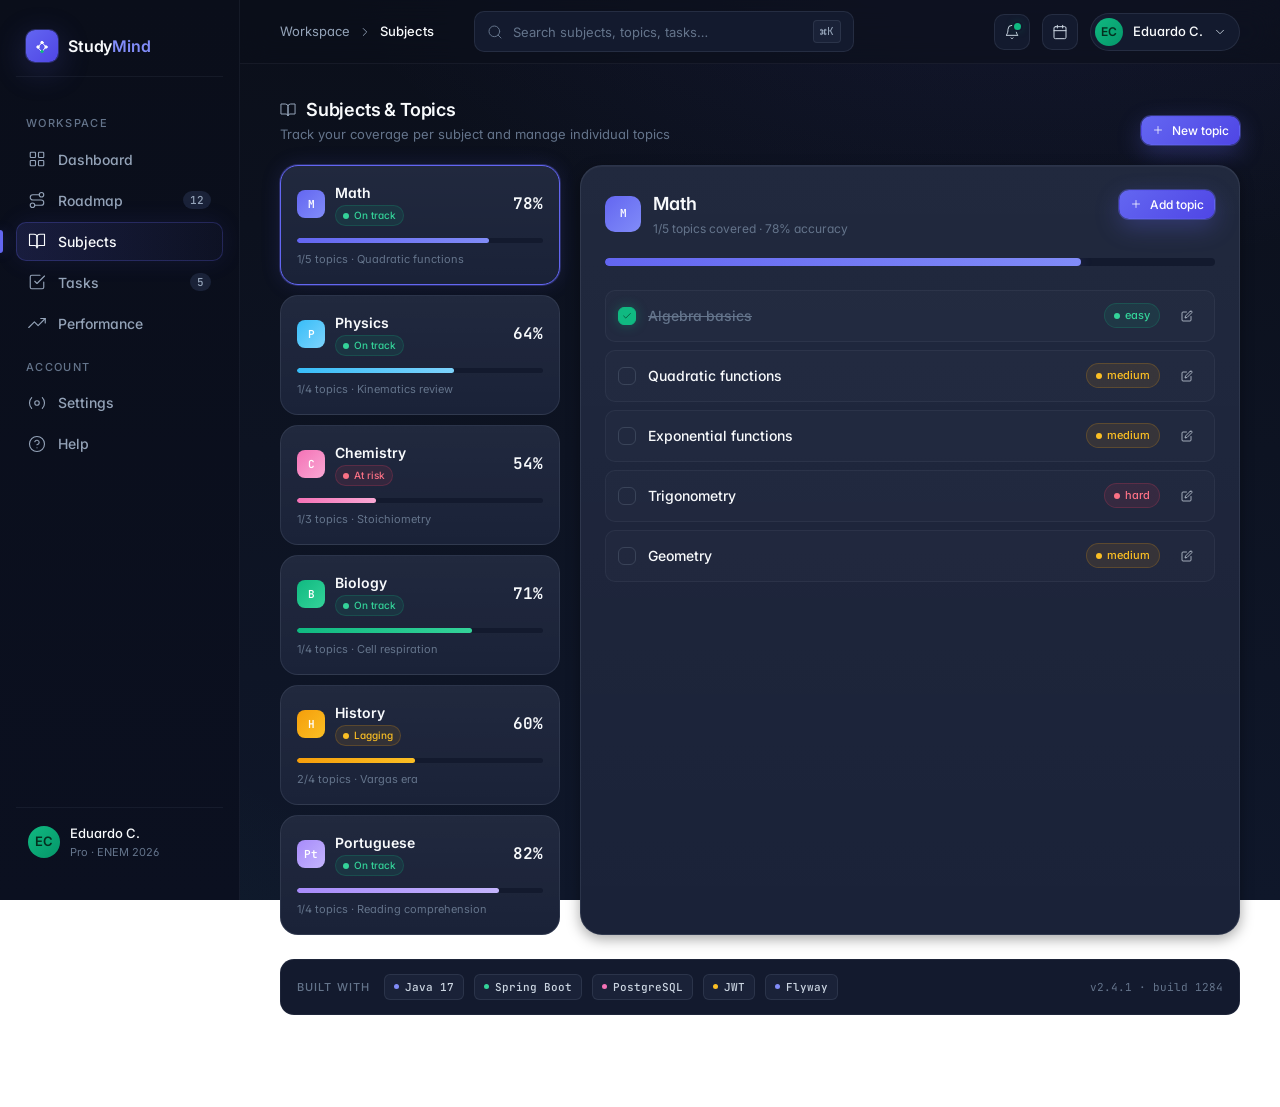
<file: studymind-frontend/pages/subjects.html>
<!DOCTYPE html>
<html lang="pt-BR">
<head>
  <meta charset="utf-8"/>
  <meta name="viewport" content="width=1280"/>
  <title>StudyMind — Subjects</title>
  <link rel="stylesheet" href="../css/base.css"/>
</head>
<body>
<div id="app" class="app"></div>
<div id="toast-container"></div>

<!-- Add Topic Modal -->
<div class="modal-overlay" id="modal-topic">
  <div class="modal">
    <div class="modal__header">
      <div class="modal__title">Add topic</div>
      <button class="modal__close" data-modal-close>${icon_raw('x')}</button>
    </div>
    <div class="col">
      <div class="form-group">
        <label class="form-label">Subject</label>
        <select class="form-input" id="new-topic-subject">
          <option value="">Select subject</option>
          <option>Math</option><option>Physics</option><option>Chemistry</option>
          <option>Biology</option><option>History</option><option>Portuguese</option>
        </select>
      </div>
      <div class="form-group">
        <label class="form-label">Topic name</label>
        <input class="form-input" id="new-topic-name" placeholder="e.g. Quadratic functions"/>
      </div>
      <div class="form-group">
        <label class="form-label">Difficulty</label>
        <select class="form-input" id="new-topic-diff">
          <option value="easy">Easy</option>
          <option value="medium" selected>Medium</option>
          <option value="hard">Hard</option>
        </select>
      </div>
    </div>
    <div class="modal__footer">
      <button class="btn btn--ghost" data-modal-close>Cancel</button>
      <button class="btn btn--primary" onclick="addTopic()">Add topic</button>
    </div>
  </div>
</div>

<script src="../js/shared.js"></script>
<script>
function icon_raw(name) {
  const map = {
    x: `<svg class="icon" width="14" height="14" viewBox="0 0 24 24" stroke="currentColor" fill="none" stroke-width="1.5" stroke-linecap="round" stroke-linejoin="round"><line x1="18" y1="6" x2="6" y2="18"/><line x1="6" y1="6" x2="18" y2="18"/></svg>`
  };
  return map[name] || '';
}

const topicsData = {
  Math:       [{name:'Algebra basics', done:true, diff:'easy'},{name:'Quadratic functions', done:false, diff:'medium'},{name:'Exponential functions', done:false, diff:'medium'},{name:'Trigonometry', done:false, diff:'hard'},{name:'Geometry', done:false, diff:'medium'}],
  Physics:    [{name:'Kinematics', done:true, diff:'medium'},{name:'Dynamics', done:false, diff:'hard'},{name:'Energy & Work', done:false, diff:'medium'},{name:'Waves', done:false, diff:'hard'}],
  Chemistry:  [{name:'Periodic table', done:true, diff:'easy'},{name:'Stoichiometry', done:false, diff:'hard'},{name:'Solutions', done:false, diff:'medium'}],
  Biology:    [{name:'Cell biology', done:true, diff:'easy'},{name:'Cell respiration', done:false, diff:'medium'},{name:'Photosynthesis', done:false, diff:'medium'},{name:'Genetics', done:false, diff:'hard'}],
  History:    [{name:'Colonial Brazil', done:true, diff:'medium'},{name:'Imperial Brazil', done:true, diff:'medium'},{name:'Vargas era', done:false, diff:'medium'},{name:'Military dictatorship', done:false, diff:'hard'}],
  Portuguese: [{name:'Reading comprehension', done:false, diff:'medium'},{name:'Text interpretation', done:false, diff:'medium'},{name:'Grammar review', done:true, diff:'easy'},{name:'Essay structure', done:false, diff:'hard'}],
};

let activeSubject = 'Math';
const diffColor = { easy:'emerald', medium:'amber', hard:'rose' };

function setActiveSubject(name) {
  activeSubject = name;
  renderTopics();
  document.querySelectorAll('.subj-card').forEach(c => c.classList.toggle('subj-card--active', c.dataset.name === name));
}

function renderTopics() {
  const subj = State.subjects.find(s => s.name === activeSubject);
  const topics = topicsData[activeSubject] || [];
  const done = topics.filter(t => t.done).length;

  document.getElementById('topic-panel').innerHTML = `
    <div class="card card--padded" style="height:100%">
      <div class="card__header">
        <div style="display:flex;align-items:center;gap:12px">
          <div class="roadmap__icon" style="width:36px;height:36px;border-radius:10px;background:linear-gradient(135deg,${subj.color},${subj.color2})">${subj.init}</div>
          <div>
            <div class="card__title" style="font-size:18px">${subj.name}</div>
            <div class="card__sub">${done}/${topics.length} topics covered · ${subj.accuracy}% accuracy</div>
          </div>
        </div>
        <button class="btn btn--primary btn--sm" onclick="openModal('modal-topic')">${icon('plus',12)} Add topic</button>
      </div>

      <div class="progress-bar" style="margin-bottom:24px">
        <div class="progress-bar__fill" style="width:${subj.pct}%;background:linear-gradient(90deg,${subj.color},${subj.color2});box-shadow:0 0 12px ${subj.color}44"></div>
      </div>

      <div style="display:flex;flex-direction:column;gap:8px">
        ${topics.map((t,i) => `
          <div class="topic-item${t.done ? ' topic-item--done' : ''}" onclick="toggleTopicDone('${activeSubject}',${i})">
            <div class="task__check">${icon('check',10)}</div>
            <div style="flex:1">
              <div style="font-size:14px;font-weight:500;color:${t.done ? 'var(--fg-4)' : 'var(--fg-1)'};${t.done ? 'text-decoration:line-through':''}">
                ${t.name}
              </div>
            </div>
            <span class="badge badge--${diffColor[t.diff]}">${t.diff}</span>
            <button class="btn btn--ghost btn--sm btn--icon" onclick="event.stopPropagation();showToast('Edit: ${t.name}')" title="Edit">
              ${icon('edit',13)}
            </button>
          </div>`).join('')}
      </div>
    </div>`;
}

function toggleTopicDone(subject, idx) {
  topicsData[subject][idx].done = !topicsData[subject][idx].done;
  const t = topicsData[subject][idx];
  showToast(t.done ? `"${t.name}" marked complete!` : `"${t.name}" reopened`);
  renderTopics();
}

function addTopic() {
  const subj = document.getElementById('new-topic-subject').value;
  const name = document.getElementById('new-topic-name').value.trim();
  const diff = document.getElementById('new-topic-diff').value;
  if (!subj || !name) { showToast('Fill all fields', 'error'); return; }
  if (!topicsData[subj]) topicsData[subj] = [];
  topicsData[subj].push({ name, done: false, diff });
  closeModal('modal-topic');
  if (activeSubject === subj) renderTopics();
  showToast(`Topic "${name}" added to ${subj}!`);
  document.getElementById('new-topic-name').value = '';
}

function render() {
  document.getElementById('app').innerHTML = `
    ${buildSidebar('subjects')}
    <div>
      ${buildTopbar('Workspace','Subjects')}
      <main class="main page-enter">

        <div class="section__head">
          <div>
            <h1 class="section__title">${icon('book',20)} Subjects & Topics</h1>
            <p class="section__sub">Track your coverage per subject and manage individual topics</p>
          </div>
          <button class="btn btn--primary btn--sm" onclick="openModal('modal-topic')">${icon('plus',12)} New topic</button>
        </div>

        <div class="subj-layout">
          <!-- Subject cards sidebar -->
          <div style="display:flex;flex-direction:column;gap:10px">
            ${State.subjects.map(s => {
              const topics = topicsData[s.name] || [];
              const done = topics.filter(t=>t.done).length;
              const statusColor = s.status === 'track' ? 'emerald' : s.status === 'lag' ? 'amber' : 'rose';
              return `
              <div class="subj-card${s.name === activeSubject ? ' subj-card--active' : ''}"
                   data-name="${s.name}" onclick="setActiveSubject('${s.name}')"
                   style="--subj-color:${s.color}">
                <div style="display:flex;align-items:center;gap:10px;margin-bottom:12px">
                  <div class="roadmap__icon" style="background:linear-gradient(135deg,${s.color},${s.color2})">${s.init}</div>
                  <div style="flex:1">
                    <div style="font-size:14px;font-weight:600;color:var(--fg-1)">${s.name}</div>
                    <span class="badge badge--${statusColor}" style="font-size:10px;padding:2px 7px">${s.status === 'track' ? 'On track' : s.status === 'lag' ? 'Lagging' : 'At risk'}</span>
                  </div>
                  <div style="font-family:var(--font-mono);font-size:16px;font-weight:600;color:var(--fg-1)">${s.accuracy}%</div>
                </div>
                <div class="progress-bar" style="height:5px;margin-bottom:8px">
                  <div class="progress-bar__fill" style="width:${s.pct}%;background:linear-gradient(90deg,${s.color},${s.color2})"></div>
                </div>
                <div style="font-size:11px;color:var(--fg-4)">${done}/${topics.length} topics · ${s.topic}</div>
              </div>`;
            }).join('')}
          </div>

          <!-- Topics panel -->
          <div id="topic-panel"></div>
        </div>

        ${buildTechStrip()}
      </main>
    </div>`;

  renderTopics();
  initModals();
}

render();
</script>

<style>
.subj-layout { display: grid; grid-template-columns: 280px 1fr; gap: 20px; margin-top: 20px; }
.subj-card {
  padding: 16px; border-radius: var(--r-xl);
  background: var(--bg-4); background-image: var(--grad-card);
  border: 1px solid var(--border-2);
  cursor: pointer; transition: all var(--dur-base) var(--ease-out);
}
.subj-card:hover { border-color: var(--border-3); background-color: var(--bg-5); }
.subj-card--active {
  border-color: var(--subj-color, var(--indigo-500));
  box-shadow: 0 0 0 1px color-mix(in srgb, var(--subj-color, #6366F1) 30%, transparent), 0 0 20px color-mix(in srgb, var(--subj-color, #6366F1) 15%, transparent);
}
.topic-item {
  display: flex; align-items: center; gap: 12px;
  padding: 10px 12px; border-radius: var(--r-md);
  border: 1px solid var(--border-1);
  background: rgba(255,255,255,0.015);
  cursor: pointer; transition: all var(--dur-base) var(--ease-out);
}
.topic-item:hover { border-color: var(--border-3); background: rgba(255,255,255,0.025); }
.topic-item--done .task__check { background: var(--emerald-500); border-color: var(--emerald-500); box-shadow: 0 0 12px var(--emerald-glow); }
.topic-item--done .task__check .icon { display: block; }
</style>
</body>
</html>
</file>
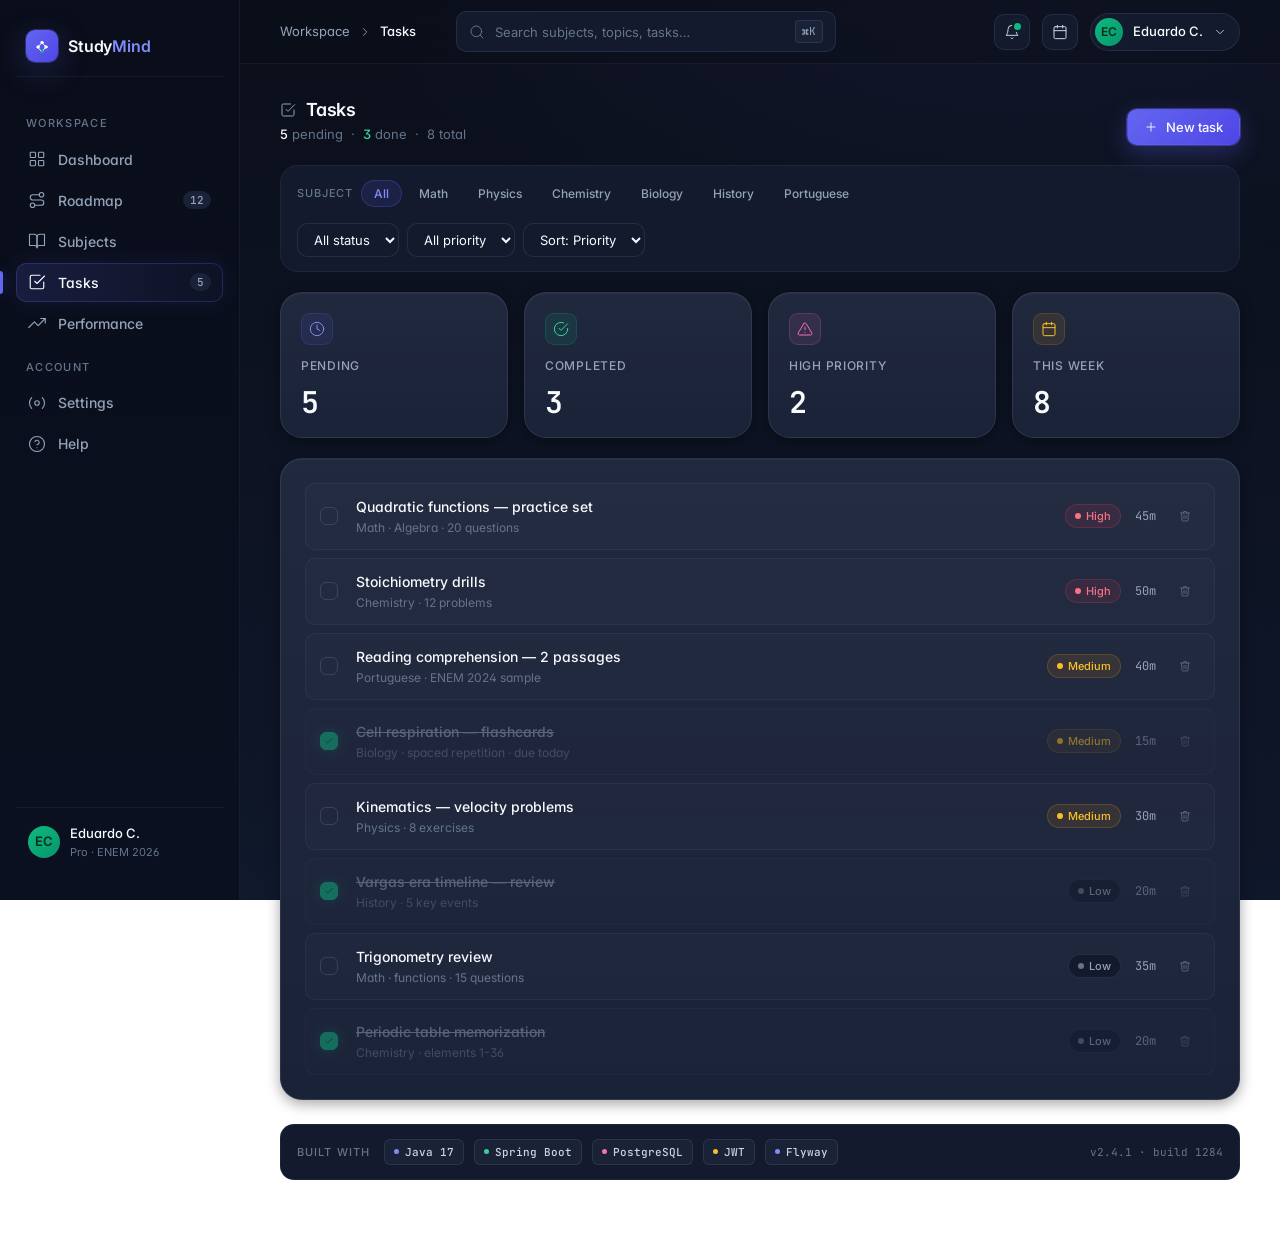
<file: studymind-frontend/pages/tasks.html>
<!DOCTYPE html>
<html lang="pt-BR">
<head>
  <meta charset="utf-8"/>
  <meta name="viewport" content="width=1280"/>
  <title>StudyMind — Tasks</title>
  <link rel="stylesheet" href="../css/base.css"/>
</head>
<body>
<div id="app" class="app"></div>
<div id="toast-container"></div>

<!-- Add task modal -->
<div class="modal-overlay" id="modal-task">
  <div class="modal">
    <div class="modal__header">
      <div class="modal__title">New task</div>
      <button class="modal__close" data-modal-close>
        <svg class="icon" width="14" height="14" viewBox="0 0 24 24" stroke="currentColor" fill="none" stroke-width="1.5" stroke-linecap="round" stroke-linejoin="round"><line x1="18" y1="6" x2="6" y2="18"/><line x1="6" y1="6" x2="18" y2="18"/></svg>
      </button>
    </div>
    <div class="col">
      <div class="form-group">
        <label class="form-label">Task title</label>
        <input class="form-input" id="new-task-title" placeholder="e.g. Quadratic functions practice"/>
      </div>
      <div class="form-group">
        <label class="form-label">Subject</label>
        <select class="form-input" id="new-task-subject">
          <option>Math</option><option>Physics</option><option>Chemistry</option>
          <option>Biology</option><option>History</option><option>Portuguese</option>
        </select>
      </div>
      <div style="display:grid;grid-template-columns:1fr 1fr;gap:12px">
        <div class="form-group">
          <label class="form-label">Priority</label>
          <select class="form-input" id="new-task-priority">
            <option value="high">High</option>
            <option value="med" selected>Medium</option>
            <option value="low">Low</option>
          </select>
        </div>
        <div class="form-group">
          <label class="form-label">Estimated time</label>
          <input class="form-input" id="new-task-time" placeholder="e.g. 30m"/>
        </div>
      </div>
    </div>
    <div class="modal__footer">
      <button class="btn btn--ghost" data-modal-close>Cancel</button>
      <button class="btn btn--primary" onclick="addTask()">Create task</button>
    </div>
  </div>
</div>

<script src="../js/shared.js"></script>
<script>
let filterSubject = 'all';
let filterStatus  = 'all';
let filterPriority = 'all';
let sortBy = 'priority';
let nextId = State.tasks.length + 1;

const pOrder = { high:0, med:1, low:2 };
const pLabel = { high:'High', med:'Medium', low:'Low' };
const pBadge = { high:'rose', med:'amber', low:'muted' };

function getFiltered() {
  return State.tasks
    .filter(t => filterSubject === 'all' || t.subject === filterSubject)
    .filter(t => filterStatus === 'all' || (filterStatus === 'done' ? t.done : !t.done))
    .filter(t => filterPriority === 'all' || t.priority === filterPriority)
    .sort((a,b) => sortBy === 'priority' ? pOrder[a.priority] - pOrder[b.priority] : a.title.localeCompare(b.title));
}

function toggleTask(id) {
  const t = State.tasks.find(t => t.id === id);
  if (t) { t.done = !t.done; showToast(t.done ? 'Task completed! 🎯' : 'Task reopened'); renderTasks(); }
}

function deleteTask(id) {
  const idx = State.tasks.findIndex(t => t.id === id);
  if (idx !== -1) { State.tasks.splice(idx,1); showToast('Task deleted'); renderTasks(); }
}

function addTask() {
  const title = document.getElementById('new-task-title').value.trim();
  const subject = document.getElementById('new-task-subject').value;
  const priority = document.getElementById('new-task-priority').value;
  const time = document.getElementById('new-task-time').value || '—';
  if (!title) { showToast('Task title is required', 'error'); return; }
  State.tasks.unshift({ id: nextId++, title, sub: `${subject} · added today`, subject, priority, time, done: false });
  closeModal('modal-task');
  document.getElementById('new-task-title').value = '';
  renderTasks();
  showToast(`Task "${title}" created!`);
}

function renderTasks() {
  const tasks = getFiltered();
  const pending = State.tasks.filter(t=>!t.done).length;
  const done    = State.tasks.filter(t=>t.done).length;

  // update summary
  document.getElementById('task-summary').innerHTML = `
    <span style="color:var(--fg-1);font-weight:500">${pending}</span> pending &nbsp;·&nbsp;
    <span style="color:var(--emerald-400);font-weight:500">${done}</span> done &nbsp;·&nbsp;
    <span style="color:var(--fg-4)">${State.tasks.length} total</span>`;

  const list = document.getElementById('tasks-list');
  if (!tasks.length) {
    list.innerHTML = `<div class="empty-state">${icon('check-square',32)}<p>No tasks match the current filter</p></div>`;
    return;
  }

  list.innerHTML = tasks.map(t => `
    <div class="task${t.done ? ' task--done':''}">
      <div class="task__check" onclick="event.stopPropagation();toggleTask(${t.id})">${icon('check',10)}</div>
      <div onclick="toggleTask(${t.id})">
        <div class="task__title">${t.title}</div>
        <div class="task__sub">${t.sub}</div>
      </div>
      <span class="badge badge--${pBadge[t.priority]}">${pLabel[t.priority]}</span>
      <div class="task__time">${t.time}</div>
      <button class="btn btn--ghost btn--sm btn--icon" onclick="deleteTask(${t.id})" title="Delete task" style="color:var(--fg-4)">
        ${icon('trash',13)}
      </button>
    </div>`).join('');
}

function render() {
  const pending = State.tasks.filter(t=>!t.done).length;
  const subjects = ['all', ...State.subjects.map(s=>s.name)];

  document.getElementById('app').innerHTML = `
    ${buildSidebar('tasks')}
    <div>
      ${buildTopbar('Workspace','Tasks')}
      <main class="main page-enter">

        <div class="section__head">
          <div>
            <h1 class="section__title">${icon('check-square',20)} Tasks</h1>
            <p class="section__sub" id="task-summary"></p>
          </div>
          <button class="btn btn--primary" onclick="openModal('modal-task')">${icon('plus',14)} New task</button>
        </div>

        <!-- Filter bar -->
        <div class="filter-bar">
          <div class="filter-group">
            <span class="filter-label">Subject</span>
            <div class="filter-pills" id="filter-subject">
              ${subjects.map(s => `<button class="filter-pill${filterSubject===s?' active':''}" onclick="setFilter('subject','${s}')">${s==='all'?'All':s}</button>`).join('')}
            </div>
          </div>
          <div style="flex:1"></div>
          <div class="row" style="gap:8px">
            <select class="form-input" style="width:auto;padding:7px 12px;font-size:13px" onchange="filterStatus=this.value;renderTasks()">
              <option value="all">All status</option>
              <option value="pending">Pending</option>
              <option value="done">Done</option>
            </select>
            <select class="form-input" style="width:auto;padding:7px 12px;font-size:13px" onchange="filterPriority=this.value;renderTasks()">
              <option value="all">All priority</option>
              <option value="high">High</option>
              <option value="med">Medium</option>
              <option value="low">Low</option>
            </select>
            <select class="form-input" style="width:auto;padding:7px 12px;font-size:13px" onchange="sortBy=this.value;renderTasks()">
              <option value="priority">Sort: Priority</option>
              <option value="title">Sort: Name</option>
            </select>
          </div>
        </div>

        <!-- Stats row -->
        <div class="grid-4" style="margin:20px 0">
          ${[
            {label:'Pending', val:State.tasks.filter(t=>!t.done).length, ico:'clock', cls:''},
            {label:'Completed', val:State.tasks.filter(t=>t.done).length, ico:'check-circle', cls:'stat__icon--em'},
            {label:'High priority', val:State.tasks.filter(t=>t.priority==='high'&&!t.done).length, ico:'alert', cls:'stat__icon--rs'},
            {label:'This week', val:State.tasks.length, ico:'calendar', cls:'stat__icon--am'},
          ].map(c => `
            <div class="card stat card--hover">
              <div class="stat__head"><div class="stat__icon ${c.cls}">${icon(c.ico,16)}</div></div>
              <div class="stat__label">${c.label}</div>
              <div class="stat__value">${c.val}</div>
            </div>`).join('')}
        </div>

        <!-- Task list -->
        <div class="card card--padded">
          <div id="tasks-list"></div>
        </div>

        ${buildTechStrip()}
      </main>
    </div>`;

  initModals();
  renderTasks();

  document.querySelectorAll('.task').forEach(t => {
    t.style.gridTemplateColumns = '22px 1fr auto auto auto';
  });
}

function setFilter(type, val) {
  if (type === 'subject') filterSubject = val;
  document.querySelectorAll(`#filter-${type} .filter-pill`).forEach(p => p.classList.toggle('active', p.textContent.trim() === (val==='all'?'All':val)));
  renderTasks();
}

render();
</script>

<style>
.filter-bar {
  display: flex; align-items: center; gap: 16px;
  padding: 14px 16px;
  background: var(--bg-3); border: 1px solid var(--border-1);
  border-radius: var(--r-xl);
  margin-top: 20px;
  flex-wrap: wrap;
}
.filter-label { font-size: 11px; color: var(--fg-4); text-transform: uppercase; letter-spacing: 0.08em; font-weight: 500; white-space: nowrap; }
.filter-group { display: flex; align-items: center; gap: 8px; }
.filter-pills { display: flex; gap: 4px; flex-wrap: wrap; }
.filter-pill {
  padding: 5px 12px; border-radius: var(--r-pill);
  font-size: 12px; font-weight: 500;
  background: transparent; color: var(--fg-3);
  border: 1px solid transparent;
  cursor: pointer; transition: all var(--dur-base) var(--ease-out);
  font-family: inherit;
}
.filter-pill:hover { background: var(--bg-4); color: var(--fg-1); }
.filter-pill.active { background: rgba(99,102,241,0.12); color: var(--indigo-400); border-color: rgba(99,102,241,0.25); }
.task { grid-template-columns: 22px 1fr auto auto auto !important; }
</style>
</body>
</html>
</file>
<file: css/base.css>
@import "./tokens.css";

*, *::before, *::after { box-sizing: border-box; margin: 0; padding: 0; }

html, body {
  background: var(--grad-page);
  background-attachment: fixed;
  min-height: 100vh;
  color: var(--fg-2);
  font-family: var(--font-sans);
  font-size: var(--fs-base);
  line-height: var(--lh-normal);
  -webkit-font-smoothing: antialiased;
  font-feature-settings: "cv11","ss01";
}

/* ── App shell ─────────────────────────────────────────── */
.app {
  display: grid;
  grid-template-columns: 240px 1fr;
  min-height: 100vh;
}

/* ── Sidebar ────────────────────────────────────────────── */
.sidebar {
  background: linear-gradient(180deg, #0A0E1A 0%, #0B1020 100%);
  border-right: 1px solid var(--border-1);
  padding: var(--sp-6) var(--sp-4);
  display: flex;
  flex-direction: column;
  gap: var(--sp-6);
  position: sticky;
  top: 0;
  height: 100vh;
  overflow-y: auto;
  scrollbar-width: none;
}
.sidebar::-webkit-scrollbar { display: none; }

.sidebar__logo {
  display: flex;
  align-items: center;
  gap: 10px;
  padding: 6px 10px 14px;
  border-bottom: 1px solid var(--border-1);
}
.sidebar__logo-mark {
  width: 32px; height: 32px;
  border-radius: 9px;
  background: var(--grad-indigo);
  display: grid; place-items: center;
  box-shadow: var(--glow-indigo);
  flex-shrink: 0;
}
.sidebar__logo-text {
  font-weight: 600;
  color: var(--fg-1);
  font-size: 16px;
  letter-spacing: -0.01em;
}
.sidebar__logo-text span { color: var(--indigo-400); }

.nav { display: flex; flex-direction: column; gap: 2px; }
.nav__section-label {
  font-size: 11px;
  font-weight: 500;
  letter-spacing: 0.12em;
  color: var(--fg-4);
  text-transform: uppercase;
  padding: 14px 10px 6px;
}
.nav__item {
  display: flex;
  align-items: center;
  gap: 12px;
  padding: 9px 12px;
  border-radius: var(--r-md);
  color: var(--fg-3);
  font-size: var(--fs-base);
  font-weight: 500;
  cursor: pointer;
  transition: all var(--dur-base) var(--ease-out);
  text-decoration: none;
  position: relative;
  user-select: none;
}
.nav__item:hover { background: rgba(99,102,241,0.06); color: var(--fg-1); }
.nav__item.active {
  background: linear-gradient(90deg, rgba(99,102,241,0.16) 0%, rgba(99,102,241,0.04) 100%);
  color: var(--fg-1);
  box-shadow: inset 0 0 0 1px rgba(99,102,241,0.25), 0 0 24px rgba(99,102,241,0.10);
}
.nav__item.active::before {
  content: "";
  position: absolute; left: -16px; top: 8px; bottom: 8px;
  width: 3px; border-radius: 0 3px 3px 0;
  background: var(--indigo-500);
  box-shadow: 0 0 12px var(--indigo-glow);
}
.nav__item .icon { width: 18px; height: 18px; flex-shrink: 0; }
.nav__badge {
  margin-left: auto;
  font-family: var(--font-mono);
  font-size: 11px;
  background: var(--bg-4);
  color: var(--fg-3);
  padding: 1px 7px;
  border-radius: var(--r-pill);
}

.sidebar__footer {
  margin-top: auto;
  padding: var(--sp-4) 12px;
  border-top: 1px solid var(--border-1);
  display: flex;
  align-items: center;
  gap: 10px;
}
.sidebar__avatar {
  width: 32px; height: 32px;
  border-radius: var(--r-pill);
  background: var(--grad-emerald);
  display: grid; place-items: center;
  font-weight: 600; color: #042F1F; font-size: 13px;
  flex-shrink: 0;
}
.sidebar__user-name { font-size: 13px; color: var(--fg-1); font-weight: 500; }
.sidebar__user-plan { font-size: 11px; color: var(--fg-4); }

/* ── Topbar ─────────────────────────────────────────────── */
.topbar {
  position: sticky; top: 0; z-index: 100;
  height: 64px;
  display: flex;
  align-items: center;
  gap: var(--sp-4);
  padding: 0 var(--sp-10);
  background: rgba(11,15,26,0.55);
  backdrop-filter: blur(16px);
  -webkit-backdrop-filter: blur(16px);
  border-bottom: 1px solid var(--border-1);
}
.topbar__breadcrumb {
  font-size: var(--fs-sm);
  color: var(--fg-3);
  display: flex; align-items: center; gap: 8px;
}
.topbar__breadcrumb b { color: var(--fg-1); font-weight: 500; }
.topbar__search {
  flex: 1; max-width: 380px;
  margin-left: var(--sp-6);
  display: flex; align-items: center; gap: 10px;
  padding: 8px 12px;
  background: var(--bg-3);
  border: 1px solid var(--border-2);
  border-radius: var(--r-md);
  color: var(--fg-4);
  font-size: var(--fs-sm);
  transition: all var(--dur-base) var(--ease-out);
}
.topbar__search:focus-within {
  border-color: var(--indigo-500);
  box-shadow: 0 0 0 3px var(--indigo-glow);
}
.topbar__search input {
  background: transparent; border: 0; outline: 0;
  color: var(--fg-1); font-size: var(--fs-sm); flex: 1;
  font-family: inherit;
}
.topbar__search input::placeholder { color: var(--fg-4); }
.topbar__search .icon { width: 16px; height: 16px; color: var(--fg-4); }
.topbar__actions { margin-left: auto; display: flex; align-items: center; gap: 12px; }
.topbar__icon-btn {
  width: 36px; height: 36px;
  display: grid; place-items: center;
  background: var(--bg-3);
  border: 1px solid var(--border-2);
  border-radius: var(--r-md);
  color: var(--fg-2);
  cursor: pointer;
  transition: all var(--dur-base) var(--ease-out);
  position: relative;
}
.topbar__icon-btn:hover { background: var(--bg-4); border-color: var(--border-3); color: var(--fg-1); }
.topbar__icon-btn .icon { width: 16px; height: 16px; }
.notif-dot {
  position: absolute; top: 8px; right: 8px;
  width: 7px; height: 7px;
  border-radius: var(--r-pill);
  background: var(--emerald-500);
  box-shadow: 0 0 0 2px var(--bg-3), 0 0 8px var(--emerald-glow);
}
.topbar__user {
  display: flex; align-items: center; gap: 10px;
  padding: 4px 12px 4px 4px;
  background: var(--bg-3);
  border: 1px solid var(--border-2);
  border-radius: var(--r-pill);
  cursor: pointer;
  transition: all var(--dur-base) var(--ease-out);
}
.topbar__user:hover { background: var(--bg-4); border-color: var(--border-3); }
.topbar__user-avatar {
  width: 28px; height: 28px; border-radius: var(--r-pill);
  background: var(--grad-emerald);
  display: grid; place-items: center;
  color: #042F1F; font-weight: 600; font-size: 12px;
}
.topbar__user-name { font-size: var(--fs-sm); color: var(--fg-1); font-weight: 500; }

/* ── Main content ───────────────────────────────────────── */
.main {
  padding: var(--sp-8) var(--sp-10) 80px;
  max-width: 1320px;
  width: 100%;
  margin: 0 auto;
}

/* ── Card primitive ─────────────────────────────────────── */
.card {
  background: var(--bg-4);
  background-image: var(--grad-card);
  border: 1px solid var(--border-2);
  border-radius: var(--r-2xl);
  box-shadow: var(--shadow-md), var(--inner-card);
  transition: all var(--dur-base) var(--ease-out);
}
.card--padded { padding: var(--sp-6); }
.card--hover:hover { border-color: var(--border-3); box-shadow: var(--shadow-lg), var(--inner-card); }
.card__header {
  display: flex; align-items: flex-start;
  justify-content: space-between;
  margin-bottom: var(--sp-5);
}
.card__title {
  font-size: var(--fs-md);
  font-weight: 600;
  color: var(--fg-1);
  display: flex; align-items: center; gap: 10px;
}
.card__title .icon { width: 16px; height: 16px; color: var(--fg-3); }
.card__sub { font-size: var(--fs-xs); color: var(--fg-4); margin-top: 3px; }

/* ── Buttons ────────────────────────────────────────────── */
.btn {
  display: inline-flex; align-items: center; gap: 8px;
  padding: 9px 16px;
  font-size: var(--fs-sm); font-weight: 500;
  border-radius: var(--r-md);
  border: 1px solid transparent;
  cursor: pointer;
  font-family: inherit;
  transition: all var(--dur-base) var(--ease-out);
  text-decoration: none;
  white-space: nowrap;
}
.btn .icon { width: 14px; height: 14px; }
.btn--primary {
  background: var(--grad-indigo); color: #fff;
  box-shadow: 0 0 0 1px rgba(99,102,241,0.4), 0 8px 24px rgba(99,102,241,0.30);
}
.btn--primary:hover { box-shadow: 0 0 0 1px rgba(99,102,241,0.5), 0 8px 32px rgba(99,102,241,0.45); }
.btn--secondary { background: var(--bg-3); color: var(--fg-1); border-color: var(--border-2); }
.btn--secondary:hover { background: var(--bg-4); border-color: var(--border-3); }
.btn--ghost { background: transparent; color: var(--fg-2); }
.btn--ghost:hover { background: var(--bg-3); color: var(--fg-1); }
.btn--danger { background: rgba(239,68,68,0.12); color: #FB7185; border-color: rgba(239,68,68,0.25); }
.btn--danger:hover { background: rgba(239,68,68,0.20); }
.btn--sm { padding: 6px 10px; font-size: var(--fs-xs); }
.btn--sm .icon { width: 12px; height: 12px; }
.btn--icon { padding: 8px; }

/* ── Badge / pill ───────────────────────────────────────── */
.badge {
  display: inline-flex; align-items: center; gap: 5px;
  font-size: 11px; font-weight: 500;
  padding: 3px 9px; border-radius: var(--r-pill);
}
.badge::before { content:""; width:6px; height:6px; border-radius:50%; }
.badge--indigo  { color: var(--indigo-400); background: rgba(99,102,241,0.10); border: 1px solid rgba(99,102,241,0.20); }
.badge--indigo::before  { background: var(--indigo-400); }
.badge--emerald { color: var(--emerald-400); background: rgba(16,185,129,0.10); border: 1px solid rgba(16,185,129,0.20); }
.badge--emerald::before { background: var(--emerald-400); }
.badge--amber   { color: #FBBF24; background: rgba(245,158,11,0.10); border: 1px solid rgba(245,158,11,0.20); }
.badge--amber::before   { background: #FBBF24; }
.badge--rose    { color: #FB7185; background: rgba(244,63,94,0.10); border: 1px solid rgba(244,63,94,0.20); }
.badge--rose::before    { background: #FB7185; }
.badge--sky     { color: #7DD3FC; background: rgba(56,189,248,0.10); border: 1px solid rgba(56,189,248,0.20); }
.badge--violet  { color: #C4B5FD; background: rgba(167,139,250,0.10); border: 1px solid rgba(167,139,250,0.20); }
.badge--muted   { color: var(--fg-3); background: var(--bg-3); border: 1px solid var(--border-2); }
.badge--muted::before { background: var(--fg-4); }

/* ── Form elements ──────────────────────────────────────── */
.form-group { display: flex; flex-direction: column; gap: 6px; }
.form-label { font-size: var(--fs-xs); font-weight: 500; color: var(--fg-3); letter-spacing: var(--tracking-caps); text-transform: uppercase; }
.form-input {
  padding: 10px 14px;
  background: var(--bg-3);
  border: 1px solid var(--border-2);
  border-radius: var(--r-md);
  color: var(--fg-1);
  font-size: var(--fs-base);
  font-family: inherit;
  outline: none;
  transition: all var(--dur-base) var(--ease-out);
  width: 100%;
}
.form-input::placeholder { color: var(--fg-4); }
.form-input:focus { border-color: var(--indigo-500); box-shadow: 0 0 0 3px rgba(99,102,241,0.18); }
.form-input:disabled { opacity: 0.5; cursor: not-allowed; }
select.form-input { cursor: pointer; }
select.form-input option { background: var(--bg-3); }

/* ── Section ────────────────────────────────────────────── */
.section { margin-top: var(--sp-8); }
.section__head {
  display: flex; align-items: flex-end;
  justify-content: space-between;
  margin-bottom: var(--sp-4);
}
.section__title {
  font-size: 18px; font-weight: 600;
  color: var(--fg-1); letter-spacing: -0.01em;
  display: flex; align-items: center; gap: 10px;
}
.section__title .icon { width: 16px; height: 16px; color: var(--fg-3); }
.section__sub { font-size: var(--fs-sm); color: var(--fg-4); margin-top: 2px; }

/* ── Grid helpers ───────────────────────────────────────── */
.grid-2  { display: grid; grid-template-columns: 1.4fr 1fr;      gap: 20px; }
.grid-2e { display: grid; grid-template-columns: 1fr 1fr;         gap: 20px; }
.grid-3  { display: grid; grid-template-columns: repeat(3,1fr);   gap: 20px; }
.grid-4  { display: grid; grid-template-columns: repeat(4,1fr);   gap: 16px; }
.grid-stats { display: grid; grid-template-columns: repeat(4,1fr); gap: 16px; }

/* ── Stat card ──────────────────────────────────────────── */
.stat { padding: 20px; display: flex; flex-direction: column; gap: 12px; }
.stat__head { display: flex; align-items: center; justify-content: space-between; }
.stat__icon {
  width: 32px; height: 32px;
  display: grid; place-items: center;
  border-radius: 9px;
  background: rgba(99,102,241,0.10);
  color: var(--indigo-400);
  border: 1px solid rgba(99,102,241,0.18);
}
.stat__icon .icon { width: 16px; height: 16px; }
.stat__icon--em { background: rgba(16,185,129,0.10); color: var(--emerald-400); border-color: rgba(16,185,129,0.18); }
.stat__icon--am { background: rgba(245,158,11,0.10); color: #FBBF24; border-color: rgba(245,158,11,0.18); }
.stat__icon--rs { background: rgba(244,114,182,0.10); color: #F472B6; border-color: rgba(244,114,182,0.18); }
.stat__icon--sky{ background: rgba(56,189,248,0.10); color: #7DD3FC; border-color: rgba(56,189,248,0.18); }
.stat__delta {
  display: inline-flex; align-items: center; gap: 4px;
  font-family: var(--font-mono); font-size: 11px; font-weight: 500;
  color: var(--emerald-400);
  padding: 2px 7px; border-radius: var(--r-pill);
  background: rgba(16,185,129,0.10);
  border: 1px solid rgba(16,185,129,0.20);
}
.stat__delta--down { color: #FB7185; background: rgba(244,63,94,0.10); border-color: rgba(244,63,94,0.20); }
.stat__label { font-size: var(--fs-xs); font-weight: 500; color: var(--fg-3); text-transform: uppercase; letter-spacing: 0.06em; }
.stat__value { font-family: var(--font-mono); font-size: 30px; font-weight: 600; color: var(--fg-1); letter-spacing: -0.02em; line-height: 1; }
.stat__value-unit { font-size: 16px; color: var(--fg-3); margin-left: 2px; }
.stat__sub { font-size: var(--fs-xs); color: var(--fg-4); }

/* ── Progress bar ───────────────────────────────────────── */
.progress-bar {
  height: 8px; background: var(--bg-3);
  border-radius: var(--r-pill); overflow: hidden;
  position: relative;
}
.progress-bar__fill {
  position: absolute; inset: 0;
  border-radius: var(--r-pill);
  background: var(--grad-indigo);
  transition: width 600ms var(--ease-out);
}

/* ── Roadmap rows ───────────────────────────────────────── */
.roadmap__row {
  display: grid;
  grid-template-columns: 28px 140px 1fr 56px 90px;
  align-items: center;
  gap: 16px;
  padding: 14px 4px;
  border-bottom: 1px solid var(--border-1);
  transition: background var(--dur-base) var(--ease-out);
}
.roadmap__row:last-child { border-bottom: 0; }
.roadmap__row:hover { background: rgba(255,255,255,0.015); border-radius: var(--r-md); }
.roadmap__icon {
  width: 28px; height: 28px; border-radius: 8px;
  display: grid; place-items: center;
  font-family: var(--font-mono); font-weight: 600; font-size: 11px; color: #fff;
  flex-shrink: 0;
}
.roadmap__name  { color: var(--fg-1); font-size: var(--fs-base); font-weight: 500; }
.roadmap__topic { color: var(--fg-4); font-size: 11px; margin-top: 2px; }
.roadmap__pct   { font-family: var(--font-mono); font-size: var(--fs-sm); color: var(--fg-1); font-weight: 500; text-align: right; }

/* ── Subject bar ─────────────────────────────────────────── */
.subj-row  { display: flex; align-items: center; gap: 12px; font-size: var(--fs-sm); }
.subj-name { color: var(--fg-1); width: 90px; font-weight: 500; }
.subj-bar  { flex: 1; height: 6px; border-radius: var(--r-pill); background: var(--bg-3); overflow: hidden; }
.subj-bar i{ display: block; height: 100%; border-radius: var(--r-pill); transition: width 700ms var(--ease-out); }
.subj-pct  { font-family: var(--font-mono); font-size: var(--fs-xs); color: var(--fg-2); width: 36px; text-align: right; }

/* ── AI panel ───────────────────────────────────────────── */
.ai-panel {
  position: relative;
  background: linear-gradient(180deg, rgba(99,102,241,0.06) 0%, rgba(11,15,26,0) 100%), var(--bg-4);
  border: 1px solid rgba(99,102,241,0.22);
  box-shadow: var(--shadow-md), var(--inner-card), 0 0 32px rgba(99,102,241,0.08);
}
.ai-msg {
  display: flex; gap: 12px;
  padding: 14px;
  border: 1px solid var(--border-1);
  border-radius: var(--r-lg);
  background: rgba(255,255,255,0.015);
  margin-bottom: 10px;
}
.ai-msg:last-child { margin-bottom: 0; }
.ai-msg__icon {
  width: 28px; height: 28px; flex-shrink: 0;
  border-radius: 8px;
  display: grid; place-items: center;
  background: var(--grad-indigo);
  box-shadow: 0 0 16px rgba(99,102,241,0.25);
  color: #fff;
}
.ai-msg__icon .icon { width: 14px; height: 14px; }
.ai-msg__body { flex: 1; }
.ai-msg__text { color: var(--fg-1); font-size: var(--fs-sm); font-weight: 500; line-height: 1.5; }
.ai-msg__meta { color: var(--fg-4); font-size: 11px; margin-top: 4px; }
.ai-msg__meta b { color: var(--indigo-400); font-weight: 500; }
.ai-msg__action {
  font-size: var(--fs-xs); color: var(--indigo-400);
  text-decoration: none;
  display: inline-flex; align-items: center; gap: 4px;
  margin-top: 8px; font-weight: 500; cursor: pointer;
}
.ai-msg__action:hover { color: var(--indigo-200); }
.ai-msg__action .icon { width: 12px; height: 12px; }

/* ── Task item ───────────────────────────────────────────── */
.task {
  display: grid;
  grid-template-columns: 22px 1fr auto auto;
  align-items: center;
  gap: 14px;
  padding: 12px 14px;
  border-radius: var(--r-md);
  border: 1px solid var(--border-1);
  background: rgba(255,255,255,0.015);
  margin-bottom: 8px;
  transition: all var(--dur-base) var(--ease-out);
  cursor: pointer;
}
.task:last-child { margin-bottom: 0; }
.task:hover { border-color: var(--border-3); background: rgba(255,255,255,0.025); }
.task--done { opacity: 0.5; }
.task--done .task__title { text-decoration: line-through; color: var(--fg-3); }
.task__check {
  width: 18px; height: 18px; border-radius: 6px;
  border: 1.5px solid var(--border-3);
  display: grid; place-items: center;
  transition: all var(--dur-fast) var(--ease-out);
  flex-shrink: 0;
}
.task--done .task__check {
  background: var(--emerald-500);
  border-color: var(--emerald-500);
  box-shadow: 0 0 12px var(--emerald-glow);
}
.task__check .icon { width: 10px; height: 10px; color: #042F1F; display: none; }
.task--done .task__check .icon { display: block; }
.task__title { color: var(--fg-1); font-size: var(--fs-base); font-weight: 500; }
.task__sub   { color: var(--fg-4); font-size: var(--fs-xs); margin-top: 2px; }
.task__time  { font-family: var(--font-mono); font-size: var(--fs-xs); color: var(--fg-3); }

/* ── Tech strip ─────────────────────────────────────────── */
.tech-strip {
  display: flex; align-items: center; gap: 10px; flex-wrap: wrap;
  padding: 14px 16px;
  border-radius: var(--r-lg);
  background: var(--bg-3);
  border: 1px solid var(--border-1);
  margin-top: var(--sp-6);
}
.tech-strip__label { font-size: 11px; color: var(--fg-4); text-transform: uppercase; letter-spacing: 0.1em; font-weight: 500; margin-right: 4px; }
.tech-badge {
  display: inline-flex; align-items: center; gap: 6px;
  font-family: var(--font-mono); font-size: 11px; font-weight: 500;
  padding: 4px 9px; border-radius: 6px;
  background: var(--bg-4); border: 1px solid var(--border-2); color: var(--fg-2);
}
.tech-badge .bdot { width: 5px; height: 5px; border-radius: 50%; background: var(--indigo-400); }
.tech-badge--em .bdot { background: var(--emerald-400); }
.tech-badge--am .bdot { background: #FBBF24; }
.tech-badge--rs .bdot { background: #F472B6; }

/* ── Empty state ─────────────────────────────────────────── */
.empty-state {
  display: flex; flex-direction: column; align-items: center;
  justify-content: center; gap: 12px;
  padding: 48px 24px;
  color: var(--fg-4);
  text-align: center;
}
.empty-state .icon { width: 32px; height: 32px; opacity: 0.4; }
.empty-state p { font-size: var(--fs-sm); }

/* ── Toast ───────────────────────────────────────────────── */
#toast-container {
  position: fixed; bottom: 24px; right: 24px;
  display: flex; flex-direction: column; gap: 10px;
  z-index: 9999; pointer-events: none;
}
.toast {
  display: flex; align-items: center; gap: 10px;
  padding: 12px 16px;
  background: var(--bg-5);
  border: 1px solid var(--border-2);
  border-radius: var(--r-lg);
  box-shadow: var(--shadow-lg);
  font-size: var(--fs-sm); color: var(--fg-1);
  pointer-events: all;
  animation: toastIn var(--dur-base) var(--ease-out);
  min-width: 240px;
}
.toast--success { border-color: rgba(16,185,129,0.30); }
.toast--error   { border-color: rgba(239,68,68,0.30); }
.toast .icon { width: 16px; height: 16px; flex-shrink: 0; }
@keyframes toastIn {
  from { opacity: 0; transform: translateY(8px); }
  to   { opacity: 1; transform: translateY(0); }
}

/* ── Modal ───────────────────────────────────────────────── */
.modal-overlay {
  position: fixed; inset: 0; z-index: 500;
  background: rgba(7,10,18,0.75);
  backdrop-filter: blur(6px);
  display: flex; align-items: center; justify-content: center;
  padding: 20px;
  opacity: 0; pointer-events: none;
  transition: opacity var(--dur-base) var(--ease-out);
}
.modal-overlay.open { opacity: 1; pointer-events: all; }
.modal {
  background: var(--bg-4);
  border: 1px solid var(--border-2);
  border-radius: var(--r-2xl);
  box-shadow: var(--shadow-xl), var(--inner-card);
  width: 100%; max-width: 480px;
  padding: var(--sp-8);
  transform: scale(0.96);
  transition: transform var(--dur-base) var(--ease-out);
}
.modal-overlay.open .modal { transform: scale(1); }
.modal__header {
  display: flex; align-items: center; justify-content: space-between;
  margin-bottom: var(--sp-6);
}
.modal__title { font-size: var(--fs-xl); font-weight: 600; color: var(--fg-1); letter-spacing: var(--tracking-tight); }
.modal__close {
  width: 32px; height: 32px;
  display: grid; place-items: center;
  background: var(--bg-3); border: 1px solid var(--border-2);
  border-radius: var(--r-md); cursor: pointer; color: var(--fg-3);
  transition: all var(--dur-base) var(--ease-out);
}
.modal__close:hover { background: var(--bg-5); color: var(--fg-1); }
.modal__close .icon { width: 14px; height: 14px; }
.modal__footer { display: flex; justify-content: flex-end; gap: 10px; margin-top: var(--sp-8); }

/* ── Kbd ─────────────────────────────────────────────────── */
.kbd {
  font-family: var(--font-mono); font-size: 11px;
  padding: 2px 6px; border-radius: 4px;
  background: var(--bg-4); border: 1px solid var(--border-2); color: var(--fg-3);
}

/* ── Utility ─────────────────────────────────────────────── */
.row    { display: flex; align-items: center; gap: 8px; }
.col    { display: flex; flex-direction: column; gap: 8px; }
.spacer { flex: 1; }
.divider{ height: 1px; background: var(--border-1); margin: var(--sp-4) 0; }
.text-muted { color: var(--fg-4); }
.text-sm    { font-size: var(--fs-sm); }
.mono       { font-family: var(--font-mono); }

/* ── Lucide icon base ────────────────────────────────────── */
.icon {
  stroke: currentColor; fill: none;
  stroke-width: 1.5; stroke-linecap: round; stroke-linejoin: round;
  display: inline-block; flex-shrink: 0;
}

/* ── Page-level fade in ──────────────────────────────────── */
.page-enter {
  animation: fadeUp 300ms var(--ease-out) both;
}
@keyframes fadeUp {
  from { opacity: 0; transform: translateY(12px); }
  to   { opacity: 1; transform: translateY(0); }
}
</file>
<file: css/responsive.css>
/* ═══════════════════════════════════════════════════════════
   responsive.css — StudyMind responsive breakpoints
   Breakpoints: 1100 | 900 | 768 | 480 | 360
   ═══════════════════════════════════════════════════════════ */

/* ── Hamburger button (hidden on desktop) ───────────────── */
.topbar__hamburger {
  display: none;
  width: 36px; height: 36px;
  align-items: center; justify-content: center;
  background: var(--bg-3);
  border: 1px solid var(--border-2);
  border-radius: var(--r-md);
  color: var(--fg-2);
  cursor: pointer;
  flex-shrink: 0;
  transition: all var(--dur-base) var(--ease-out);
}
.topbar__hamburger:hover {
  background: var(--bg-4);
  border-color: var(--border-3);
  color: var(--fg-1);
}
.topbar__hamburger .icon { width: 18px; height: 18px; }

/* Overlay (hidden on desktop) */
.sidebar-overlay { display: none; }

/* ══════════════════════════════════════════════════════════
   ≤1100px — Tablet landscape
   ══════════════════════════════════════════════════════════ */
@media (max-width: 1100px) {
  .main {
    padding: var(--sp-6) var(--sp-8) 60px;
  }
  .grid-4,
  .grid-stats {
    grid-template-columns: repeat(2, 1fr);
  }
}

/* ══════════════════════════════════════════════════════════
   ≤900px — Tablet portrait (sidebar drawer)
   ══════════════════════════════════════════════════════════ */
@media (max-width: 900px) {
  /* App shell: single column, sidebar out of flow */
  .app {
    grid-template-columns: 1fr;
  }

  /* Sidebar becomes fixed off-canvas drawer */
  .sidebar {
    position: fixed;
    left: 0; top: 0; bottom: 0;
    z-index: 200;
    width: 260px;
    height: 100dvh;
    transform: translateX(-100%);
    transition: transform var(--dur-slow) var(--ease-out);
  }
  .sidebar.open {
    transform: translateX(0);
    box-shadow: var(--shadow-xl);
  }

  /* Dark overlay behind the drawer */
  .sidebar-overlay {
    display: block;
    position: fixed; inset: 0;
    background: rgba(7, 10, 18, 0.75);
    backdrop-filter: blur(4px);
    -webkit-backdrop-filter: blur(4px);
    z-index: 199;
    opacity: 0;
    pointer-events: none;
    transition: opacity var(--dur-base) var(--ease-out);
  }
  .sidebar-overlay.open {
    opacity: 1;
    pointer-events: all;
  }

  /* Hamburger visible */
  .topbar__hamburger {
    display: flex;
  }

  .topbar {
    padding: 0 var(--sp-6);
  }

  .main {
    padding: var(--sp-5) var(--sp-6) 60px;
  }

  /* Two-column grids collapse to single */
  .grid-2,
  .grid-2e {
    grid-template-columns: 1fr;
  }

  /* Three-column grids → 2 */
  .grid-3 {
    grid-template-columns: repeat(2, 1fr);
  }

  /* Subjects layout stack */
  .subj-layout {
    grid-template-columns: 1fr !important;
  }

  /* Section head wraps on narrow screens */
  .section__head {
    flex-wrap: wrap;
    gap: var(--sp-3);
  }
}

/* ══════════════════════════════════════════════════════════
   ≤768px — Tablet
   ══════════════════════════════════════════════════════════ */
@media (max-width: 768px) {
  .grid-4,
  .grid-stats {
    grid-template-columns: repeat(2, 1fr);
  }

  .grid-3 {
    grid-template-columns: repeat(2, 1fr);
  }

  .main {
    padding: var(--sp-4) var(--sp-5) 60px;
  }

  .topbar {
    padding: 0 var(--sp-5);
    gap: var(--sp-3);
  }

  .topbar__search {
    max-width: 220px;
  }

  /* Hide secondary topbar actions (bell, calendar) */
  .topbar__icon-btn {
    display: none;
  }

  /* Hero: stack vertically */
  .hero-inner {
    grid-template-columns: 1fr !important;
  }

  .hero-title {
    font-size: 30px !important;
  }

  /* Roadmap timeline: horizontal scroll */
  .rm-timeline-scroll {
    overflow-x: auto;
    -webkit-overflow-scrolling: touch;
  }
  .rm-grid,
  .rm-subject-row {
    min-width: 680px;
  }

  /* Filter bar: stack vertically */
  .filter-bar {
    flex-direction: column;
    align-items: flex-start;
    gap: 12px;
  }
}

/* ══════════════════════════════════════════════════════════
   ≤480px — Mobile large
   ══════════════════════════════════════════════════════════ */
@media (max-width: 480px) {
  .grid-4,
  .grid-stats,
  .grid-3,
  .grid-2,
  .grid-2e {
    grid-template-columns: 1fr;
  }

  .main {
    padding: var(--sp-4) 16px 60px;
  }

  .topbar {
    padding: 0 16px;
    gap: var(--sp-2);
  }

  /* Only hamburger + user visible */
  .topbar__breadcrumb,
  .topbar__search {
    display: none;
  }

  /* Hero */
  .hero {
    padding: 20px 16px !important;
  }
  .hero-inner {
    gap: 20px !important;
  }
  .hero-title {
    font-size: 26px !important;
  }
  .hero-sub {
    font-size: 13px !important;
  }
  .hero-today-card {
    display: none;
  }

  /* Section headings */
  .section__title {
    font-size: 16px;
  }

  /* Stat values: reduce slightly */
  .stat__value {
    font-size: 24px;
  }

  /* Roadmap rows: drop progress bar from grid */
  .roadmap__row {
    grid-template-columns: 28px 1fr 56px 90px;
    gap: 10px;
  }
  .roadmap__row .progress-bar {
    display: none;
  }

  /* Task items: drop time column */
  .task {
    grid-template-columns: 22px 1fr auto auto !important;
  }
  .task__time {
    display: none;
  }

  /* Subjects layout */
  .subj-layout {
    grid-template-columns: 1fr !important;
  }

  /* Modal: full-width on mobile */
  .modal {
    padding: var(--sp-5);
  }

  /* Filter bar row: wrap selects */
  .filter-bar > .row {
    flex-wrap: wrap;
  }
}

/* ══════════════════════════════════════════════════════════
   ≤360px — Mobile small
   ══════════════════════════════════════════════════════════ */
@media (max-width: 360px) {
  .main {
    padding: 12px 12px 60px;
  }

  .topbar {
    padding: 0 12px;
  }

  .hero {
    padding: 16px 12px !important;
  }
  .hero-title {
    font-size: 22px !important;
  }

  /* Stat */
  .stat__value {
    font-size: 20px;
  }

  /* Hide delta badges and nav counters */
  .stat__delta,
  .nav__badge {
    display: none;
  }

  /* Smaller card padding */
  .card--padded {
    padding: var(--sp-4);
  }
}
</file>
<file: studymind-frontend/css/base.css>
@import "./tokens.css";

*, *::before, *::after { box-sizing: border-box; margin: 0; padding: 0; }

html, body {
  background: var(--grad-page);
  background-attachment: fixed;
  min-height: 100vh;
  color: var(--fg-2);
  font-family: var(--font-sans);
  font-size: var(--fs-base);
  line-height: var(--lh-normal);
  -webkit-font-smoothing: antialiased;
  font-feature-settings: "cv11","ss01";
}

/* ── App shell ─────────────────────────────────────────── */
.app {
  display: grid;
  grid-template-columns: 240px 1fr;
  min-height: 100vh;
}

/* ── Sidebar ────────────────────────────────────────────── */
.sidebar {
  background: linear-gradient(180deg, #0A0E1A 0%, #0B1020 100%);
  border-right: 1px solid var(--border-1);
  padding: var(--sp-6) var(--sp-4);
  display: flex;
  flex-direction: column;
  gap: var(--sp-6);
  position: sticky;
  top: 0;
  height: 100vh;
  overflow-y: auto;
  scrollbar-width: none;
}
.sidebar::-webkit-scrollbar { display: none; }

.sidebar__logo {
  display: flex;
  align-items: center;
  gap: 10px;
  padding: 6px 10px 14px;
  border-bottom: 1px solid var(--border-1);
}
.sidebar__logo-mark {
  width: 32px; height: 32px;
  border-radius: 9px;
  background: var(--grad-indigo);
  display: grid; place-items: center;
  box-shadow: var(--glow-indigo);
  flex-shrink: 0;
}
.sidebar__logo-text {
  font-weight: 600;
  color: var(--fg-1);
  font-size: 16px;
  letter-spacing: -0.01em;
}
.sidebar__logo-text span { color: var(--indigo-400); }

.nav { display: flex; flex-direction: column; gap: 2px; }
.nav__section-label {
  font-size: 11px;
  font-weight: 500;
  letter-spacing: 0.12em;
  color: var(--fg-4);
  text-transform: uppercase;
  padding: 14px 10px 6px;
}
.nav__item {
  display: flex;
  align-items: center;
  gap: 12px;
  padding: 9px 12px;
  border-radius: var(--r-md);
  color: var(--fg-3);
  font-size: var(--fs-base);
  font-weight: 500;
  cursor: pointer;
  transition: all var(--dur-base) var(--ease-out);
  text-decoration: none;
  position: relative;
  user-select: none;
}
.nav__item:hover { background: rgba(99,102,241,0.06); color: var(--fg-1); }
.nav__item.active {
  background: linear-gradient(90deg, rgba(99,102,241,0.16) 0%, rgba(99,102,241,0.04) 100%);
  color: var(--fg-1);
  box-shadow: inset 0 0 0 1px rgba(99,102,241,0.25), 0 0 24px rgba(99,102,241,0.10);
}
.nav__item.active::before {
  content: "";
  position: absolute; left: -16px; top: 8px; bottom: 8px;
  width: 3px; border-radius: 0 3px 3px 0;
  background: var(--indigo-500);
  box-shadow: 0 0 12px var(--indigo-glow);
}
.nav__item .icon { width: 18px; height: 18px; flex-shrink: 0; }
.nav__badge {
  margin-left: auto;
  font-family: var(--font-mono);
  font-size: 11px;
  background: var(--bg-4);
  color: var(--fg-3);
  padding: 1px 7px;
  border-radius: var(--r-pill);
}

.sidebar__footer {
  margin-top: auto;
  padding: var(--sp-4) 12px;
  border-top: 1px solid var(--border-1);
  display: flex;
  align-items: center;
  gap: 10px;
}
.sidebar__avatar {
  width: 32px; height: 32px;
  border-radius: var(--r-pill);
  background: var(--grad-emerald);
  display: grid; place-items: center;
  font-weight: 600; color: #042F1F; font-size: 13px;
  flex-shrink: 0;
}
.sidebar__user-name { font-size: 13px; color: var(--fg-1); font-weight: 500; }
.sidebar__user-plan { font-size: 11px; color: var(--fg-4); }

/* ── Topbar ─────────────────────────────────────────────── */
.topbar {
  position: sticky; top: 0; z-index: 100;
  height: 64px;
  display: flex;
  align-items: center;
  gap: var(--sp-4);
  padding: 0 var(--sp-10);
  background: rgba(11,15,26,0.55);
  backdrop-filter: blur(16px);
  -webkit-backdrop-filter: blur(16px);
  border-bottom: 1px solid var(--border-1);
}
.topbar__breadcrumb {
  font-size: var(--fs-sm);
  color: var(--fg-3);
  display: flex; align-items: center; gap: 8px;
}
.topbar__breadcrumb b { color: var(--fg-1); font-weight: 500; }
.topbar__search {
  flex: 1; max-width: 380px;
  margin-left: var(--sp-6);
  display: flex; align-items: center; gap: 10px;
  padding: 8px 12px;
  background: var(--bg-3);
  border: 1px solid var(--border-2);
  border-radius: var(--r-md);
  color: var(--fg-4);
  font-size: var(--fs-sm);
  transition: all var(--dur-base) var(--ease-out);
}
.topbar__search:focus-within {
  border-color: var(--indigo-500);
  box-shadow: 0 0 0 3px var(--indigo-glow);
}
.topbar__search input {
  background: transparent; border: 0; outline: 0;
  color: var(--fg-1); font-size: var(--fs-sm); flex: 1;
  font-family: inherit;
}
.topbar__search input::placeholder { color: var(--fg-4); }
.topbar__search .icon { width: 16px; height: 16px; color: var(--fg-4); }
.topbar__actions { margin-left: auto; display: flex; align-items: center; gap: 12px; }
.topbar__icon-btn {
  width: 36px; height: 36px;
  display: grid; place-items: center;
  background: var(--bg-3);
  border: 1px solid var(--border-2);
  border-radius: var(--r-md);
  color: var(--fg-2);
  cursor: pointer;
  transition: all var(--dur-base) var(--ease-out);
  position: relative;
}
.topbar__icon-btn:hover { background: var(--bg-4); border-color: var(--border-3); color: var(--fg-1); }
.topbar__icon-btn .icon { width: 16px; height: 16px; }
.notif-dot {
  position: absolute; top: 8px; right: 8px;
  width: 7px; height: 7px;
  border-radius: var(--r-pill);
  background: var(--emerald-500);
  box-shadow: 0 0 0 2px var(--bg-3), 0 0 8px var(--emerald-glow);
}
.topbar__user {
  display: flex; align-items: center; gap: 10px;
  padding: 4px 12px 4px 4px;
  background: var(--bg-3);
  border: 1px solid var(--border-2);
  border-radius: var(--r-pill);
  cursor: pointer;
  transition: all var(--dur-base) var(--ease-out);
}
.topbar__user:hover { background: var(--bg-4); border-color: var(--border-3); }
.topbar__user-avatar {
  width: 28px; height: 28px; border-radius: var(--r-pill);
  background: var(--grad-emerald);
  display: grid; place-items: center;
  color: #042F1F; font-weight: 600; font-size: 12px;
}
.topbar__user-name { font-size: var(--fs-sm); color: var(--fg-1); font-weight: 500; }

/* ── Main content ───────────────────────────────────────── */
.main {
  padding: var(--sp-8) var(--sp-10) 80px;
  max-width: 1320px;
  width: 100%;
  margin: 0 auto;
}

/* ── Card primitive ─────────────────────────────────────── */
.card {
  background: var(--bg-4);
  background-image: var(--grad-card);
  border: 1px solid var(--border-2);
  border-radius: var(--r-2xl);
  box-shadow: var(--shadow-md), var(--inner-card);
  transition: all var(--dur-base) var(--ease-out);
}
.card--padded { padding: var(--sp-6); }
.card--hover:hover { border-color: var(--border-3); box-shadow: var(--shadow-lg), var(--inner-card); }
.card__header {
  display: flex; align-items: flex-start;
  justify-content: space-between;
  margin-bottom: var(--sp-5);
}
.card__title {
  font-size: var(--fs-md);
  font-weight: 600;
  color: var(--fg-1);
  display: flex; align-items: center; gap: 10px;
}
.card__title .icon { width: 16px; height: 16px; color: var(--fg-3); }
.card__sub { font-size: var(--fs-xs); color: var(--fg-4); margin-top: 3px; }

/* ── Buttons ────────────────────────────────────────────── */
.btn {
  display: inline-flex; align-items: center; gap: 8px;
  padding: 9px 16px;
  font-size: var(--fs-sm); font-weight: 500;
  border-radius: var(--r-md);
  border: 1px solid transparent;
  cursor: pointer;
  font-family: inherit;
  transition: all var(--dur-base) var(--ease-out);
  text-decoration: none;
  white-space: nowrap;
}
.btn .icon { width: 14px; height: 14px; }
.btn--primary {
  background: var(--grad-indigo); color: #fff;
  box-shadow: 0 0 0 1px rgba(99,102,241,0.4), 0 8px 24px rgba(99,102,241,0.30);
}
.btn--primary:hover { box-shadow: 0 0 0 1px rgba(99,102,241,0.5), 0 8px 32px rgba(99,102,241,0.45); }
.btn--secondary { background: var(--bg-3); color: var(--fg-1); border-color: var(--border-2); }
.btn--secondary:hover { background: var(--bg-4); border-color: var(--border-3); }
.btn--ghost { background: transparent; color: var(--fg-2); }
.btn--ghost:hover { background: var(--bg-3); color: var(--fg-1); }
.btn--danger { background: rgba(239,68,68,0.12); color: #FB7185; border-color: rgba(239,68,68,0.25); }
.btn--danger:hover { background: rgba(239,68,68,0.20); }
.btn--sm { padding: 6px 10px; font-size: var(--fs-xs); }
.btn--sm .icon { width: 12px; height: 12px; }
.btn--icon { padding: 8px; }

/* ── Badge / pill ───────────────────────────────────────── */
.badge {
  display: inline-flex; align-items: center; gap: 5px;
  font-size: 11px; font-weight: 500;
  padding: 3px 9px; border-radius: var(--r-pill);
}
.badge::before { content:""; width:6px; height:6px; border-radius:50%; }
.badge--indigo  { color: var(--indigo-400); background: rgba(99,102,241,0.10); border: 1px solid rgba(99,102,241,0.20); }
.badge--indigo::before  { background: var(--indigo-400); }
.badge--emerald { color: var(--emerald-400); background: rgba(16,185,129,0.10); border: 1px solid rgba(16,185,129,0.20); }
.badge--emerald::before { background: var(--emerald-400); }
.badge--amber   { color: #FBBF24; background: rgba(245,158,11,0.10); border: 1px solid rgba(245,158,11,0.20); }
.badge--amber::before   { background: #FBBF24; }
.badge--rose    { color: #FB7185; background: rgba(244,63,94,0.10); border: 1px solid rgba(244,63,94,0.20); }
.badge--rose::before    { background: #FB7185; }
.badge--sky     { color: #7DD3FC; background: rgba(56,189,248,0.10); border: 1px solid rgba(56,189,248,0.20); }
.badge--violet  { color: #C4B5FD; background: rgba(167,139,250,0.10); border: 1px solid rgba(167,139,250,0.20); }
.badge--muted   { color: var(--fg-3); background: var(--bg-3); border: 1px solid var(--border-2); }
.badge--muted::before { background: var(--fg-4); }

/* ── Form elements ──────────────────────────────────────── */
.form-group { display: flex; flex-direction: column; gap: 6px; }
.form-label { font-size: var(--fs-xs); font-weight: 500; color: var(--fg-3); letter-spacing: var(--tracking-caps); text-transform: uppercase; }
.form-input {
  padding: 10px 14px;
  background: var(--bg-3);
  border: 1px solid var(--border-2);
  border-radius: var(--r-md);
  color: var(--fg-1);
  font-size: var(--fs-base);
  font-family: inherit;
  outline: none;
  transition: all var(--dur-base) var(--ease-out);
  width: 100%;
}
.form-input::placeholder { color: var(--fg-4); }
.form-input:focus { border-color: var(--indigo-500); box-shadow: 0 0 0 3px rgba(99,102,241,0.18); }
.form-input:disabled { opacity: 0.5; cursor: not-allowed; }
select.form-input { cursor: pointer; }
select.form-input option { background: var(--bg-3); }

/* ── Section ────────────────────────────────────────────── */
.section { margin-top: var(--sp-8); }
.section__head {
  display: flex; align-items: flex-end;
  justify-content: space-between;
  margin-bottom: var(--sp-4);
}
.section__title {
  font-size: 18px; font-weight: 600;
  color: var(--fg-1); letter-spacing: -0.01em;
  display: flex; align-items: center; gap: 10px;
}
.section__title .icon { width: 16px; height: 16px; color: var(--fg-3); }
.section__sub { font-size: var(--fs-sm); color: var(--fg-4); margin-top: 2px; }

/* ── Grid helpers ───────────────────────────────────────── */
.grid-2  { display: grid; grid-template-columns: 1.4fr 1fr;      gap: 20px; }
.grid-2e { display: grid; grid-template-columns: 1fr 1fr;         gap: 20px; }
.grid-3  { display: grid; grid-template-columns: repeat(3,1fr);   gap: 20px; }
.grid-4  { display: grid; grid-template-columns: repeat(4,1fr);   gap: 16px; }
.grid-stats { display: grid; grid-template-columns: repeat(4,1fr); gap: 16px; }

/* ── Stat card ──────────────────────────────────────────── */
.stat { padding: 20px; display: flex; flex-direction: column; gap: 12px; }
.stat__head { display: flex; align-items: center; justify-content: space-between; }
.stat__icon {
  width: 32px; height: 32px;
  display: grid; place-items: center;
  border-radius: 9px;
  background: rgba(99,102,241,0.10);
  color: var(--indigo-400);
  border: 1px solid rgba(99,102,241,0.18);
}
.stat__icon .icon { width: 16px; height: 16px; }
.stat__icon--em { background: rgba(16,185,129,0.10); color: var(--emerald-400); border-color: rgba(16,185,129,0.18); }
.stat__icon--am { background: rgba(245,158,11,0.10); color: #FBBF24; border-color: rgba(245,158,11,0.18); }
.stat__icon--rs { background: rgba(244,114,182,0.10); color: #F472B6; border-color: rgba(244,114,182,0.18); }
.stat__icon--sky{ background: rgba(56,189,248,0.10); color: #7DD3FC; border-color: rgba(56,189,248,0.18); }
.stat__delta {
  display: inline-flex; align-items: center; gap: 4px;
  font-family: var(--font-mono); font-size: 11px; font-weight: 500;
  color: var(--emerald-400);
  padding: 2px 7px; border-radius: var(--r-pill);
  background: rgba(16,185,129,0.10);
  border: 1px solid rgba(16,185,129,0.20);
}
.stat__delta--down { color: #FB7185; background: rgba(244,63,94,0.10); border-color: rgba(244,63,94,0.20); }
.stat__label { font-size: var(--fs-xs); font-weight: 500; color: var(--fg-3); text-transform: uppercase; letter-spacing: 0.06em; }
.stat__value { font-family: var(--font-mono); font-size: 30px; font-weight: 600; color: var(--fg-1); letter-spacing: -0.02em; line-height: 1; }
.stat__value-unit { font-size: 16px; color: var(--fg-3); margin-left: 2px; }
.stat__sub { font-size: var(--fs-xs); color: var(--fg-4); }

/* ── Progress bar ───────────────────────────────────────── */
.progress-bar {
  height: 8px; background: var(--bg-3);
  border-radius: var(--r-pill); overflow: hidden;
  position: relative;
}
.progress-bar__fill {
  position: absolute; inset: 0;
  border-radius: var(--r-pill);
  background: var(--grad-indigo);
  transition: width 600ms var(--ease-out);
}

/* ── Roadmap rows ───────────────────────────────────────── */
.roadmap__row {
  display: grid;
  grid-template-columns: 28px 140px 1fr 56px 90px;
  align-items: center;
  gap: 16px;
  padding: 14px 4px;
  border-bottom: 1px solid var(--border-1);
  transition: background var(--dur-base) var(--ease-out);
}
.roadmap__row:last-child { border-bottom: 0; }
.roadmap__row:hover { background: rgba(255,255,255,0.015); border-radius: var(--r-md); }
.roadmap__icon {
  width: 28px; height: 28px; border-radius: 8px;
  display: grid; place-items: center;
  font-family: var(--font-mono); font-weight: 600; font-size: 11px; color: #fff;
  flex-shrink: 0;
}
.roadmap__name  { color: var(--fg-1); font-size: var(--fs-base); font-weight: 500; }
.roadmap__topic { color: var(--fg-4); font-size: 11px; margin-top: 2px; }
.roadmap__pct   { font-family: var(--font-mono); font-size: var(--fs-sm); color: var(--fg-1); font-weight: 500; text-align: right; }

/* ── Subject bar ─────────────────────────────────────────── */
.subj-row  { display: flex; align-items: center; gap: 12px; font-size: var(--fs-sm); }
.subj-name { color: var(--fg-1); width: 90px; font-weight: 500; }
.subj-bar  { flex: 1; height: 6px; border-radius: var(--r-pill); background: var(--bg-3); overflow: hidden; }
.subj-bar i{ display: block; height: 100%; border-radius: var(--r-pill); transition: width 700ms var(--ease-out); }
.subj-pct  { font-family: var(--font-mono); font-size: var(--fs-xs); color: var(--fg-2); width: 36px; text-align: right; }

/* ── AI panel ───────────────────────────────────────────── */
.ai-panel {
  position: relative;
  background: linear-gradient(180deg, rgba(99,102,241,0.06) 0%, rgba(11,15,26,0) 100%), var(--bg-4);
  border: 1px solid rgba(99,102,241,0.22);
  box-shadow: var(--shadow-md), var(--inner-card), 0 0 32px rgba(99,102,241,0.08);
}
.ai-msg {
  display: flex; gap: 12px;
  padding: 14px;
  border: 1px solid var(--border-1);
  border-radius: var(--r-lg);
  background: rgba(255,255,255,0.015);
  margin-bottom: 10px;
}
.ai-msg:last-child { margin-bottom: 0; }
.ai-msg__icon {
  width: 28px; height: 28px; flex-shrink: 0;
  border-radius: 8px;
  display: grid; place-items: center;
  background: var(--grad-indigo);
  box-shadow: 0 0 16px rgba(99,102,241,0.25);
  color: #fff;
}
.ai-msg__icon .icon { width: 14px; height: 14px; }
.ai-msg__body { flex: 1; }
.ai-msg__text { color: var(--fg-1); font-size: var(--fs-sm); font-weight: 500; line-height: 1.5; }
.ai-msg__meta { color: var(--fg-4); font-size: 11px; margin-top: 4px; }
.ai-msg__meta b { color: var(--indigo-400); font-weight: 500; }
.ai-msg__action {
  font-size: var(--fs-xs); color: var(--indigo-400);
  text-decoration: none;
  display: inline-flex; align-items: center; gap: 4px;
  margin-top: 8px; font-weight: 500; cursor: pointer;
}
.ai-msg__action:hover { color: var(--indigo-200); }
.ai-msg__action .icon { width: 12px; height: 12px; }

/* ── Task item ───────────────────────────────────────────── */
.task {
  display: grid;
  grid-template-columns: 22px 1fr auto auto;
  align-items: center;
  gap: 14px;
  padding: 12px 14px;
  border-radius: var(--r-md);
  border: 1px solid var(--border-1);
  background: rgba(255,255,255,0.015);
  margin-bottom: 8px;
  transition: all var(--dur-base) var(--ease-out);
  cursor: pointer;
}
.task:last-child { margin-bottom: 0; }
.task:hover { border-color: var(--border-3); background: rgba(255,255,255,0.025); }
.task--done { opacity: 0.5; }
.task--done .task__title { text-decoration: line-through; color: var(--fg-3); }
.task__check {
  width: 18px; height: 18px; border-radius: 6px;
  border: 1.5px solid var(--border-3);
  display: grid; place-items: center;
  transition: all var(--dur-fast) var(--ease-out);
  flex-shrink: 0;
}
.task--done .task__check {
  background: var(--emerald-500);
  border-color: var(--emerald-500);
  box-shadow: 0 0 12px var(--emerald-glow);
}
.task__check .icon { width: 10px; height: 10px; color: #042F1F; display: none; }
.task--done .task__check .icon { display: block; }
.task__title { color: var(--fg-1); font-size: var(--fs-base); font-weight: 500; }
.task__sub   { color: var(--fg-4); font-size: var(--fs-xs); margin-top: 2px; }
.task__time  { font-family: var(--font-mono); font-size: var(--fs-xs); color: var(--fg-3); }

/* ── Tech strip ─────────────────────────────────────────── */
.tech-strip {
  display: flex; align-items: center; gap: 10px; flex-wrap: wrap;
  padding: 14px 16px;
  border-radius: var(--r-lg);
  background: var(--bg-3);
  border: 1px solid var(--border-1);
  margin-top: var(--sp-6);
}
.tech-strip__label { font-size: 11px; color: var(--fg-4); text-transform: uppercase; letter-spacing: 0.1em; font-weight: 500; margin-right: 4px; }
.tech-badge {
  display: inline-flex; align-items: center; gap: 6px;
  font-family: var(--font-mono); font-size: 11px; font-weight: 500;
  padding: 4px 9px; border-radius: 6px;
  background: var(--bg-4); border: 1px solid var(--border-2); color: var(--fg-2);
}
.tech-badge .bdot { width: 5px; height: 5px; border-radius: 50%; background: var(--indigo-400); }
.tech-badge--em .bdot { background: var(--emerald-400); }
.tech-badge--am .bdot { background: #FBBF24; }
.tech-badge--rs .bdot { background: #F472B6; }

/* ── Empty state ─────────────────────────────────────────── */
.empty-state {
  display: flex; flex-direction: column; align-items: center;
  justify-content: center; gap: 12px;
  padding: 48px 24px;
  color: var(--fg-4);
  text-align: center;
}
.empty-state .icon { width: 32px; height: 32px; opacity: 0.4; }
.empty-state p { font-size: var(--fs-sm); }

/* ── Toast ───────────────────────────────────────────────── */
#toast-container {
  position: fixed; bottom: 24px; right: 24px;
  display: flex; flex-direction: column; gap: 10px;
  z-index: 9999; pointer-events: none;
}
.toast {
  display: flex; align-items: center; gap: 10px;
  padding: 12px 16px;
  background: var(--bg-5);
  border: 1px solid var(--border-2);
  border-radius: var(--r-lg);
  box-shadow: var(--shadow-lg);
  font-size: var(--fs-sm); color: var(--fg-1);
  pointer-events: all;
  animation: toastIn var(--dur-base) var(--ease-out);
  min-width: 240px;
}
.toast--success { border-color: rgba(16,185,129,0.30); }
.toast--error   { border-color: rgba(239,68,68,0.30); }
.toast .icon { width: 16px; height: 16px; flex-shrink: 0; }
@keyframes toastIn {
  from { opacity: 0; transform: translateY(8px); }
  to   { opacity: 1; transform: translateY(0); }
}

/* ── Modal ───────────────────────────────────────────────── */
.modal-overlay {
  position: fixed; inset: 0; z-index: 500;
  background: rgba(7,10,18,0.75);
  backdrop-filter: blur(6px);
  display: flex; align-items: center; justify-content: center;
  padding: 20px;
  opacity: 0; pointer-events: none;
  transition: opacity var(--dur-base) var(--ease-out);
}
.modal-overlay.open { opacity: 1; pointer-events: all; }
.modal {
  background: var(--bg-4);
  border: 1px solid var(--border-2);
  border-radius: var(--r-2xl);
  box-shadow: var(--shadow-xl), var(--inner-card);
  width: 100%; max-width: 480px;
  padding: var(--sp-8);
  transform: scale(0.96);
  transition: transform var(--dur-base) var(--ease-out);
}
.modal-overlay.open .modal { transform: scale(1); }
.modal__header {
  display: flex; align-items: center; justify-content: space-between;
  margin-bottom: var(--sp-6);
}
.modal__title { font-size: var(--fs-xl); font-weight: 600; color: var(--fg-1); letter-spacing: var(--tracking-tight); }
.modal__close {
  width: 32px; height: 32px;
  display: grid; place-items: center;
  background: var(--bg-3); border: 1px solid var(--border-2);
  border-radius: var(--r-md); cursor: pointer; color: var(--fg-3);
  transition: all var(--dur-base) var(--ease-out);
}
.modal__close:hover { background: var(--bg-5); color: var(--fg-1); }
.modal__close .icon { width: 14px; height: 14px; }
.modal__footer { display: flex; justify-content: flex-end; gap: 10px; margin-top: var(--sp-8); }

/* ── Kbd ─────────────────────────────────────────────────── */
.kbd {
  font-family: var(--font-mono); font-size: 11px;
  padding: 2px 6px; border-radius: 4px;
  background: var(--bg-4); border: 1px solid var(--border-2); color: var(--fg-3);
}

/* ── Utility ─────────────────────────────────────────────── */
.row    { display: flex; align-items: center; gap: 8px; }
.col    { display: flex; flex-direction: column; gap: 8px; }
.spacer { flex: 1; }
.divider{ height: 1px; background: var(--border-1); margin: var(--sp-4) 0; }
.text-muted { color: var(--fg-4); }
.text-sm    { font-size: var(--fs-sm); }
.mono       { font-family: var(--font-mono); }

/* ── Lucide icon base ────────────────────────────────────── */
.icon {
  stroke: currentColor; fill: none;
  stroke-width: 1.5; stroke-linecap: round; stroke-linejoin: round;
  display: inline-block; flex-shrink: 0;
}

/* ── Page-level fade in ──────────────────────────────────── */
.page-enter {
  animation: fadeUp 300ms var(--ease-out) both;
}
@keyframes fadeUp {
  from { opacity: 0; transform: translateY(12px); }
  to   { opacity: 1; transform: translateY(0); }
}
</file>
<file: css/tokens.css>
@import url("https://fonts.googleapis.com/css2?family=Inter:wght@400;500;600;700&family=JetBrains+Mono:wght@400;500;600&display=swap");

:root {
  --bg-0: #070A12;
  --bg-1: #0B0F1A;
  --bg-2: #0F172A;
  --bg-3: #131A2E;
  --bg-4: #1A2238;
  --bg-5: #232C45;

  --fg-1: #F8FAFC;
  --fg-2: #CBD5E1;
  --fg-3: #94A3B8;
  --fg-4: #64748B;
  --fg-5: #475569;

  --border-1: rgba(148,163,184,0.08);
  --border-2: rgba(148,163,184,0.14);
  --border-3: rgba(148,163,184,0.22);
  --border-glow: rgba(99,102,241,0.45);

  --indigo-50:  #EEF0FF;
  --indigo-200: #C7CBFE;
  --indigo-400: #818CF8;
  --indigo-500: #6366F1;
  --indigo-600: #4F46E5;
  --indigo-700: #4338CA;
  --indigo-glow: rgba(99,102,241,0.35);

  --emerald-50:  #ECFDF5;
  --emerald-200: #A7F3D0;
  --emerald-400: #34D399;
  --emerald-500: #10B981;
  --emerald-600: #059669;
  --emerald-glow: rgba(16,185,129,0.35);

  --success: #10B981;
  --warning: #F59E0B;
  --danger:  #EF4444;
  --info:    #38BDF8;

  --subj-math:      #6366F1;
  --subj-physics:   #38BDF8;
  --subj-chemistry: #F472B6;
  --subj-biology:   #10B981;
  --subj-history:   #F59E0B;
  --subj-portuguese:#A78BFA;

  --grad-page:
    radial-gradient(1200px 600px at 80% -10%, rgba(99,102,241,0.10), transparent 60%),
    radial-gradient(900px 500px at -10% 110%, rgba(16,185,129,0.07), transparent 60%),
    linear-gradient(180deg, #0B0F1A 0%, #0F172A 100%);
  --grad-hero:    linear-gradient(135deg, rgba(99,102,241,0.18) 0%, rgba(16,185,129,0.10) 100%);
  --grad-indigo:  linear-gradient(135deg, #6366F1 0%, #4F46E5 100%);
  --grad-emerald: linear-gradient(135deg, #10B981 0%, #059669 100%);
  --grad-card:    linear-gradient(180deg, rgba(255,255,255,0.03) 0%, rgba(255,255,255,0.00) 100%);

  --pattern-dots: radial-gradient(circle at 1px 1px, rgba(148,163,184,0.10) 1px, transparent 0);
  --pattern-dots-size: 24px 24px;

  --font-sans: "Inter", ui-sans-serif, system-ui, sans-serif;
  --font-mono: "JetBrains Mono", ui-monospace, monospace;

  --fs-xs:   12px;
  --fs-sm:   13px;
  --fs-base: 14px;
  --fs-md:   15px;
  --fs-lg:   17px;
  --fs-xl:   20px;
  --fs-2xl:  24px;
  --fs-3xl:  30px;
  --fs-4xl:  38px;

  --fw-regular: 400;
  --fw-medium:  500;
  --fw-semi:    600;

  --lh-tight:  1.15;
  --lh-snug:   1.3;
  --lh-normal: 1.5;

  --tracking-tight:  -0.02em;
  --tracking-caps:    0.08em;

  --sp-1:  4px;  --sp-2:  8px;  --sp-3:  12px; --sp-4:  16px;
  --sp-5:  20px; --sp-6:  24px; --sp-8:  32px; --sp-10: 40px;
  --sp-12: 48px; --sp-16: 64px;

  --r-sm:   6px;
  --r-md:   10px;
  --r-lg:   14px;
  --r-xl:   18px;
  --r-2xl:  22px;
  --r-3xl:  28px;
  --r-pill: 999px;

  --shadow-sm: 0 1px 2px rgba(0,0,0,0.30);
  --shadow-md: 0 4px 14px rgba(0,0,0,0.35);
  --shadow-lg: 0 12px 32px rgba(0,0,0,0.45);
  --shadow-xl: 0 24px 60px rgba(0,0,0,0.55);

  --glow-indigo:  0 0 0 1px rgba(99,102,241,0.35), 0 8px 32px rgba(99,102,241,0.25);
  --glow-emerald: 0 0 0 1px rgba(16,185,129,0.35), 0 8px 32px rgba(16,185,129,0.22);
  --glow-soft:    0 0 24px rgba(99,102,241,0.18);
  --inner-card:   inset 0 1px 0 rgba(255,255,255,0.04);

  --ease-out:    cubic-bezier(0.22, 1, 0.36, 1);
  --ease-in-out: cubic-bezier(0.65, 0, 0.35, 1);
  --dur-fast: 120ms;
  --dur-base: 200ms;
  --dur-slow: 320ms;
}
</file>
<file: studymind-frontend/css/tokens.css>
@import url("https://fonts.googleapis.com/css2?family=Inter:wght@400;500;600;700&family=JetBrains+Mono:wght@400;500;600&display=swap");

:root {
  --bg-0: #070A12;
  --bg-1: #0B0F1A;
  --bg-2: #0F172A;
  --bg-3: #131A2E;
  --bg-4: #1A2238;
  --bg-5: #232C45;

  --fg-1: #F8FAFC;
  --fg-2: #CBD5E1;
  --fg-3: #94A3B8;
  --fg-4: #64748B;
  --fg-5: #475569;

  --border-1: rgba(148,163,184,0.08);
  --border-2: rgba(148,163,184,0.14);
  --border-3: rgba(148,163,184,0.22);
  --border-glow: rgba(99,102,241,0.45);

  --indigo-50:  #EEF0FF;
  --indigo-200: #C7CBFE;
  --indigo-400: #818CF8;
  --indigo-500: #6366F1;
  --indigo-600: #4F46E5;
  --indigo-700: #4338CA;
  --indigo-glow: rgba(99,102,241,0.35);

  --emerald-50:  #ECFDF5;
  --emerald-200: #A7F3D0;
  --emerald-400: #34D399;
  --emerald-500: #10B981;
  --emerald-600: #059669;
  --emerald-glow: rgba(16,185,129,0.35);

  --success: #10B981;
  --warning: #F59E0B;
  --danger:  #EF4444;
  --info:    #38BDF8;

  --subj-math:      #6366F1;
  --subj-physics:   #38BDF8;
  --subj-chemistry: #F472B6;
  --subj-biology:   #10B981;
  --subj-history:   #F59E0B;
  --subj-portuguese:#A78BFA;

  --grad-page:
    radial-gradient(1200px 600px at 80% -10%, rgba(99,102,241,0.10), transparent 60%),
    radial-gradient(900px 500px at -10% 110%, rgba(16,185,129,0.07), transparent 60%),
    linear-gradient(180deg, #0B0F1A 0%, #0F172A 100%);
  --grad-hero:    linear-gradient(135deg, rgba(99,102,241,0.18) 0%, rgba(16,185,129,0.10) 100%);
  --grad-indigo:  linear-gradient(135deg, #6366F1 0%, #4F46E5 100%);
  --grad-emerald: linear-gradient(135deg, #10B981 0%, #059669 100%);
  --grad-card:    linear-gradient(180deg, rgba(255,255,255,0.03) 0%, rgba(255,255,255,0.00) 100%);

  --pattern-dots: radial-gradient(circle at 1px 1px, rgba(148,163,184,0.10) 1px, transparent 0);
  --pattern-dots-size: 24px 24px;

  --font-sans: "Inter", ui-sans-serif, system-ui, sans-serif;
  --font-mono: "JetBrains Mono", ui-monospace, monospace;

  --fs-xs:   12px;
  --fs-sm:   13px;
  --fs-base: 14px;
  --fs-md:   15px;
  --fs-lg:   17px;
  --fs-xl:   20px;
  --fs-2xl:  24px;
  --fs-3xl:  30px;
  --fs-4xl:  38px;

  --fw-regular: 400;
  --fw-medium:  500;
  --fw-semi:    600;

  --lh-tight:  1.15;
  --lh-snug:   1.3;
  --lh-normal: 1.5;

  --tracking-tight:  -0.02em;
  --tracking-caps:    0.08em;

  --sp-1:  4px;  --sp-2:  8px;  --sp-3:  12px; --sp-4:  16px;
  --sp-5:  20px; --sp-6:  24px; --sp-8:  32px; --sp-10: 40px;
  --sp-12: 48px; --sp-16: 64px;

  --r-sm:   6px;
  --r-md:   10px;
  --r-lg:   14px;
  --r-xl:   18px;
  --r-2xl:  22px;
  --r-3xl:  28px;
  --r-pill: 999px;

  --shadow-sm: 0 1px 2px rgba(0,0,0,0.30);
  --shadow-md: 0 4px 14px rgba(0,0,0,0.35);
  --shadow-lg: 0 12px 32px rgba(0,0,0,0.45);
  --shadow-xl: 0 24px 60px rgba(0,0,0,0.55);

  --glow-indigo:  0 0 0 1px rgba(99,102,241,0.35), 0 8px 32px rgba(99,102,241,0.25);
  --glow-emerald: 0 0 0 1px rgba(16,185,129,0.35), 0 8px 32px rgba(16,185,129,0.22);
  --glow-soft:    0 0 24px rgba(99,102,241,0.18);
  --inner-card:   inset 0 1px 0 rgba(255,255,255,0.04);

  --ease-out:    cubic-bezier(0.22, 1, 0.36, 1);
  --ease-in-out: cubic-bezier(0.65, 0, 0.35, 1);
  --dur-fast: 120ms;
  --dur-base: 200ms;
  --dur-slow: 320ms;
}
</file>
